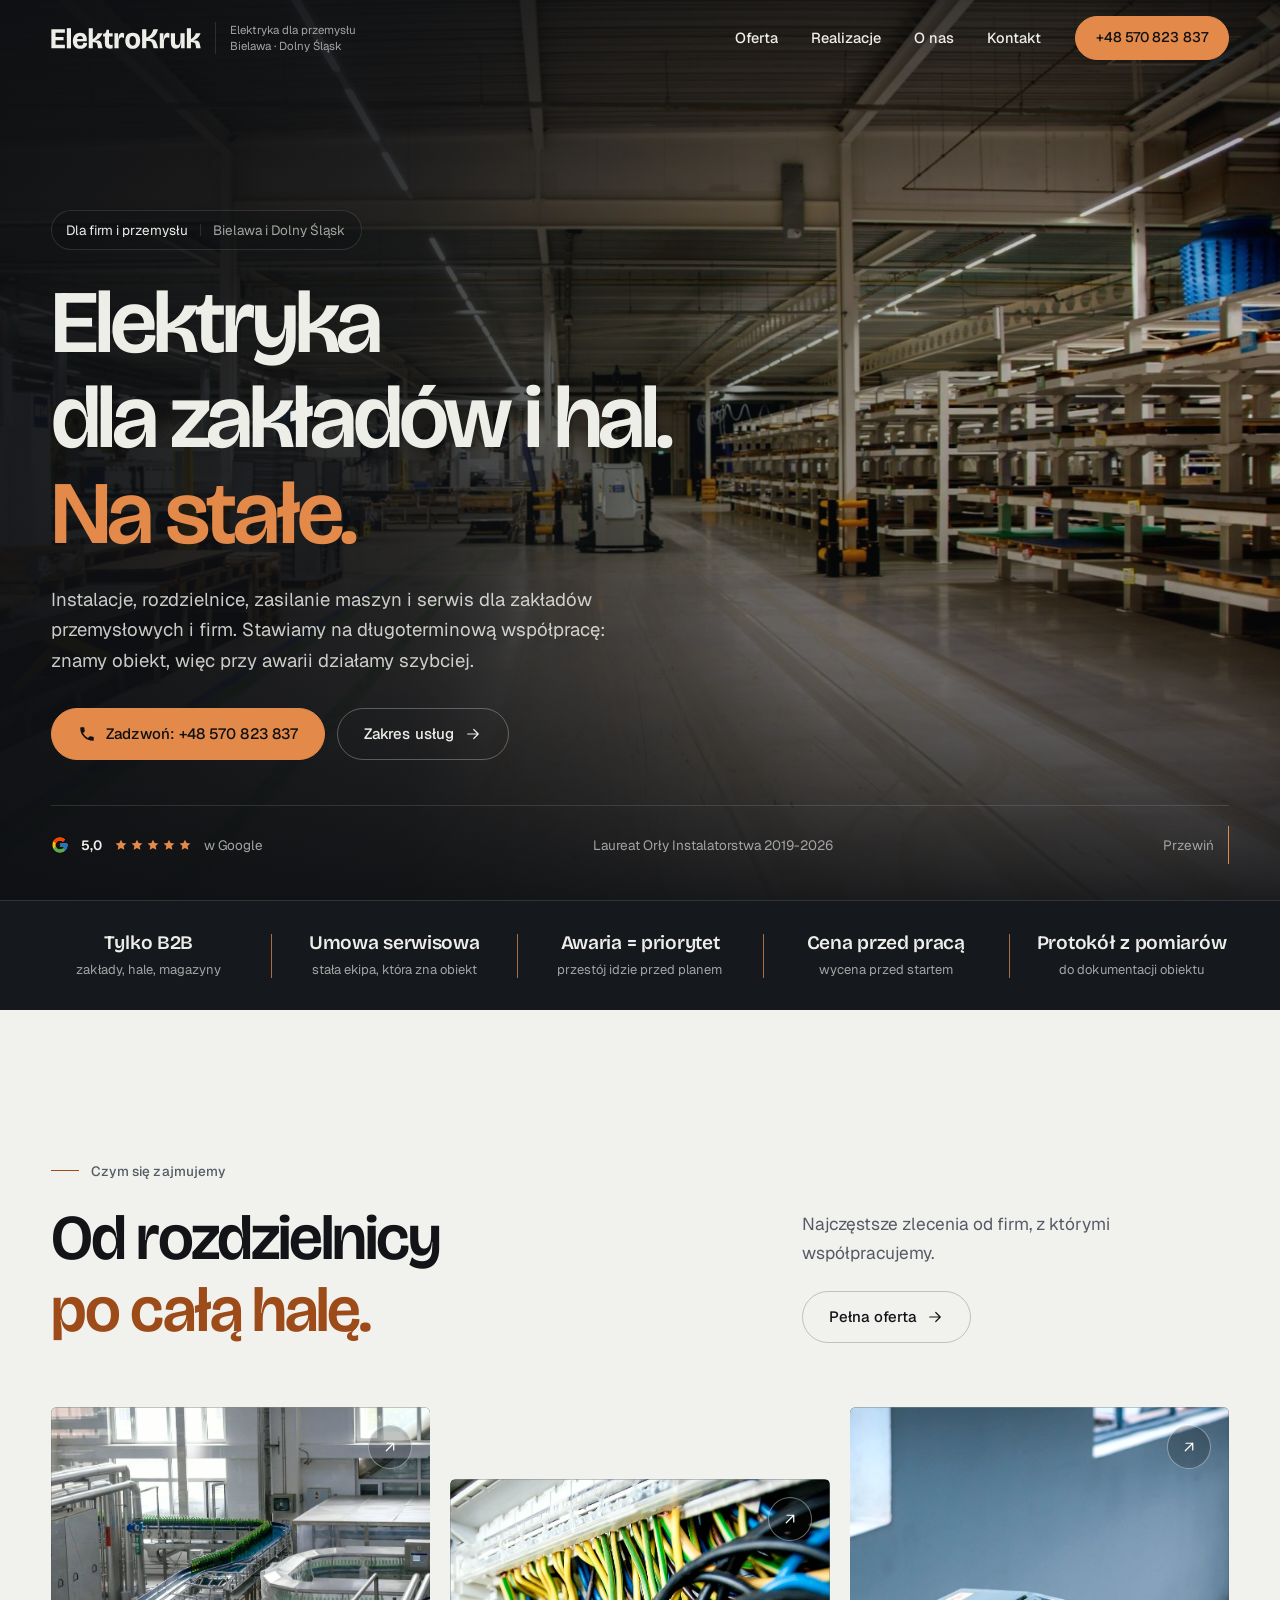
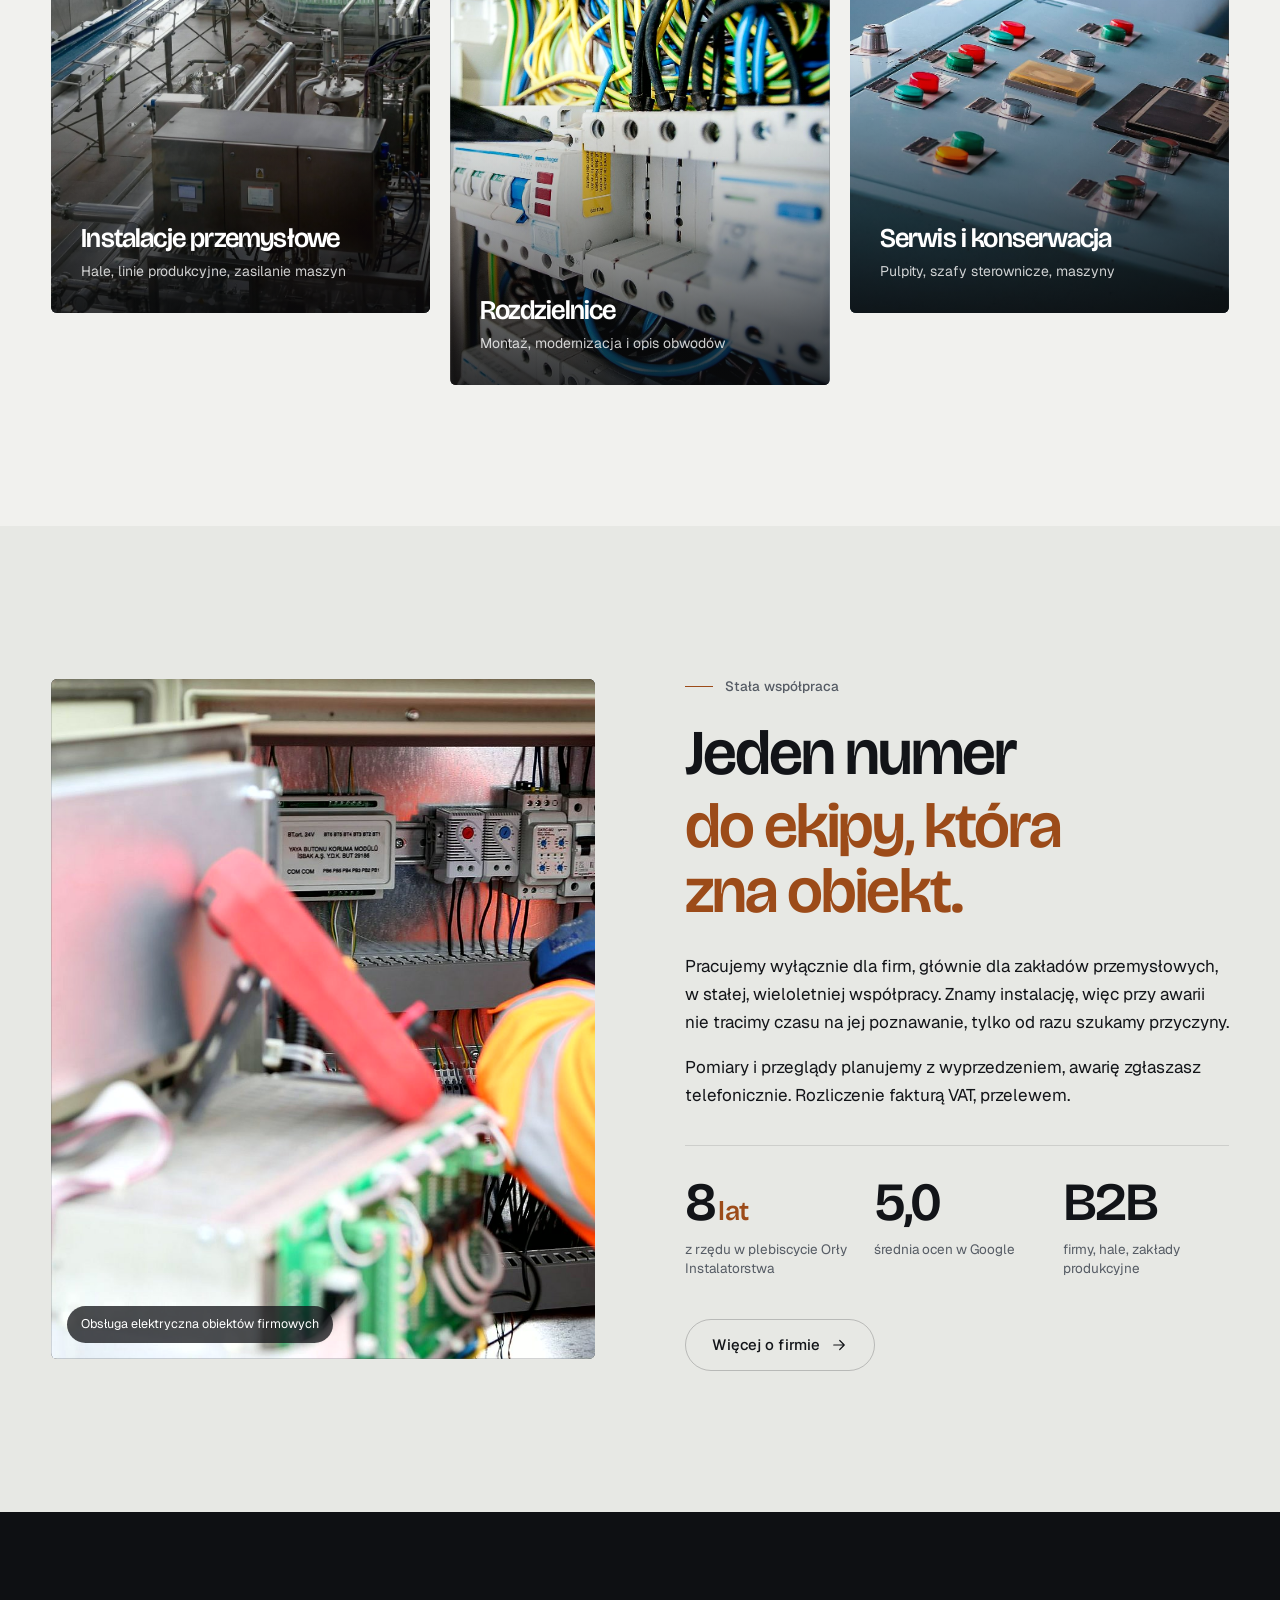
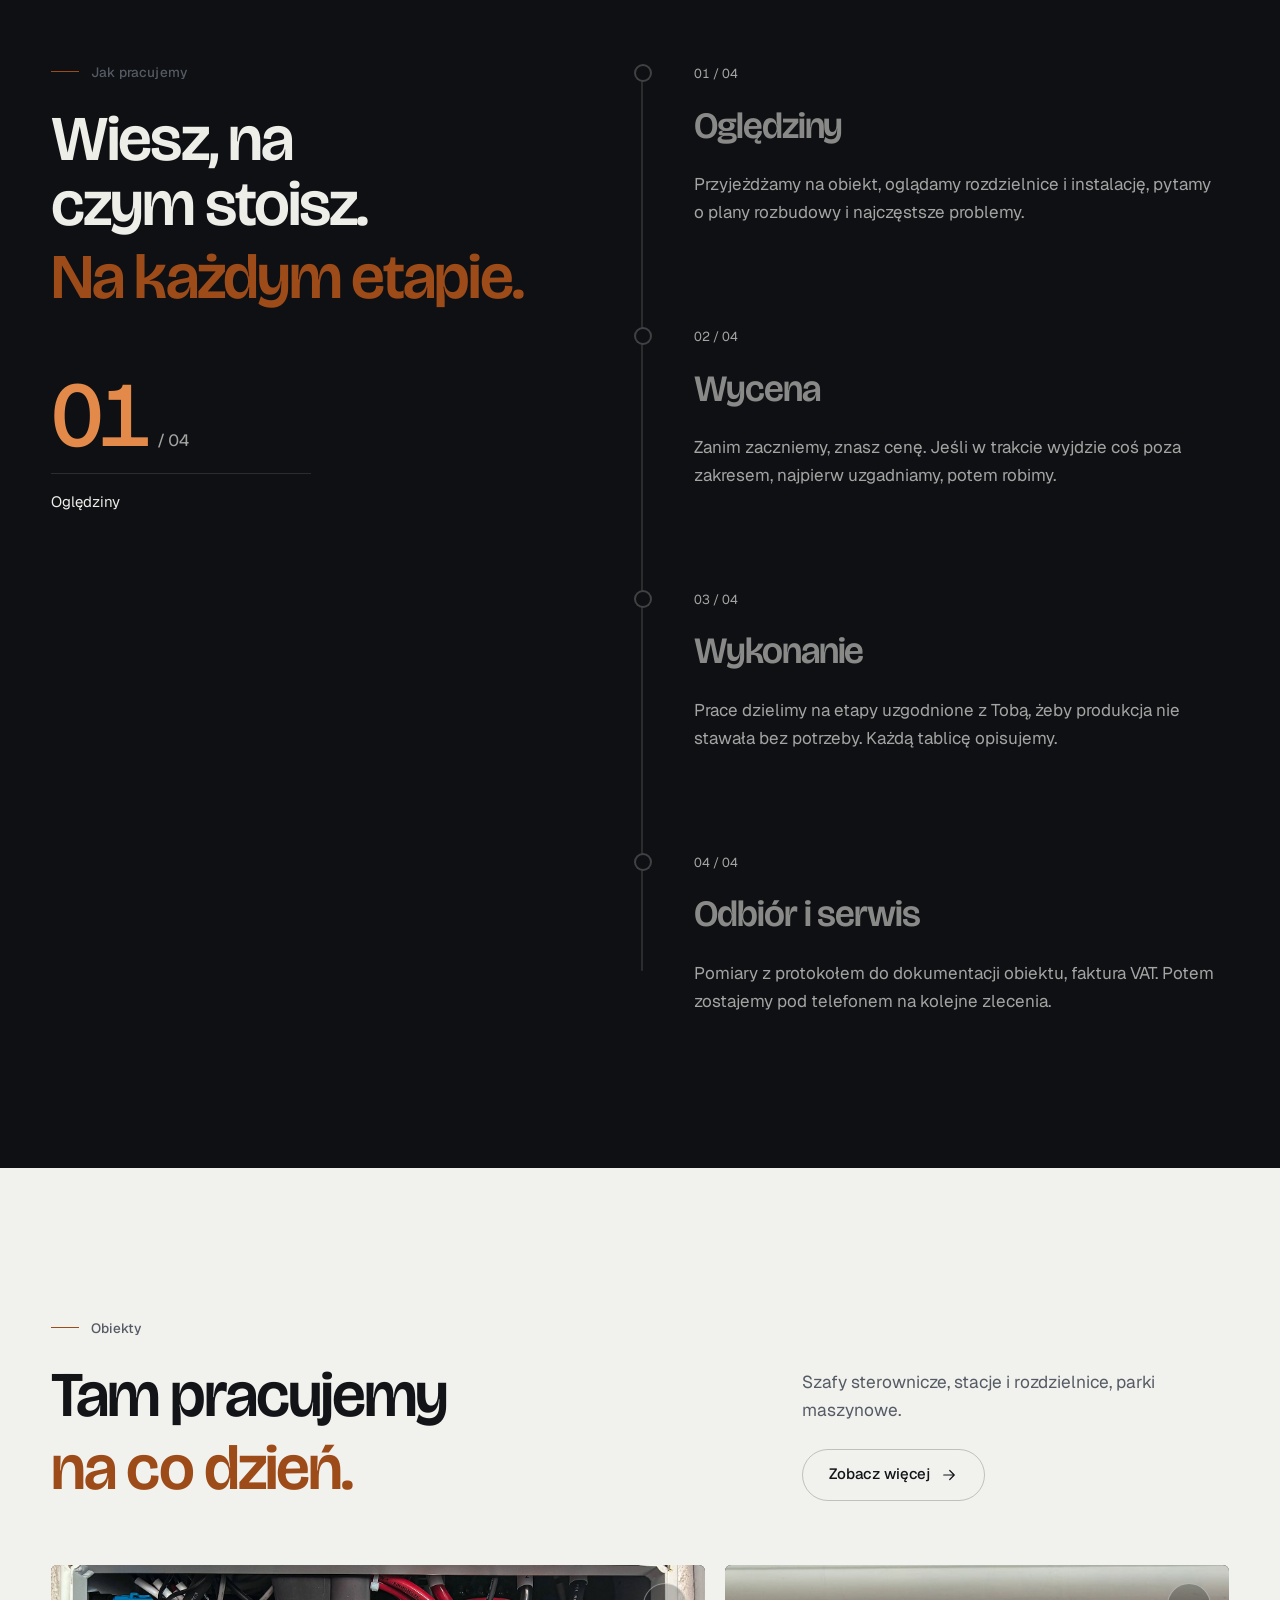
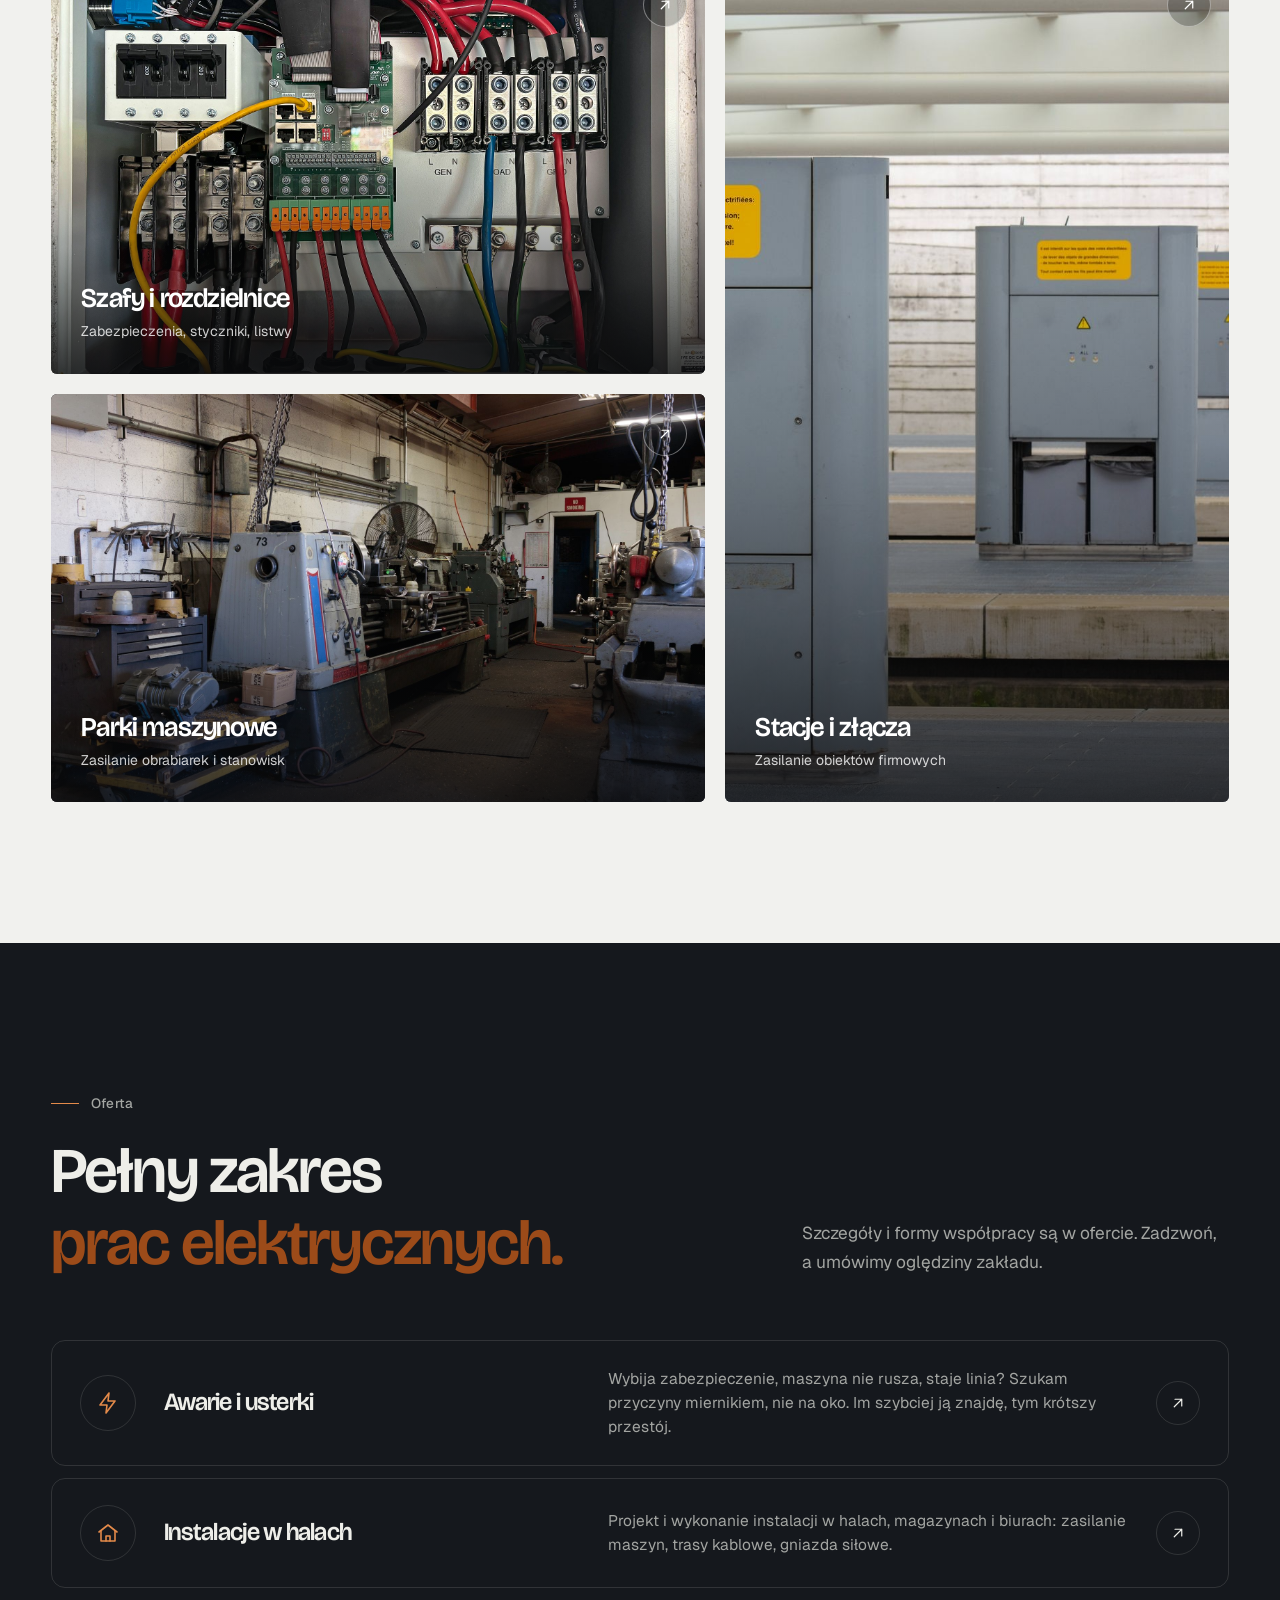
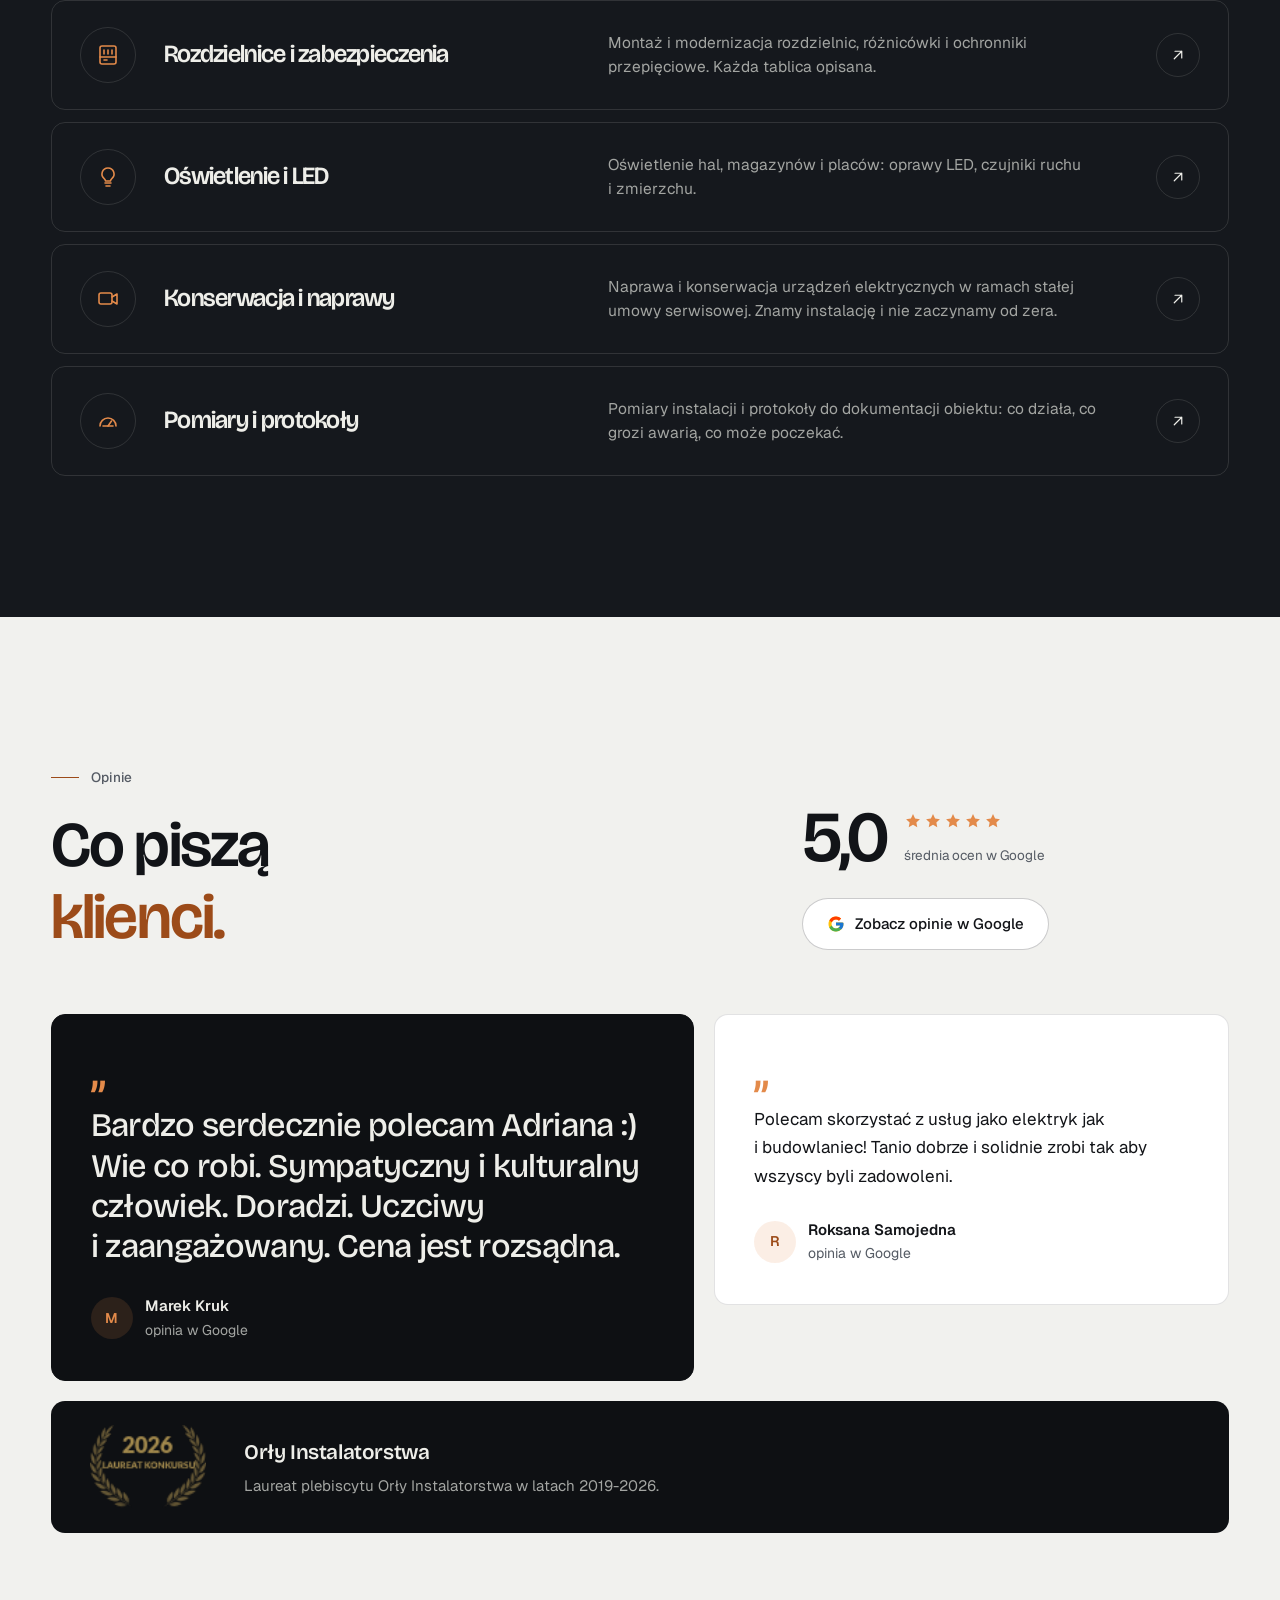
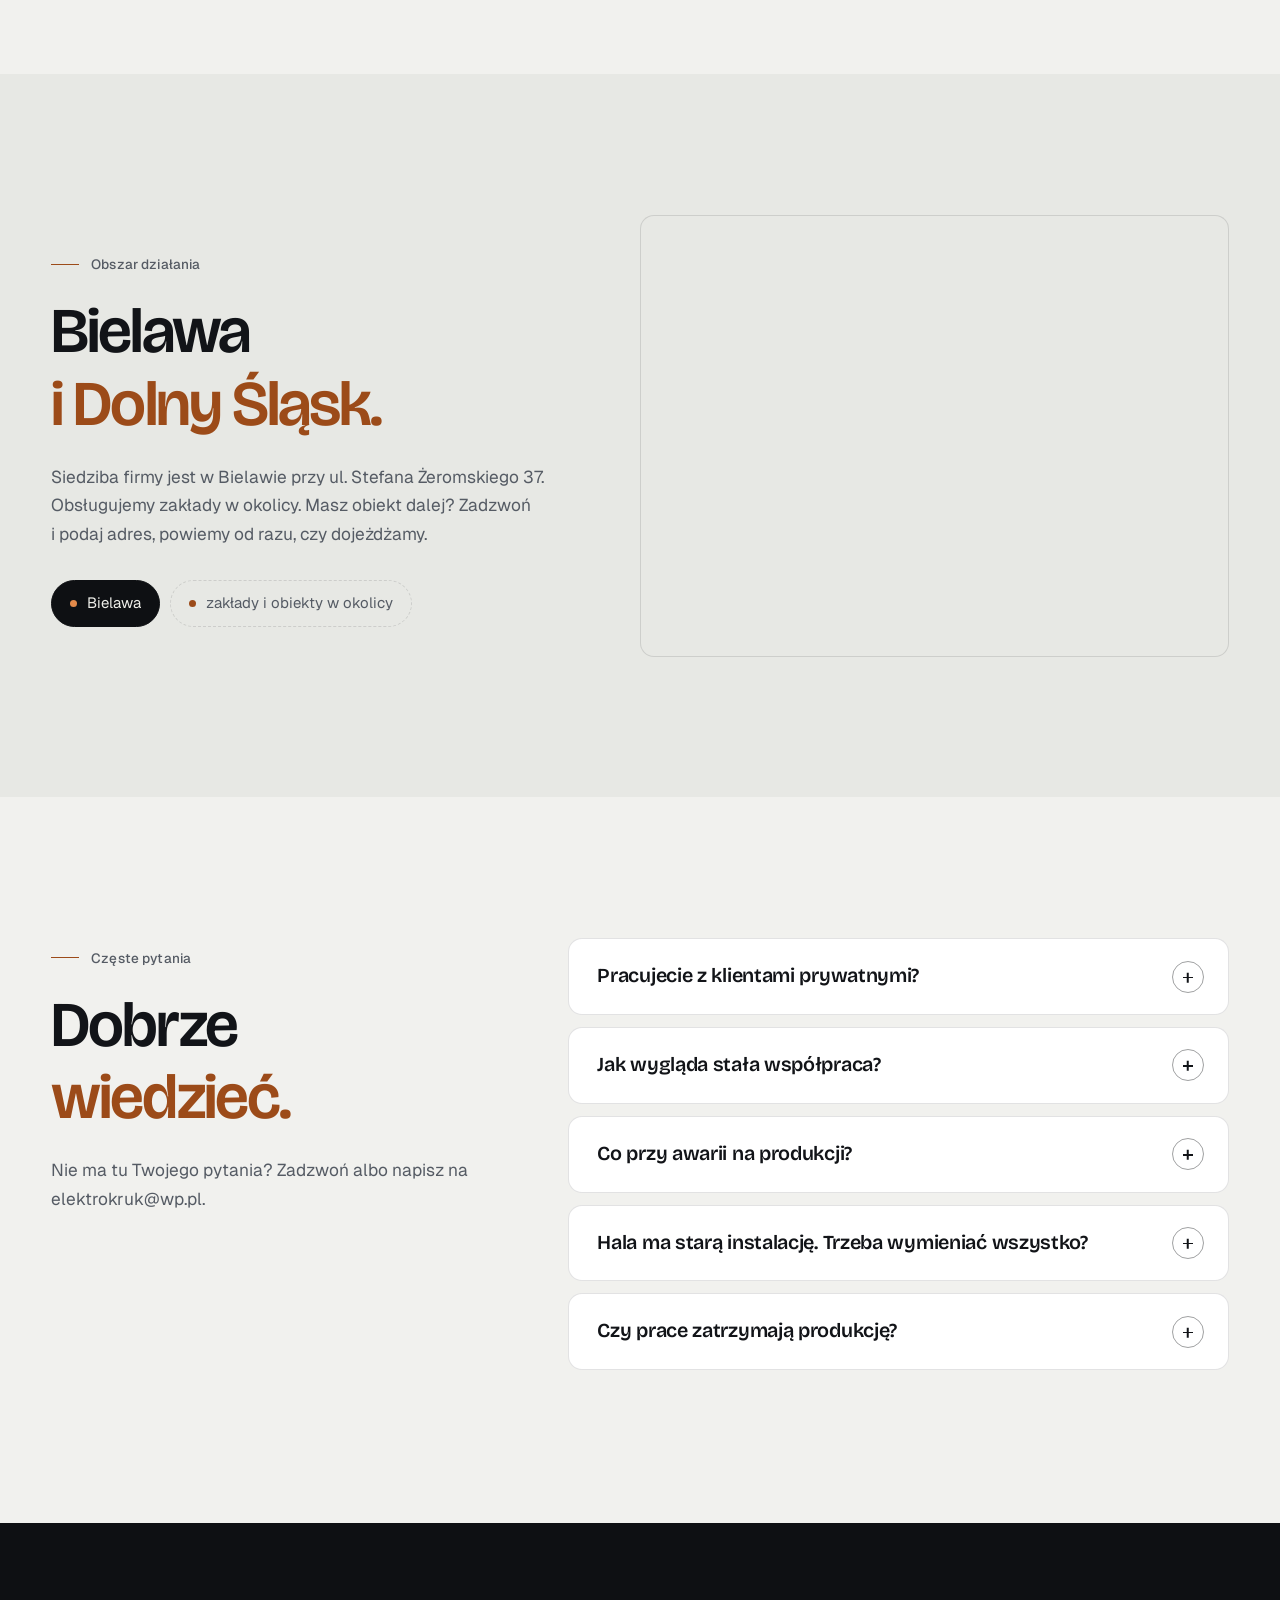
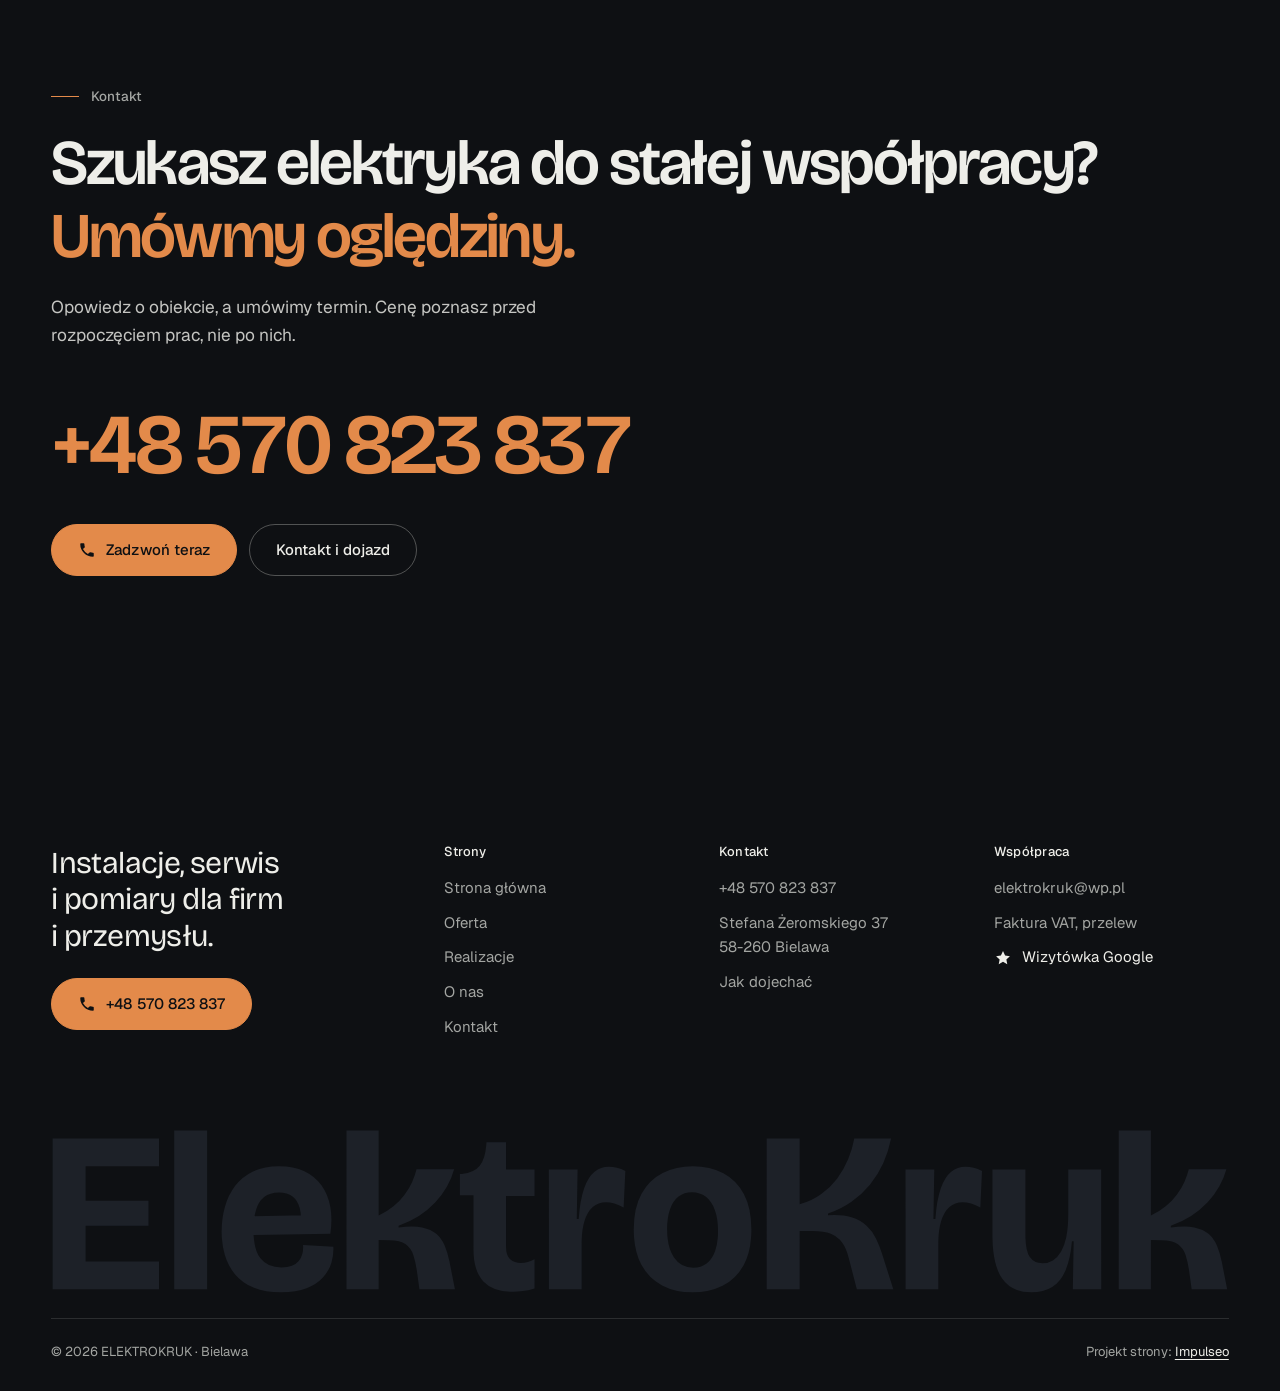
<file: index.html>
<!DOCTYPE html>
<html lang="pl">
<head>
<meta charset="UTF-8">
<meta name="viewport" content="width=device-width, initial-scale=1.0">
<title>ELEKTROKRUK - instalacje elektryczne dla firm i przemysłu | Bielawa</title>
<meta name="description" content="Elektryk dla firm i zakładów przemysłowych z Bielawy. Instalacje w halach, rozdzielnice, zasilanie maszyn, oświetlenie LED, pomiary z protokołem. Stała współpraca. Tel. +48 570 823 837.">
<link rel="canonical" href="https://impulseo-pl.github.io/elektrokruk/">
<meta name="robots" content="noindex, nofollow">
<meta name="theme-color" content="#0E1013">
<meta property="og:type" content="website">
<meta property="og:locale" content="pl_PL">
<meta property="og:site_name" content="ELEKTROKRUK">
<meta property="og:title" content="ELEKTROKRUK - instalacje elektryczne dla firm i przemysłu | Bielawa">
<meta property="og:description" content="Elektryk dla firm i zakładów przemysłowych z Bielawy. Instalacje w halach, rozdzielnice, zasilanie maszyn, oświetlenie LED, pomiary z protokołem. Stała współpraca. Tel. +48 570 823 837.">
<meta property="og:url" content="https://impulseo-pl.github.io/elektrokruk/">
<meta property="og:image" content="https://impulseo-pl.github.io/elektrokruk/img/og.jpg">
<meta property="og:image:width" content="1200">
<meta property="og:image:height" content="630">
<meta name="twitter:card" content="summary_large_image">
<script type="application/ld+json">{"@context": "https://schema.org", "@type": "Electrician", "name": "ELEKTROKRUK", "url": "https://impulseo-pl.github.io/elektrokruk/", "telephone": "+48570823837", "email": "elektrokruk@wp.pl", "image": "https://impulseo-pl.github.io/elektrokruk/img/og.jpg", "address": {"@type": "PostalAddress", "streetAddress": "Stefana Żeromskiego 37", "postalCode": "58-260", "addressLocality": "Bielawa", "addressCountry": "PL"}, "geo": {"@type": "GeoCoordinates", "latitude": 50.6931785, "longitude": 16.6247631}, "areaServed": "Dolny Śląsk", "aggregateRating": {"@type": "AggregateRating", "ratingValue": "5.0", "reviewCount": "2"}, "sameAs": ["https://maps.google.com/?cid=15804506699159019590"]}</script>
<script>(function(){var d=document.documentElement;d.classList.add('js');try{if(!window.matchMedia('(prefers-reduced-motion: reduce)').matches)d.classList.add('anim');}catch(e){}setTimeout(function(){if(!d.classList.contains('anim-ok'))d.classList.remove('anim');},3500);})();</script>
<script>(function(){try{var d=document.documentElement,q=/[?&]intro/.test(location.search);if(!q&&window.matchMedia&&matchMedia('(prefers-reduced-motion: reduce)').matches)return;if(!q&&sessionStorage.getItem('ekruk_intro'))return;sessionStorage.setItem('ekruk_intro','1');d.classList.add('intro-on');setTimeout(function(){d.classList.remove('intro-on','intro-gra','intro-out');d.classList.add('hero-go')},4600);}catch(e){}})();</script>
<link rel="preload" as="image" href="img/hero.jpg" fetchpriority="high">
<link rel="preconnect" href="https://fonts.googleapis.com">
<link rel="preconnect" href="https://fonts.gstatic.com" crossorigin>
<link href="https://fonts.googleapis.com/css2?family=Bricolage+Grotesque:opsz,wght@12..96,400..700&family=Geist:wght@400..600&display=swap" rel="stylesheet">
<link rel="stylesheet" href="assets/styles.css?v=20261001c">
<script src="assets/lenis.min.js?v=1.1.20" defer></script>
<script src="assets/main.js?v=20261001c" defer></script>
</head>
<body>
<a class="skip" href="#tresc">Przejdź do treści</a>
<header class="site-head">
<div class="intro" aria-hidden="true"><span class="intro-line"><i></i></span><span class="intro-meta">elektryka dla firm i przemysłu · Bielawa</span></div><div class="head-in">
  <a class="brand" href="index.html" aria-label="ELEKTROKRUK - strona główna">
    <span class="znak"><svg class="wm" viewBox="36 -702 5160 724" role="img" aria-label="ELEKTROKRUK"><path pathLength="1" style="--i:0" d="M43.0 0.0V-660.0H187.5V0.0ZM146.2 0.0V-121.3H509.2V0.0ZM146.2 -278.0V-387.7H463.0V-278.0ZM146.2 -538.7V-660.0H509.2V-538.7Z"/><path pathLength="1" style="--i:1" d="M575.7 0.0V-695.0H720.0V0.0Z"/><path pathLength="1" style="--i:2" d="M1044.0 13.8Q972.5 13.8 923.1 -7.1Q873.7 -28.0 842.7 -64.9Q811.7 -101.8 797.6 -150.0Q783.5 -198.2 783.5 -252.8Q783.5 -309.8 798.1 -361.4Q812.7 -413.0 843.0 -452.9Q873.3 -492.8 920.9 -515.9Q968.5 -539.0 1034.5 -539.0Q1099.2 -539.0 1146.1 -516.7Q1193.0 -494.3 1221.7 -454.1Q1250.5 -413.8 1260.0 -360.2Q1269.5 -306.5 1260.0 -243.2L873.3 -237.0V-318.5L1150.3 -323.7L1129.7 -276.5Q1134.7 -323.3 1125.7 -356.2Q1116.7 -389.0 1094.4 -406.5Q1072.2 -424.0 1034.5 -424.0Q994.5 -424.0 969.7 -403.6Q944.8 -383.2 933.9 -346.3Q923.0 -309.3 923.0 -259.7Q923.0 -175.5 953.6 -135.2Q984.2 -95.0 1045.5 -95.0Q1073.3 -95.0 1091.8 -102.6Q1110.3 -110.2 1121.6 -123.7Q1132.8 -137.3 1137.3 -155.3Q1141.7 -173.3 1140.5 -194.0L1273.0 -186.3Q1275.3 -151.0 1264.7 -115.7Q1254.0 -80.5 1227.4 -51.3Q1200.8 -22.2 1155.7 -4.2Q1110.5 13.8 1044.0 13.8Z"/><path pathLength="1" style="--i:3" d="M1330.7 0.0V-695.0H1471.7V-322.7Q1508.3 -339.5 1536.5 -363.0Q1564.7 -386.5 1585.2 -414.1Q1605.7 -441.7 1618.4 -470.2Q1631.2 -498.7 1637.7 -525.3H1802.5Q1792.2 -486.8 1771.2 -449.7Q1750.3 -412.5 1719.3 -379.7Q1688.3 -346.8 1647.9 -320.7Q1607.5 -294.7 1559.0 -278.3V-270.3Q1621.5 -279.2 1661.7 -270.8Q1701.8 -262.5 1725.4 -241.5Q1749.0 -220.5 1761.8 -189.7Q1774.7 -158.8 1782.0 -121.8L1806.0 0.0H1650.2L1638.2 -86.0Q1633.0 -121.3 1623.5 -150.4Q1614.0 -179.5 1590.2 -197.2Q1566.3 -214.8 1518.0 -215.0L1471.7 -215.2V0.0Z"/><path pathLength="1" style="--i:4" d="M2061.0 11.3Q1973.8 11.3 1930.5 -34.1Q1887.2 -79.5 1887.2 -173.5V-411.3H1827.5V-504.8H1836.3Q1891.3 -511.5 1914.6 -541.0Q1937.8 -570.5 1943.0 -630.0L1944.2 -643.5H2029.8V-525.0H2154.7V-408.0H2029.8V-186.0Q2029.8 -147.7 2048.2 -131.0Q2066.7 -114.3 2094.8 -114.3Q2109.7 -114.3 2125.6 -118.7Q2141.5 -123.0 2154.7 -131.0V-3.2Q2126.0 5.5 2102.9 8.4Q2079.8 11.3 2061.0 11.3Z"/><path pathLength="1" style="--i:5" d="M2217.7 0.0V-276.5L2217.3 -525.0H2343.5L2339.8 -307.5H2348.2Q2354.2 -392.3 2372.1 -442.6Q2390.0 -492.8 2417.7 -514.8Q2445.3 -536.8 2480.2 -536.8Q2497.3 -536.8 2515.9 -532.2Q2534.5 -527.7 2552.7 -517.7L2545.2 -358.5Q2524.7 -370.2 2505.0 -375.8Q2485.3 -381.3 2467.7 -381.3Q2433.7 -381.3 2409.9 -360.3Q2386.2 -339.3 2373.7 -298.7Q2361.2 -258.0 2361.2 -199.8V0.0Z"/><path pathLength="1" style="--i:6" d="M2846.7 13.8Q2772.0 13.8 2713.7 -16.6Q2655.3 -47.0 2622.4 -108.2Q2589.5 -169.5 2589.5 -261.8Q2589.5 -357.2 2623.6 -418.3Q2657.7 -479.5 2716.2 -509.2Q2774.7 -539.0 2848.2 -539.0Q2924.3 -539.0 2982.2 -508.4Q3040.0 -477.8 3072.5 -416.5Q3105.0 -355.2 3105.0 -262.0Q3105.0 -166.5 3071.1 -105.4Q3037.2 -44.3 2978.7 -15.3Q2920.2 13.8 2846.7 13.8ZM2849.8 -94.3Q2884.8 -94.3 2909.0 -113.0Q2933.2 -131.7 2946.0 -167.7Q2958.8 -203.8 2958.8 -254.2Q2958.8 -308.7 2945.1 -346.4Q2931.3 -384.2 2905.8 -404.6Q2880.2 -425.0 2844.2 -425.0Q2810.0 -425.0 2785.7 -406.0Q2761.5 -387.0 2748.6 -350.7Q2735.7 -314.3 2735.7 -263.5Q2735.7 -183.7 2765.9 -139.0Q2796.2 -94.3 2849.8 -94.3Z"/><path pathLength="1" style="--i:7" d="M3172.0 0.0V-660.0H3316.5V-371.8Q3369.0 -386.0 3409.9 -415.6Q3450.8 -445.2 3480.4 -484.5Q3510.0 -523.8 3528.8 -569.2Q3547.7 -614.5 3555.8 -660.0H3717.2Q3706.0 -603.0 3682.8 -551.8Q3659.7 -500.7 3624.5 -458.1Q3589.3 -415.5 3543.5 -383.2Q3497.7 -350.8 3440.8 -331.5V-323.7Q3502.3 -327.7 3543.2 -314.8Q3584.0 -302.0 3609.8 -277.8Q3635.7 -253.7 3650.9 -222.5Q3666.2 -191.3 3676.5 -158.5L3727.0 0.0H3567.0L3531.2 -138.3Q3521.0 -179.0 3502.4 -204.8Q3483.8 -230.7 3453.3 -242.7Q3422.8 -254.7 3374.2 -254.7H3316.5V0.0Z"/><path pathLength="1" style="--i:8" d="M3780.7 0.0V-276.5L3780.3 -525.0H3906.5L3902.8 -307.5H3911.2Q3917.2 -392.3 3935.1 -442.6Q3953.0 -492.8 3980.7 -514.8Q4008.3 -536.8 4043.2 -536.8Q4060.3 -536.8 4078.9 -532.2Q4097.5 -527.7 4115.7 -517.7L4108.2 -358.5Q4087.7 -370.2 4068.0 -375.8Q4048.3 -381.3 4030.7 -381.3Q3996.7 -381.3 3972.9 -360.3Q3949.2 -339.3 3936.7 -298.7Q3924.2 -258.0 3924.2 -199.8V0.0Z"/><path pathLength="1" style="--i:9" d="M4331.8 13.8Q4244.5 13.8 4202.9 -47.7Q4161.3 -109.2 4161.3 -236.8V-525.0H4305.8V-238.5Q4305.8 -170.0 4324.4 -141.7Q4343.0 -113.5 4380.5 -113.5Q4405.8 -113.5 4426.5 -126.2Q4447.2 -139.0 4462.3 -165.1Q4477.5 -191.2 4485.5 -232.1Q4493.5 -273.0 4493.5 -330.3V-525.0H4637.8V-244.5L4638.2 0.0H4513.5L4517.2 -209.7H4509.8Q4503.0 -131.5 4481.6 -82.3Q4460.2 -33.0 4423.1 -9.6Q4386.0 13.8 4331.8 13.8Z"/><path pathLength="1" style="--i:10" d="M4714.7 0.0V-695.0H4855.7V-322.7Q4892.3 -339.5 4920.5 -363.0Q4948.7 -386.5 4969.2 -414.1Q4989.7 -441.7 5002.4 -470.2Q5015.2 -498.7 5021.7 -525.3H5186.5Q5176.2 -486.8 5155.2 -449.7Q5134.3 -412.5 5103.3 -379.7Q5072.3 -346.8 5031.9 -320.7Q4991.5 -294.7 4943.0 -278.3V-270.3Q5005.5 -279.2 5045.7 -270.8Q5085.8 -262.5 5109.4 -241.5Q5133.0 -220.5 5145.8 -189.7Q5158.7 -158.8 5166.0 -121.8L5190.0 0.0H5034.2L5022.2 -86.0Q5017.0 -121.3 5007.5 -150.4Q4998.0 -179.5 4974.2 -197.2Q4950.3 -214.8 4902.0 -215.0L4855.7 -215.2V0.0Z"/></svg></span>
    <span class="brand-sub">Elektryka dla przemysłu<br>Bielawa · Dolny Śląsk</span>
  </a>
  <nav class="nav-links" aria-label="Menu główne">
    <a class="nl" href="oferta.html">Oferta</a><a class="nl" href="realizacje.html">Realizacje</a><a class="nl" href="o-nas.html">O&nbsp;nas</a><a class="nl" href="kontakt.html">Kontakt</a>
    <a class="btn btn-copper nav-cta" href="tel:+48570823837">+48 570 823 837</a>
  </nav>
  <button class="burger" type="button" aria-label="Otwórz menu" aria-expanded="false" aria-controls="mnav"><span></span><span></span></button>
</div>
</header>
<script>(function(){var d=document.documentElement;if(!d.classList.contains('intro-on'))return;
var wyszlo=false,koniec=false,t0=Date.now();
function heroGotowe(){var im=document.querySelector('.hero-media img');return !!(im&&im.complete&&im.naturalWidth>0);}
function sprzataj(){if(koniec)return;koniec=true;d.classList.add('hero-go');d.classList.remove('intro-on','intro-gra','intro-out');
['--i-w','--i-h','--i-px','--i-py','--i-zmniejsz','--i-baza-w','--i-baza-h'].forEach(function(k){d.style.removeProperty(k);});
try{document.dispatchEvent(new Event('wejscie:koniec'));}catch(e){}}
function wyjdz(){if(wyszlo||koniec)return;wyszlo=true;d.classList.add('intro-out');setTimeout(function(){d.classList.add('hero-go');},240);setTimeout(sprzataj,880);}
function moze(){if(wyszlo||koniec)return;var t=Date.now()-t0;if(t>=1240&&(heroGotowe()||t>=1700))wyjdz();else setTimeout(moze,60);}
try{var znak=document.querySelector('.brand .znak'),wm=znak&&znak.querySelector('.wm');if(!wm){sprzataj();return;}
znak.classList.add('mierze');var r=wm.getBoundingClientRect();znak.classList.remove('mierze');
if(!r.width||!r.height){sprzataj();return;}
var W=window.innerWidth,H=window.innerHeight,cel=W<680?Math.min(W*0.66,300):Math.min(W*0.34,520);cel=Math.max(r.width,cel);
var u=function(k,v){d.style.setProperty(k,v);};
u('--i-w',Math.round(cel)+'px');u('--i-h',Math.round(cel*r.height/r.width)+'px');u('--i-zmniejsz',(r.width/cel).toFixed(4));
u('--i-px',Math.round(r.left+r.width/2-W/2)+'px');u('--i-py',Math.round(r.top+r.height/2-H/2)+'px');
u('--i-baza-w',Math.round(r.width)+'px');u('--i-baza-h',Math.round(r.height)+'px');
requestAnimationFrame(function(){requestAnimationFrame(function(){d.classList.add('intro-gra');t0=Date.now();moze();});});
['wheel','touchstart','keydown','pointerdown'].forEach(function(ev){window.addEventListener(ev,function(){sprzataj();},{once:true,passive:true});});
setTimeout(sprzataj,3900);
}catch(e){sprzataj();}})();</script>
<div class="mnav" id="mnav">
  <div class="mnav-in">
    <a class="ml" href="index.html" aria-current="page">Strona główna</a><a class="ml" href="oferta.html">Oferta</a><a class="ml" href="realizacje.html">Realizacje</a><a class="ml" href="o-nas.html">O&nbsp;nas</a><a class="ml" href="kontakt.html">Kontakt</a>
    <div class="mnav-foot">
      <span>Stała obsługa elektryczna zakładów i&nbsp;obiektów firmowych</span>
      <a class="btn btn-copper" href="tel:+48570823837"><svg class="ico" width="16" height="16" viewBox="0 0 24 24" fill="none" aria-hidden="true"><path d="M6.6 10.8a15.5 15.5 0 0 0 6.6 6.6l2.2-2.2a1 1 0 0 1 1-.24 11.4 11.4 0 0 0 3.6.58 1 1 0 0 1 1 1V20a1 1 0 0 1-1 1A17 17 0 0 1 3 4a1 1 0 0 1 1-1h3.5a1 1 0 0 1 1 1c0 1.25.2 2.46.58 3.6a1 1 0 0 1-.25 1l-2.23 2.2Z" fill="currentColor"/></svg>+48 570 823 837</a>
    </div>
  </div>
</div>

<main id="tresc">

<section class="hero">
  <div class="hero-media"><img src="img/hero.jpg" alt="Hala produkcyjna z liniowym oświetleniem LED pod stropem" width="1830" height="1200" decoding="async" fetchpriority="high"></div>
  <div class="hero-in">
    <p class="hero-tag up" style="--d:0">Dla firm i&nbsp;przemysłu<span class="sep" aria-hidden="true"></span><span class="muted">Bielawa i&nbsp;Dolny Śląsk</span></p>
    <h1><span class="ln"><span class="ln-i" style="--k:0">Elektryka</span></span><span class="ln"><span class="ln-i" style="--k:1">dla zakładów i&nbsp;hal.</span></span><span class="ln"><span class="ln-i" style="--k:2"><em>Na stałe.</em></span></span></h1>
    <p class="hero-lead up" style="--d:380">Instalacje, rozdzielnice, zasilanie maszyn i&nbsp;serwis dla zakładów przemysłowych i&nbsp;firm. Stawiamy na długoterminową współpracę: znamy obiekt, więc przy awarii działamy szybciej.</p>
    <div class="hero-ctas up" style="--d:500">
      <a class="btn btn-copper" href="tel:+48570823837"><svg class="ico" width="16" height="16" viewBox="0 0 24 24" fill="none" aria-hidden="true"><path d="M6.6 10.8a15.5 15.5 0 0 0 6.6 6.6l2.2-2.2a1 1 0 0 1 1-.24 11.4 11.4 0 0 0 3.6.58 1 1 0 0 1 1 1V20a1 1 0 0 1-1 1A17 17 0 0 1 3 4a1 1 0 0 1 1-1h3.5a1 1 0 0 1 1 1c0 1.25.2 2.46.58 3.6a1 1 0 0 1-.25 1l-2.23 2.2Z" fill="currentColor"/></svg>Zadzwoń: +48 570 823 837</a>
      <a class="btn btn-ghost" href="oferta.html">Zakres usług<svg class="ico arr" width="18" height="18" viewBox="0 0 24 24" fill="none" stroke="currentColor" stroke-width="1.6" stroke-linecap="round" stroke-linejoin="round" aria-hidden="true"><path d="M5 12h14M13 6l6 6-6 6"/></svg></a>
    </div>
    <div class="hero-foot up" style="--d:640">
      <span class="rate"><svg class="g-logo" viewBox="0 0 48 48" aria-hidden="true"><path fill="#FFC107" d="M43.6 20.5H42V20H24v8h11.3C33.7 32.7 29.2 36 24 36c-6.6 0-12-5.4-12-12s5.4-12 12-12c3.1 0 5.8 1.2 7.9 3.1l5.7-5.7C34 6.1 29.3 4 24 4 12.9 4 4 12.9 4 24s8.9 20 20 20 20-8.9 20-20c0-1.3-.1-2.4-.4-3.5z"/><path fill="#FF3D00" d="m6.3 14.7 6.6 4.8C14.7 15.1 19 12 24 12c3.1 0 5.8 1.2 7.9 3.1l5.7-5.7C34 6.1 29.3 4 24 4 16.3 4 9.7 8.3 6.3 14.7z"/><path fill="#4CAF50" d="M24 44c5.2 0 9.9-2 13.4-5.2l-6.2-5.2A11.9 11.9 0 0 1 24 36c-5.2 0-9.6-3.3-11.3-7.9l-6.5 5C9.5 39.6 16.2 44 24 44z"/><path fill="#1976D2" d="M43.6 20.5H42V20H24v8h11.3a12 12 0 0 1-4.1 5.6l6.2 5.2C37 39.2 44 34 44 24c0-1.3-.1-2.4-.4-3.5z"/></svg><b>5,0</b><span class="stars" aria-label="Ocena 5 na 5"><svg viewBox="0 0 24 24" aria-hidden="true"><path fill="currentColor" d="M12 2.8l2.8 5.9 6.4.8-4.7 4.4 1.2 6.3L12 17.1l-5.7 3.1 1.2-6.3L2.8 9.5l6.4-.8z"/></svg><svg viewBox="0 0 24 24" aria-hidden="true"><path fill="currentColor" d="M12 2.8l2.8 5.9 6.4.8-4.7 4.4 1.2 6.3L12 17.1l-5.7 3.1 1.2-6.3L2.8 9.5l6.4-.8z"/></svg><svg viewBox="0 0 24 24" aria-hidden="true"><path fill="currentColor" d="M12 2.8l2.8 5.9 6.4.8-4.7 4.4 1.2 6.3L12 17.1l-5.7 3.1 1.2-6.3L2.8 9.5l6.4-.8z"/></svg><svg viewBox="0 0 24 24" aria-hidden="true"><path fill="currentColor" d="M12 2.8l2.8 5.9 6.4.8-4.7 4.4 1.2 6.3L12 17.1l-5.7 3.1 1.2-6.3L2.8 9.5l6.4-.8z"/></svg><svg viewBox="0 0 24 24" aria-hidden="true"><path fill="currentColor" d="M12 2.8l2.8 5.9 6.4.8-4.7 4.4 1.2 6.3L12 17.1l-5.7 3.1 1.2-6.3L2.8 9.5l6.4-.8z"/></svg></span><span>w&nbsp;Google</span></span>
      <span>Laureat Orły Instalatorstwa 2019-2026</span>
      <span class="cue" aria-hidden="true">Przewiń<span class="cue-line"><i></i></span></span>
    </div>
  </div>
</section>

<section class="strip" aria-label="Najważniejsze w skrócie">
  <div class="strip-in">
    <div class="strip-it"><div class="k">Tylko B2B</div><div class="v">zakłady, hale, magazyny</div></div>
    <div class="strip-it"><div class="k">Umowa serwisowa</div><div class="v">stała ekipa, która zna obiekt</div></div>
    <div class="strip-it"><div class="k">Awaria = priorytet</div><div class="v">przestój idzie przed planem</div></div>
    <div class="strip-it"><div class="k">Cena przed pracą</div><div class="v">wycena przed startem</div></div>
    <div class="strip-it"><div class="k">Protokół z&nbsp;pomiarów</div><div class="v">do dokumentacji obiektu</div></div>
  </div>
</section>

<section class="sec" id="uslugi">
  <div class="wrap">
    <div class="sec-head">
      <div>
        <p class="eyebrow rv">Czym się zajmujemy</p>
        <h2 class="h2 rv rv-h"><span class="ln"><span class="ln-i" style="--k:0">Od rozdzielnicy</span></span><span class="ln"><span class="ln-i" style="--k:1"><em>po całą halę.</em></span></span></h2>
      </div>
      <div class="side rv" style="--d:120">
        <p class="lead">Najczęstsze zlecenia od firm, z&nbsp;którymi współpracujemy.</p>
        <a class="btn btn-ghost" href="oferta.html">Pełna oferta<svg class="ico arr" width="18" height="18" viewBox="0 0 24 24" fill="none" stroke="currentColor" stroke-width="1.6" stroke-linecap="round" stroke-linejoin="round" aria-hidden="true"><path d="M5 12h14M13 6l6 6-6 6"/></svg></a>
      </div>
    </div>
    <div class="tiles-3">
      <a class="tile rv-img rv" style="--d:0" href="oferta.html#instalacje">
        <img src="img/g10.jpg" alt="Linia produkcyjna w zakładzie" width="1688" height="1258" decoding="async">
        <span class="go" aria-hidden="true"><svg class="ico" width="18" height="18" viewBox="0 0 24 24" fill="none" stroke="currentColor" stroke-width="1.6" stroke-linecap="round" stroke-linejoin="round" aria-hidden="true"><path d="M7 17 17 7M8 7h9v9"/></svg></span>
        <span class="tile-cap"><h3>Instalacje przemysłowe</h3><span>Hale, linie produkcyjne, zasilanie maszyn</span></span>
      </a><a class="tile rv-img rv" style="--d:120" href="oferta.html#rozdzielnice">
        <img src="img/g1.jpg" alt="Prace przy rozdzielnicy z zabezpieczeniami" width="1880" height="1251" decoding="async">
        <span class="go" aria-hidden="true"><svg class="ico" width="18" height="18" viewBox="0 0 24 24" fill="none" stroke="currentColor" stroke-width="1.6" stroke-linecap="round" stroke-linejoin="round" aria-hidden="true"><path d="M7 17 17 7M8 7h9v9"/></svg></span>
        <span class="tile-cap"><h3>Rozdzielnice</h3><span>Montaż, modernizacja i&nbsp;opis obwodów</span></span>
      </a><a class="tile rv-img rv" style="--d:240" href="oferta.html#konserwacja">
        <img src="img/g9.jpg" alt="Pulpit sterowniczy maszyny" width="1880" height="1253" decoding="async">
        <span class="go" aria-hidden="true"><svg class="ico" width="18" height="18" viewBox="0 0 24 24" fill="none" stroke="currentColor" stroke-width="1.6" stroke-linecap="round" stroke-linejoin="round" aria-hidden="true"><path d="M7 17 17 7M8 7h9v9"/></svg></span>
        <span class="tile-cap"><h3>Serwis i&nbsp;konserwacja</h3><span>Pulpity, szafy sterownicze, maszyny</span></span>
      </a>
    </div>
  </div>
</section>

<section class="sec paper-2">
  <div class="wrap about">
    <figure class="fig rv-img rv">
      <img src="img/about.jpg" alt="Elektryk przy pracy w rozdzielnicy" width="1880" height="1253" decoding="async" data-plx="36" style="height:112%;margin-top:-6%">
      <figcaption class="fig-tag">Obsługa elektryczna obiektów firmowych</figcaption>
    </figure>
    <div>
      <p class="eyebrow rv">Stała współpraca</p>
      <h2 class="h2 rv rv-h"><span class="ln"><span class="ln-i" style="--k:0">Jeden numer</span></span><span class="ln"><span class="ln-i" style="--k:1"><em>do ekipy, która zna obiekt.</em></span></span></h2>
      <p class="rv" style="--d:100;margin-top:28px">Pracujemy wyłącznie dla firm, głównie dla zakładów przemysłowych, w&nbsp;stałej, wieloletniej współpracy. Znamy instalację, więc przy awarii nie tracimy czasu na jej poznawanie, tylko od razu szukamy przyczyny.</p>
      <p class="rv" style="--d:160">Pomiary i&nbsp;przeglądy planujemy z&nbsp;wyprzedzeniem, awarię zgłaszasz telefonicznie. Rozliczenie fakturą VAT, przelewem.</p>
      <div class="stats rv" style="--d:200">
        <div class="stat"><b><span class="num" data-to="8">8</span><small>lat</small></b><span>z&nbsp;rzędu w&nbsp;plebiscycie Orły Instalatorstwa</span></div>
        <div class="stat"><b>5,0</b><span>średnia ocen w&nbsp;Google</span></div>
        <div class="stat"><b>B2B</b><span>firmy, hale, zakłady produkcyjne</span></div>
      </div>
      <a class="btn btn-ghost" rv" style="--d:240 href="o-nas.html">Więcej o&nbsp;firmie<svg class="ico arr" width="18" height="18" viewBox="0 0 24 24" fill="none" stroke="currentColor" stroke-width="1.6" stroke-linecap="round" stroke-linejoin="round" aria-hidden="true"><path d="M5 12h14M13 6l6 6-6 6"/></svg></a>
    </div>
  </div>
</section>

<section class="proces proces-os sec">
  <div class="wrap proc-grid">
    <div class="proc-side">
      <p class="eyebrow rv">Jak pracujemy</p>
      <h2 class="h2 rv rv-h"><span class="ln"><span class="ln-i" style="--k:0">Wiesz, na czym stoisz.</span></span><span class="ln"><span class="ln-i" style="--k:1"><em>Na każdym etapie.</em></span></span></h2>
      <div class="proc-count rv" style="--d:160" aria-hidden="true"><b>01</b><span>/ 04</span></div>
      <p class="proc-now rv" style="--d:200" aria-hidden="true">Oględziny</p>
    </div>
    <div class="proc-steps">
      <span class="wire" aria-hidden="true"><i></i></span>
      <ol class="proc-ol"><li class="step" data-nazwa="Oględziny">
          <span class="no">01 / 04</span>
          <h3>Oględziny</h3>
          <p>Przyjeżdżamy na obiekt, oglądamy rozdzielnice i&nbsp;instalację, pytamy o&nbsp;plany rozbudowy i&nbsp;najczęstsze problemy.</p>
        </li><li class="step" data-nazwa="Wycena">
          <span class="no">02 / 04</span>
          <h3>Wycena</h3>
          <p>Zanim zaczniemy, znasz cenę. Jeśli w&nbsp;trakcie wyjdzie coś poza zakresem, najpierw uzgadniamy, potem robimy.</p>
        </li><li class="step" data-nazwa="Wykonanie">
          <span class="no">03 / 04</span>
          <h3>Wykonanie</h3>
          <p>Prace dzielimy na etapy uzgodnione z&nbsp;Tobą, żeby produkcja nie stawała bez potrzeby. Każdą tablicę opisujemy.</p>
        </li><li class="step" data-nazwa="Odbiór i serwis">
          <span class="no">04 / 04</span>
          <h3>Odbiór i&nbsp;serwis</h3>
          <p>Pomiary z&nbsp;protokołem do dokumentacji obiektu, faktura VAT. Potem zostajemy pod telefonem na kolejne zlecenia.</p>
        </li></ol>
    </div>
  </div>
</section>

<section class="sec">
  <div class="wrap">
    <div class="sec-head">
      <div>
        <p class="eyebrow rv">Obiekty</p>
        <h2 class="h2 rv rv-h"><span class="ln"><span class="ln-i" style="--k:0">Tam pracujemy</span></span><span class="ln"><span class="ln-i" style="--k:1"><em>na co dzień.</em></span></span></h2>
      </div>
      <div class="side rv" style="--d:120">
        <p class="lead">Szafy sterownicze, stacje i&nbsp;rozdzielnice, parki maszynowe.</p>
        <a class="btn btn-ghost" href="realizacje.html">Zobacz więcej<svg class="ico arr" width="18" height="18" viewBox="0 0 24 24" fill="none" stroke="currentColor" stroke-width="1.6" stroke-linecap="round" stroke-linejoin="round" aria-hidden="true"><path d="M5 12h14M13 6l6 6-6 6"/></svg></a>
      </div>
    </div>
    <div class="gal-3">
      <a class="tile rv-img rv" style="--d:0" href="realizacje.html">
        <img src="img/g6.jpg" alt="Wnętrze rozdzielnicy z zabezpieczeniami" width="1880" height="1357" loading="lazy" decoding="async">
        <span class="go" aria-hidden="true"><svg class="ico" width="18" height="18" viewBox="0 0 24 24" fill="none" stroke="currentColor" stroke-width="1.6" stroke-linecap="round" stroke-linejoin="round" aria-hidden="true"><path d="M7 17 17 7M8 7h9v9"/></svg></span>
        <span class="tile-cap"><h3>Szafy i&nbsp;rozdzielnice</h3><span>Zabezpieczenia, styczniki, listwy</span></span>
      </a><a class="tile rv-img rv" style="--d:120" href="realizacje.html">
        <img src="img/g13.jpg" alt="Szafy złączowe przy obiekcie" width="1880" height="1253" loading="lazy" decoding="async">
        <span class="go" aria-hidden="true"><svg class="ico" width="18" height="18" viewBox="0 0 24 24" fill="none" stroke="currentColor" stroke-width="1.6" stroke-linecap="round" stroke-linejoin="round" aria-hidden="true"><path d="M7 17 17 7M8 7h9v9"/></svg></span>
        <span class="tile-cap"><h3>Stacje i&nbsp;złącza</h3><span>Zasilanie obiektów firmowych</span></span>
      </a><a class="tile rv-img rv" style="--d:240" href="realizacje.html">
        <img src="img/g14.jpg" alt="Warsztat z obrabiarkami" width="1880" height="1253" loading="lazy" decoding="async">
        <span class="go" aria-hidden="true"><svg class="ico" width="18" height="18" viewBox="0 0 24 24" fill="none" stroke="currentColor" stroke-width="1.6" stroke-linecap="round" stroke-linejoin="round" aria-hidden="true"><path d="M7 17 17 7M8 7h9v9"/></svg></span>
        <span class="tile-cap"><h3>Parki maszynowe</h3><span>Zasilanie obrabiarek i&nbsp;stanowisk</span></span>
      </a>
    </div>
  </div>
</section>

<section class="sec dark-2" id="oferta">
  <div class="wrap">
    <div class="sec-head">
      <div>
        <p class="eyebrow rv">Oferta</p>
        <h2 class="h2 rv rv-h"><span class="ln"><span class="ln-i" style="--k:0">Pełny zakres</span></span><span class="ln"><span class="ln-i" style="--k:1"><em>prac elektrycznych.</em></span></span></h2>
      </div>
      <div class="side rv" style="--d:120">
        <p class="lead">Szczegóły i&nbsp;formy współpracy są w&nbsp;ofercie. Zadzwoń, a&nbsp;umówimy oględziny zakładu.</p>
      </div>
    </div>
    <div class="svc-list">
      <a class="card rv" style="--d:0" href="oferta.html#awarie">
        <span class="ic"><svg class="ico" width="24" height="24" viewBox="0 0 24 24" fill="none" stroke="currentColor" stroke-width="1.6" stroke-linecap="round" stroke-linejoin="round" aria-hidden="true"><path d="M13 2 4 14h7l-1 8 9-12h-7l1-8z"/></svg></span>
        <h3>Awarie i&nbsp;usterki</h3>
        <p>Wybija zabezpieczenie, maszyna nie rusza, staje linia? Szukam przyczyny miernikiem, nie na oko. Im szybciej ją znajdę, tym krótszy przestój.</p>
        <span class="go" aria-hidden="true"><svg class="ico" width="18" height="18" viewBox="0 0 24 24" fill="none" stroke="currentColor" stroke-width="1.6" stroke-linecap="round" stroke-linejoin="round" aria-hidden="true"><path d="M7 17 17 7M8 7h9v9"/></svg></span>
      </a><a class="card rv" style="--d:60" href="oferta.html#instalacje">
        <span class="ic"><svg class="ico" width="24" height="24" viewBox="0 0 24 24" fill="none" stroke="currentColor" stroke-width="1.6" stroke-linecap="round" stroke-linejoin="round" aria-hidden="true"><path d="M3 11 12 4l9 7"/><path d="M5 10v10h14V10"/><path d="M10 20v-5h4v5"/></svg></span>
        <h3>Instalacje w&nbsp;halach</h3>
        <p>Projekt i&nbsp;wykonanie instalacji w&nbsp;halach, magazynach i&nbsp;biurach: zasilanie maszyn, trasy kablowe, gniazda siłowe.</p>
        <span class="go" aria-hidden="true"><svg class="ico" width="18" height="18" viewBox="0 0 24 24" fill="none" stroke="currentColor" stroke-width="1.6" stroke-linecap="round" stroke-linejoin="round" aria-hidden="true"><path d="M7 17 17 7M8 7h9v9"/></svg></span>
      </a><a class="card rv" style="--d:120" href="oferta.html#rozdzielnice">
        <span class="ic"><svg class="ico" width="24" height="24" viewBox="0 0 24 24" fill="none" stroke="currentColor" stroke-width="1.6" stroke-linecap="round" stroke-linejoin="round" aria-hidden="true"><rect x="4" y="3" width="16" height="18" rx="2"/><path d="M8 7v4M12 7v4M16 7v4M4 14h16M8 17h3"/></svg></span>
        <h3>Rozdzielnice i&nbsp;zabezpieczenia</h3>
        <p>Montaż i&nbsp;modernizacja rozdzielnic, różnicówki i&nbsp;ochronniki przepięciowe. Każda tablica opisana.</p>
        <span class="go" aria-hidden="true"><svg class="ico" width="18" height="18" viewBox="0 0 24 24" fill="none" stroke="currentColor" stroke-width="1.6" stroke-linecap="round" stroke-linejoin="round" aria-hidden="true"><path d="M7 17 17 7M8 7h9v9"/></svg></span>
      </a><a class="card rv" style="--d:180" href="oferta.html#oswietlenie">
        <span class="ic"><svg class="ico" width="24" height="24" viewBox="0 0 24 24" fill="none" stroke="currentColor" stroke-width="1.6" stroke-linecap="round" stroke-linejoin="round" aria-hidden="true"><path d="M9 18h6M10 21h4"/><path d="M12 3a6 6 0 0 0-3.6 10.8c.6.5 1 1.2 1.1 2V16h5v-.2c.1-.8.5-1.5 1.1-2A6 6 0 0 0 12 3z"/></svg></span>
        <h3>Oświetlenie i&nbsp;LED</h3>
        <p>Oświetlenie hal, magazynów i&nbsp;placów: oprawy LED, czujniki ruchu i&nbsp;zmierzchu.</p>
        <span class="go" aria-hidden="true"><svg class="ico" width="18" height="18" viewBox="0 0 24 24" fill="none" stroke="currentColor" stroke-width="1.6" stroke-linecap="round" stroke-linejoin="round" aria-hidden="true"><path d="M7 17 17 7M8 7h9v9"/></svg></span>
      </a><a class="card rv" style="--d:240" href="oferta.html#konserwacja">
        <span class="ic"><svg class="ico" width="24" height="24" viewBox="0 0 24 24" fill="none" stroke="currentColor" stroke-width="1.6" stroke-linecap="round" stroke-linejoin="round" aria-hidden="true"><rect x="3" y="6" width="13" height="11" rx="2"/><path d="m16 10 5-3v10l-5-3"/></svg></span>
        <h3>Konserwacja i&nbsp;naprawy</h3>
        <p>Naprawa i&nbsp;konserwacja urządzeń elektrycznych w&nbsp;ramach stałej umowy serwisowej. Znamy instalację i&nbsp;nie zaczynamy od zera.</p>
        <span class="go" aria-hidden="true"><svg class="ico" width="18" height="18" viewBox="0 0 24 24" fill="none" stroke="currentColor" stroke-width="1.6" stroke-linecap="round" stroke-linejoin="round" aria-hidden="true"><path d="M7 17 17 7M8 7h9v9"/></svg></span>
      </a><a class="card rv" style="--d:300" href="oferta.html#pomiary">
        <span class="ic"><svg class="ico" width="24" height="24" viewBox="0 0 24 24" fill="none" stroke="currentColor" stroke-width="1.6" stroke-linecap="round" stroke-linejoin="round" aria-hidden="true"><path d="M4 17a8 8 0 1 1 16 0"/><path d="M12 17l3.5-5"/><path d="M7 17h10"/></svg></span>
        <h3>Pomiary i&nbsp;protokoły</h3>
        <p>Pomiary instalacji i&nbsp;protokoły do dokumentacji obiektu: co działa, co grozi awarią, co może poczekać.</p>
        <span class="go" aria-hidden="true"><svg class="ico" width="18" height="18" viewBox="0 0 24 24" fill="none" stroke="currentColor" stroke-width="1.6" stroke-linecap="round" stroke-linejoin="round" aria-hidden="true"><path d="M7 17 17 7M8 7h9v9"/></svg></span>
      </a>
    </div>
  </div>
</section>

<section class="opinie sec" id="opinie">
  <div class="wrap">
    <div class="sec-head">
      <div>
        <p class="eyebrow rv">Opinie</p>
        <h2 class="h2 rv rv-h"><span class="ln"><span class="ln-i" style="--k:0">Co piszą</span></span><span class="ln"><span class="ln-i" style="--k:1"><em>klienci.</em></span></span></h2>
      </div>
      <div class="side rv" style="--d:120">
        <div class="op-meta"><span class="big">5,0</span><span><span class="stars" aria-label="Ocena 5 na 5"><svg viewBox="0 0 24 24" aria-hidden="true"><path fill="currentColor" d="M12 2.8l2.8 5.9 6.4.8-4.7 4.4 1.2 6.3L12 17.1l-5.7 3.1 1.2-6.3L2.8 9.5l6.4-.8z"/></svg><svg viewBox="0 0 24 24" aria-hidden="true"><path fill="currentColor" d="M12 2.8l2.8 5.9 6.4.8-4.7 4.4 1.2 6.3L12 17.1l-5.7 3.1 1.2-6.3L2.8 9.5l6.4-.8z"/></svg><svg viewBox="0 0 24 24" aria-hidden="true"><path fill="currentColor" d="M12 2.8l2.8 5.9 6.4.8-4.7 4.4 1.2 6.3L12 17.1l-5.7 3.1 1.2-6.3L2.8 9.5l6.4-.8z"/></svg><svg viewBox="0 0 24 24" aria-hidden="true"><path fill="currentColor" d="M12 2.8l2.8 5.9 6.4.8-4.7 4.4 1.2 6.3L12 17.1l-5.7 3.1 1.2-6.3L2.8 9.5l6.4-.8z"/></svg><svg viewBox="0 0 24 24" aria-hidden="true"><path fill="currentColor" d="M12 2.8l2.8 5.9 6.4.8-4.7 4.4 1.2 6.3L12 17.1l-5.7 3.1 1.2-6.3L2.8 9.5l6.4-.8z"/></svg></span><small>średnia ocen w&nbsp;Google</small></span></div>
        <a class="op-google" href="https://maps.google.com/?cid=15804506699159019590" target="_blank" rel="noopener"><svg class="g-logo" viewBox="0 0 48 48" aria-hidden="true"><path fill="#FFC107" d="M43.6 20.5H42V20H24v8h11.3C33.7 32.7 29.2 36 24 36c-6.6 0-12-5.4-12-12s5.4-12 12-12c3.1 0 5.8 1.2 7.9 3.1l5.7-5.7C34 6.1 29.3 4 24 4 12.9 4 4 12.9 4 24s8.9 20 20 20 20-8.9 20-20c0-1.3-.1-2.4-.4-3.5z"/><path fill="#FF3D00" d="m6.3 14.7 6.6 4.8C14.7 15.1 19 12 24 12c3.1 0 5.8 1.2 7.9 3.1l5.7-5.7C34 6.1 29.3 4 24 4 16.3 4 9.7 8.3 6.3 14.7z"/><path fill="#4CAF50" d="M24 44c5.2 0 9.9-2 13.4-5.2l-6.2-5.2A11.9 11.9 0 0 1 24 36c-5.2 0-9.6-3.3-11.3-7.9l-6.5 5C9.5 39.6 16.2 44 24 44z"/><path fill="#1976D2" d="M43.6 20.5H42V20H24v8h11.3a12 12 0 0 1-4.1 5.6l6.2 5.2C37 39.2 44 34 44 24c0-1.3-.1-2.4-.4-3.5z"/></svg>Zobacz opinie w&nbsp;Google</a>
      </div>
    </div>
    <div class="opinie-grid">
      <figure class="op-card feat rv" style="--d:0">
          <span class="q" aria-hidden="true">„</span>
          <blockquote><p>Bardzo serdecznie polecam Adriana :) Wie co robi. Sympatyczny i&nbsp;kulturalny człowiek. Doradzi. Uczciwy i&nbsp;zaangażowany. Cena jest rozsądna.</p></blockquote>
          <figcaption><span class="av" aria-hidden="true">M</span><span><b>Marek Kruk</b>opinia w&nbsp;Google</span></figcaption>
        </figure><figure class="op-card  rv" style="--d:110">
          <span class="q" aria-hidden="true">„</span>
          <blockquote><p>Polecam skorzystać z&nbsp;usług jako elektryk jak i&nbsp;budowlaniec! Tanio dobrze i&nbsp;solidnie zrobi tak aby wszyscy byli zadowoleni.</p></blockquote>
          <figcaption><span class="av" aria-hidden="true">R</span><span><b>Roksana Samojedna</b>opinia w&nbsp;Google</span></figcaption>
        </figure>
    </div>
    <div class="badges rv">
      <ul class="odz-list">
        <li class="odz odz-1"><img src="img/odznaka-orly.png" alt="Orły Instalatorstwa - laureat plebiscytu" width="83" height="60" loading="lazy" decoding="async"></li>
      </ul>
      <p><b>Orły Instalatorstwa</b>Laureat plebiscytu Orły Instalatorstwa w&nbsp;latach 2019-2026.</p>
    </div>
  </div>
</section>

<section class="sec paper-2" id="dojazd">
  <div class="wrap area">
    <div>
      <p class="eyebrow rv">Obszar działania</p>
      <h2 class="h2 rv rv-h"><span class="ln"><span class="ln-i" style="--k:0">Bielawa</span></span><span class="ln"><span class="ln-i" style="--k:1"><em>i&nbsp;Dolny Śląsk.</em></span></span></h2>
      <p class="lead rv" style="--d:120;margin-top:26px">Siedziba firmy jest w&nbsp;Bielawie przy ul. Stefana Żeromskiego 37. Obsługujemy zakłady w&nbsp;okolicy. Masz obiekt dalej? Zadzwoń i&nbsp;podaj adres, powiemy od razu, czy dojeżdżamy.</p>
      <ul class="cities rv" style="--d:180">
        <li class="base">Bielawa</li><li class="more">zakłady i&nbsp;obiekty w&nbsp;okolicy</li>
      </ul>
    </div>
    <div class="map rv" style="--d:120">
      <iframe title="Mapa dojazdu - ELEKTROKRUK, Bielawa" src="https://maps.google.com/maps?q=50.6931785,16.6247631&z=11&output=embed" loading="lazy" referrerpolicy="no-referrer-when-downgrade"></iframe>
    </div>
  </div>
</section>

<section class="sec" id="pytania">
  <div class="wrap faq-wrap">
    <div class="faq-side">
      <p class="eyebrow rv">Częste pytania</p>
      <h2 class="h2 rv rv-h"><span class="ln"><span class="ln-i" style="--k:0">Dobrze</span></span><span class="ln"><span class="ln-i" style="--k:1"><em>wiedzieć.</em></span></span></h2>
      <p class="lead rv" style="--d:120;margin-top:26px">Nie ma tu Twojego pytania? Zadzwoń albo napisz na elektrokruk@wp.pl.</p>
    </div>
    <div>
      <details class="faq-item rv" style="--d:0">
          <summary>Pracujecie z&nbsp;klientami prywatnymi?<i></i><i></i></summary>
          <div class="faq-a"><p>Skupiamy się na firmach i&nbsp;przemyśle: halach, magazynach, zakładach produkcyjnych i&nbsp;obiektach usługowych, najchętniej w&nbsp;stałej współpracy.</p></div>
        </details><details class="faq-item rv" style="--d:70">
          <summary>Jak wygląda stała współpraca?<i></i><i></i></summary>
          <div class="faq-a"><p>Masz jeden numer do elektryka, który zna Twój obiekt. Pomiary i&nbsp;przeglądy planujemy z&nbsp;wyprzedzeniem, awarię zgłaszasz telefonicznie, rozliczenie fakturą VAT.</p></div>
        </details><details class="faq-item rv" style="--d:140">
          <summary>Co przy awarii na produkcji?<i></i><i></i></summary>
          <div class="faq-a"><p>Przestój kosztuje, więc pilne zgłoszenia od stałych klientów idą przed prace planowane.</p></div>
        </details><details class="faq-item rv" style="--d:210">
          <summary>Hala ma starą instalację. Trzeba wymieniać wszystko?<i></i><i></i></summary>
          <div class="faq-a"><p>Nie zawsze. Najpierw mierzymy i&nbsp;oglądamy rozdzielnice, potem mówimy wprost, co wymienić od razu, a&nbsp;co można zaplanować, z&nbsp;cenami, żeby rozłożyć koszt w&nbsp;czasie.</p></div>
        </details><details class="faq-item rv" style="--d:280">
          <summary>Czy prace zatrzymają produkcję?<i></i><i></i></summary>
          <div class="faq-a"><p>Prace dzielimy na etapy uzgodnione z&nbsp;Tobą. Wyłączenia planujemy na przerwy i&nbsp;okresy mniejszego obciążenia.</p></div>
        </details>
    </div>
  </div>
</section>

<section class="stopklatka">
  <div class="stk-bg" style="background-image:url(img/g12.jpg)" aria-hidden="true"></div>
  <div class="stk-in">
    <p class="eyebrow rv">Kontakt</p>
    <h2 class="h2 rv rv-h"><span class="ln"><span class="ln-i" style="--k:0">Szukasz elektryka do stałej współpracy?</span></span><span class="ln"><span class="ln-i" style="--k:1"><em>Umówmy oględziny.</em></span></span></h2>
    <p class="lead rv" style="--d:120;margin-top:24px">Opowiedz o&nbsp;obiekcie, a&nbsp;umówimy termin. Cenę poznasz przed rozpoczęciem prac, nie po nich.</p>
    <a class="cta-phone rv" style="--d:180" href="tel:+48570823837">+48 570 823 837</a>
    <div class="cta-row rv" style="--d:240">
      <a class="btn btn-copper" href="tel:+48570823837"><svg class="ico" width="16" height="16" viewBox="0 0 24 24" fill="none" aria-hidden="true"><path d="M6.6 10.8a15.5 15.5 0 0 0 6.6 6.6l2.2-2.2a1 1 0 0 1 1-.24 11.4 11.4 0 0 0 3.6.58 1 1 0 0 1 1 1V20a1 1 0 0 1-1 1A17 17 0 0 1 3 4a1 1 0 0 1 1-1h3.5a1 1 0 0 1 1 1c0 1.25.2 2.46.58 3.6a1 1 0 0 1-.25 1l-2.23 2.2Z" fill="currentColor"/></svg>Zadzwoń teraz</a>
      <a class="btn btn-ghost" href="kontakt.html">Kontakt i&nbsp;dojazd</a>
    </div>
  </div>
</section>
</main>

<footer class="site-foot">
  <div class="wrap">
    <div class="foot-top">
      <div>
        <p class="foot-claim">Instalacje, serwis i&nbsp;pomiary dla firm i&nbsp;przemysłu.</p>
        <a class="btn btn-copper" href="tel:+48570823837"><svg class="ico" width="16" height="16" viewBox="0 0 24 24" fill="none" aria-hidden="true"><path d="M6.6 10.8a15.5 15.5 0 0 0 6.6 6.6l2.2-2.2a1 1 0 0 1 1-.24 11.4 11.4 0 0 0 3.6.58 1 1 0 0 1 1 1V20a1 1 0 0 1-1 1A17 17 0 0 1 3 4a1 1 0 0 1 1-1h3.5a1 1 0 0 1 1 1c0 1.25.2 2.46.58 3.6a1 1 0 0 1-.25 1l-2.23 2.2Z" fill="currentColor"/></svg>+48 570 823 837</a>
      </div>
      <div>
        <h4>Strony</h4>
        <ul><li><a href="index.html">Strona główna</a></li><li><a href="oferta.html">Oferta</a></li><li><a href="realizacje.html">Realizacje</a></li><li><a href="o-nas.html">O&nbsp;nas</a></li><li><a href="kontakt.html">Kontakt</a></li></ul>
      </div>
      <div>
        <h4>Kontakt</h4>
        <ul>
          <li><a href="tel:+48570823837">+48 570 823 837</a></li>
          <li>Stefana Żeromskiego 37<br>58-260 Bielawa</li>
          <li><a href="https://maps.google.com/?cid=15804506699159019590" target="_blank" rel="noopener">Jak dojechać</a></li>
        </ul>
      </div>
      <div>
        <h4>Współpraca</h4>
        <ul>
          <li><a href="mailto:elektrokruk@wp.pl">elektrokruk@wp.pl</a></li>
          <li>Faktura VAT, przelew</li>
          <li><a class="soc" href="https://maps.google.com/?cid=15804506699159019590" target="_blank" rel="noopener" aria-label="Wizytówka ELEKTROKRUK w Google"><svg viewBox="0 0 24 24" aria-hidden="true"><path fill="currentColor" d="M12 2.8l2.8 5.9 6.4.8-4.7 4.4 1.2 6.3L12 17.1l-5.7 3.1 1.2-6.3L2.8 9.5l6.4-.8z"/></svg>Wizytówka Google</a></li>
        </ul>
      </div>
    </div>
    <div class="foot-mark" aria-hidden="true"><svg class="wm-foot" viewBox="36 -702 5160 724" aria-hidden="true" focusable="false"><path style="--i:0" d="M43.0 0.0V-660.0H187.5V0.0ZM146.2 0.0V-121.3H509.2V0.0ZM146.2 -278.0V-387.7H463.0V-278.0ZM146.2 -538.7V-660.0H509.2V-538.7Z"/><path style="--i:1" d="M575.7 0.0V-695.0H720.0V0.0Z"/><path style="--i:2" d="M1044.0 13.8Q972.5 13.8 923.1 -7.1Q873.7 -28.0 842.7 -64.9Q811.7 -101.8 797.6 -150.0Q783.5 -198.2 783.5 -252.8Q783.5 -309.8 798.1 -361.4Q812.7 -413.0 843.0 -452.9Q873.3 -492.8 920.9 -515.9Q968.5 -539.0 1034.5 -539.0Q1099.2 -539.0 1146.1 -516.7Q1193.0 -494.3 1221.7 -454.1Q1250.5 -413.8 1260.0 -360.2Q1269.5 -306.5 1260.0 -243.2L873.3 -237.0V-318.5L1150.3 -323.7L1129.7 -276.5Q1134.7 -323.3 1125.7 -356.2Q1116.7 -389.0 1094.4 -406.5Q1072.2 -424.0 1034.5 -424.0Q994.5 -424.0 969.7 -403.6Q944.8 -383.2 933.9 -346.3Q923.0 -309.3 923.0 -259.7Q923.0 -175.5 953.6 -135.2Q984.2 -95.0 1045.5 -95.0Q1073.3 -95.0 1091.8 -102.6Q1110.3 -110.2 1121.6 -123.7Q1132.8 -137.3 1137.3 -155.3Q1141.7 -173.3 1140.5 -194.0L1273.0 -186.3Q1275.3 -151.0 1264.7 -115.7Q1254.0 -80.5 1227.4 -51.3Q1200.8 -22.2 1155.7 -4.2Q1110.5 13.8 1044.0 13.8Z"/><path style="--i:3" d="M1330.7 0.0V-695.0H1471.7V-322.7Q1508.3 -339.5 1536.5 -363.0Q1564.7 -386.5 1585.2 -414.1Q1605.7 -441.7 1618.4 -470.2Q1631.2 -498.7 1637.7 -525.3H1802.5Q1792.2 -486.8 1771.2 -449.7Q1750.3 -412.5 1719.3 -379.7Q1688.3 -346.8 1647.9 -320.7Q1607.5 -294.7 1559.0 -278.3V-270.3Q1621.5 -279.2 1661.7 -270.8Q1701.8 -262.5 1725.4 -241.5Q1749.0 -220.5 1761.8 -189.7Q1774.7 -158.8 1782.0 -121.8L1806.0 0.0H1650.2L1638.2 -86.0Q1633.0 -121.3 1623.5 -150.4Q1614.0 -179.5 1590.2 -197.2Q1566.3 -214.8 1518.0 -215.0L1471.7 -215.2V0.0Z"/><path style="--i:4" d="M2061.0 11.3Q1973.8 11.3 1930.5 -34.1Q1887.2 -79.5 1887.2 -173.5V-411.3H1827.5V-504.8H1836.3Q1891.3 -511.5 1914.6 -541.0Q1937.8 -570.5 1943.0 -630.0L1944.2 -643.5H2029.8V-525.0H2154.7V-408.0H2029.8V-186.0Q2029.8 -147.7 2048.2 -131.0Q2066.7 -114.3 2094.8 -114.3Q2109.7 -114.3 2125.6 -118.7Q2141.5 -123.0 2154.7 -131.0V-3.2Q2126.0 5.5 2102.9 8.4Q2079.8 11.3 2061.0 11.3Z"/><path style="--i:5" d="M2217.7 0.0V-276.5L2217.3 -525.0H2343.5L2339.8 -307.5H2348.2Q2354.2 -392.3 2372.1 -442.6Q2390.0 -492.8 2417.7 -514.8Q2445.3 -536.8 2480.2 -536.8Q2497.3 -536.8 2515.9 -532.2Q2534.5 -527.7 2552.7 -517.7L2545.2 -358.5Q2524.7 -370.2 2505.0 -375.8Q2485.3 -381.3 2467.7 -381.3Q2433.7 -381.3 2409.9 -360.3Q2386.2 -339.3 2373.7 -298.7Q2361.2 -258.0 2361.2 -199.8V0.0Z"/><path style="--i:6" d="M2846.7 13.8Q2772.0 13.8 2713.7 -16.6Q2655.3 -47.0 2622.4 -108.2Q2589.5 -169.5 2589.5 -261.8Q2589.5 -357.2 2623.6 -418.3Q2657.7 -479.5 2716.2 -509.2Q2774.7 -539.0 2848.2 -539.0Q2924.3 -539.0 2982.2 -508.4Q3040.0 -477.8 3072.5 -416.5Q3105.0 -355.2 3105.0 -262.0Q3105.0 -166.5 3071.1 -105.4Q3037.2 -44.3 2978.7 -15.3Q2920.2 13.8 2846.7 13.8ZM2849.8 -94.3Q2884.8 -94.3 2909.0 -113.0Q2933.2 -131.7 2946.0 -167.7Q2958.8 -203.8 2958.8 -254.2Q2958.8 -308.7 2945.1 -346.4Q2931.3 -384.2 2905.8 -404.6Q2880.2 -425.0 2844.2 -425.0Q2810.0 -425.0 2785.7 -406.0Q2761.5 -387.0 2748.6 -350.7Q2735.7 -314.3 2735.7 -263.5Q2735.7 -183.7 2765.9 -139.0Q2796.2 -94.3 2849.8 -94.3Z"/><path style="--i:7" d="M3172.0 0.0V-660.0H3316.5V-371.8Q3369.0 -386.0 3409.9 -415.6Q3450.8 -445.2 3480.4 -484.5Q3510.0 -523.8 3528.8 -569.2Q3547.7 -614.5 3555.8 -660.0H3717.2Q3706.0 -603.0 3682.8 -551.8Q3659.7 -500.7 3624.5 -458.1Q3589.3 -415.5 3543.5 -383.2Q3497.7 -350.8 3440.8 -331.5V-323.7Q3502.3 -327.7 3543.2 -314.8Q3584.0 -302.0 3609.8 -277.8Q3635.7 -253.7 3650.9 -222.5Q3666.2 -191.3 3676.5 -158.5L3727.0 0.0H3567.0L3531.2 -138.3Q3521.0 -179.0 3502.4 -204.8Q3483.8 -230.7 3453.3 -242.7Q3422.8 -254.7 3374.2 -254.7H3316.5V0.0Z"/><path style="--i:8" d="M3780.7 0.0V-276.5L3780.3 -525.0H3906.5L3902.8 -307.5H3911.2Q3917.2 -392.3 3935.1 -442.6Q3953.0 -492.8 3980.7 -514.8Q4008.3 -536.8 4043.2 -536.8Q4060.3 -536.8 4078.9 -532.2Q4097.5 -527.7 4115.7 -517.7L4108.2 -358.5Q4087.7 -370.2 4068.0 -375.8Q4048.3 -381.3 4030.7 -381.3Q3996.7 -381.3 3972.9 -360.3Q3949.2 -339.3 3936.7 -298.7Q3924.2 -258.0 3924.2 -199.8V0.0Z"/><path style="--i:9" d="M4331.8 13.8Q4244.5 13.8 4202.9 -47.7Q4161.3 -109.2 4161.3 -236.8V-525.0H4305.8V-238.5Q4305.8 -170.0 4324.4 -141.7Q4343.0 -113.5 4380.5 -113.5Q4405.8 -113.5 4426.5 -126.2Q4447.2 -139.0 4462.3 -165.1Q4477.5 -191.2 4485.5 -232.1Q4493.5 -273.0 4493.5 -330.3V-525.0H4637.8V-244.5L4638.2 0.0H4513.5L4517.2 -209.7H4509.8Q4503.0 -131.5 4481.6 -82.3Q4460.2 -33.0 4423.1 -9.6Q4386.0 13.8 4331.8 13.8Z"/><path style="--i:10" d="M4714.7 0.0V-695.0H4855.7V-322.7Q4892.3 -339.5 4920.5 -363.0Q4948.7 -386.5 4969.2 -414.1Q4989.7 -441.7 5002.4 -470.2Q5015.2 -498.7 5021.7 -525.3H5186.5Q5176.2 -486.8 5155.2 -449.7Q5134.3 -412.5 5103.3 -379.7Q5072.3 -346.8 5031.9 -320.7Q4991.5 -294.7 4943.0 -278.3V-270.3Q5005.5 -279.2 5045.7 -270.8Q5085.8 -262.5 5109.4 -241.5Q5133.0 -220.5 5145.8 -189.7Q5158.7 -158.8 5166.0 -121.8L5190.0 0.0H5034.2L5022.2 -86.0Q5017.0 -121.3 5007.5 -150.4Q4998.0 -179.5 4974.2 -197.2Q4950.3 -214.8 4902.0 -215.0L4855.7 -215.2V0.0Z"/></svg></div>
    <div class="foot-bottom">
      <span>© 2026 ELEKTROKRUK · Bielawa</span>
      <span>Projekt strony: <a class="foot-credit" href="https://impulseo.pl" target="_blank" rel="noopener">Impulseo</a></span>
    </div>
  </div>
</footer>
<div class="sticky-call">
  <a class="btn btn-copper" href="tel:+48570823837"><svg class="ico" width="16" height="16" viewBox="0 0 24 24" fill="none" aria-hidden="true"><path d="M6.6 10.8a15.5 15.5 0 0 0 6.6 6.6l2.2-2.2a1 1 0 0 1 1-.24 11.4 11.4 0 0 0 3.6.58 1 1 0 0 1 1 1V20a1 1 0 0 1-1 1A17 17 0 0 1 3 4a1 1 0 0 1 1-1h3.5a1 1 0 0 1 1 1c0 1.25.2 2.46.58 3.6a1 1 0 0 1-.25 1l-2.23 2.2Z" fill="currentColor"/></svg>Zadzwoń</a>
  <a class="btn btn-ghost" href="kontakt.html">Kontakt i&nbsp;dojazd</a>
</div>
</body>
</html>
</file>
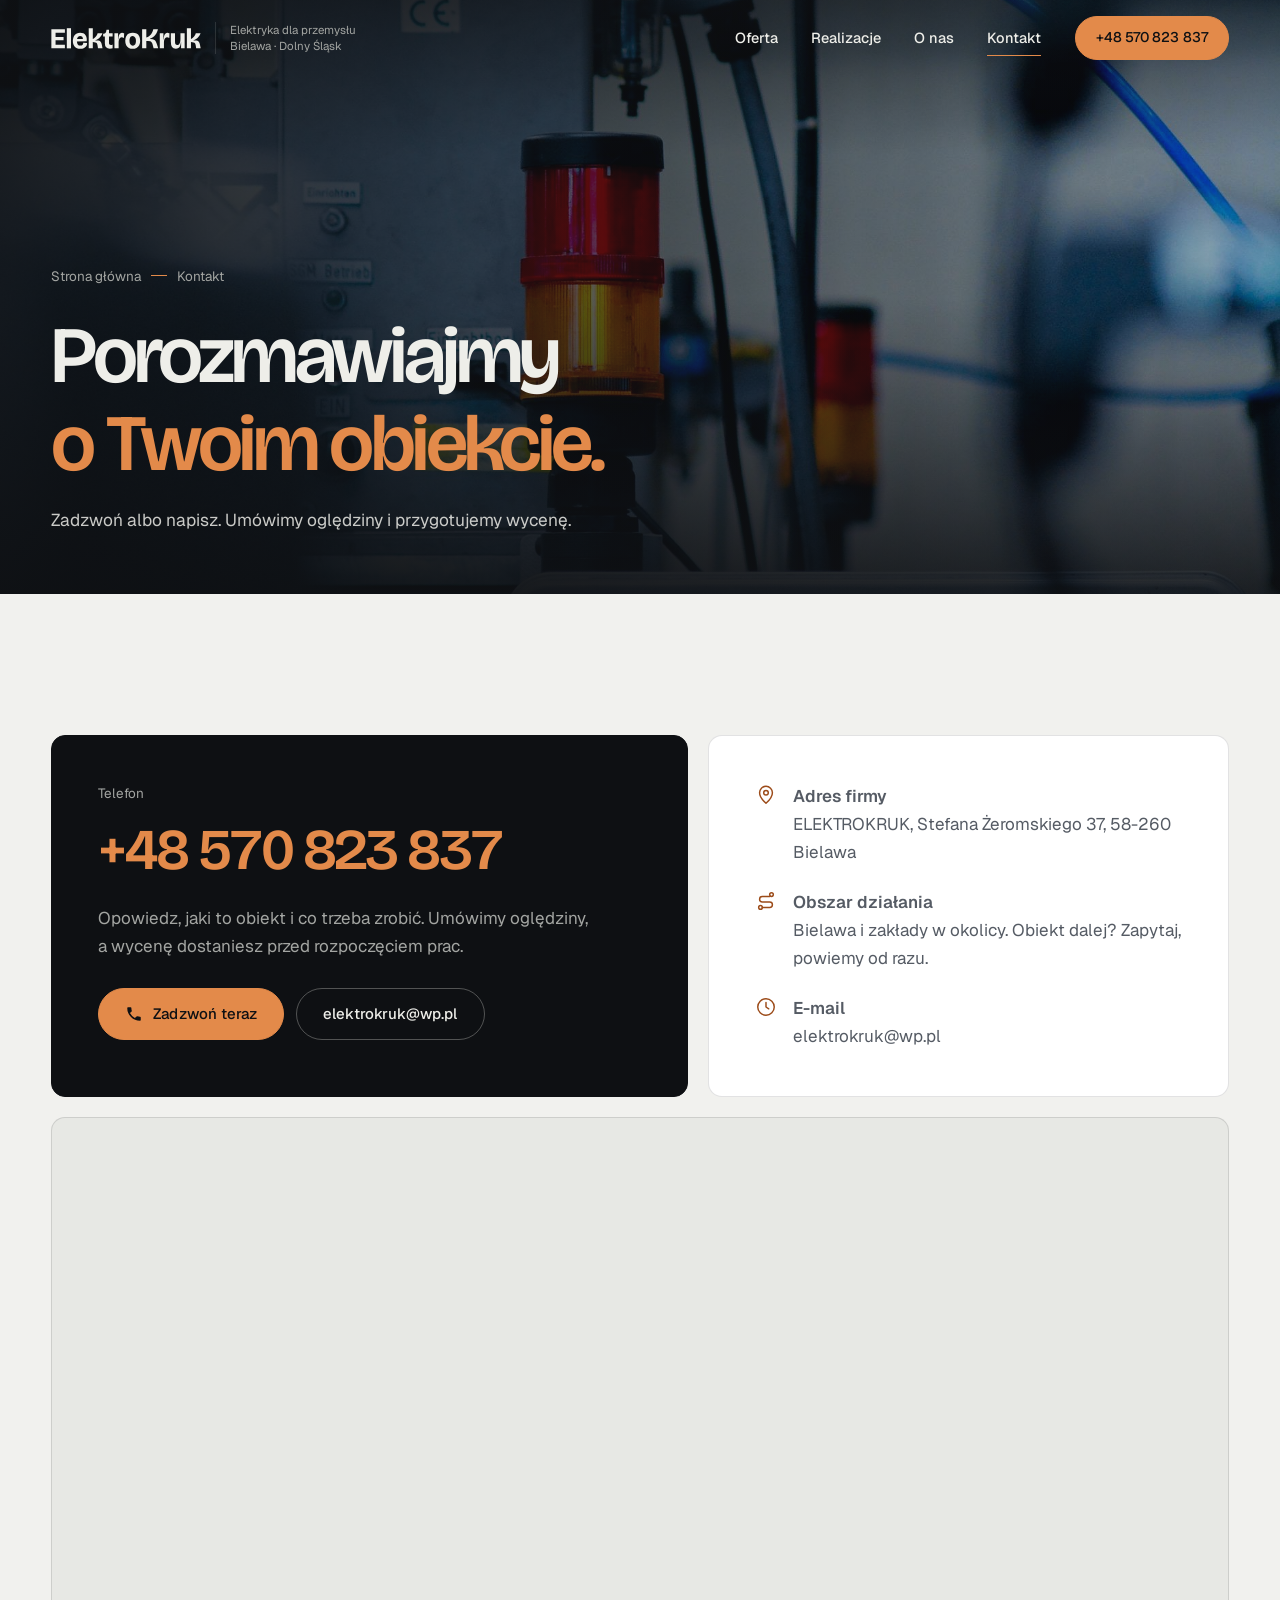
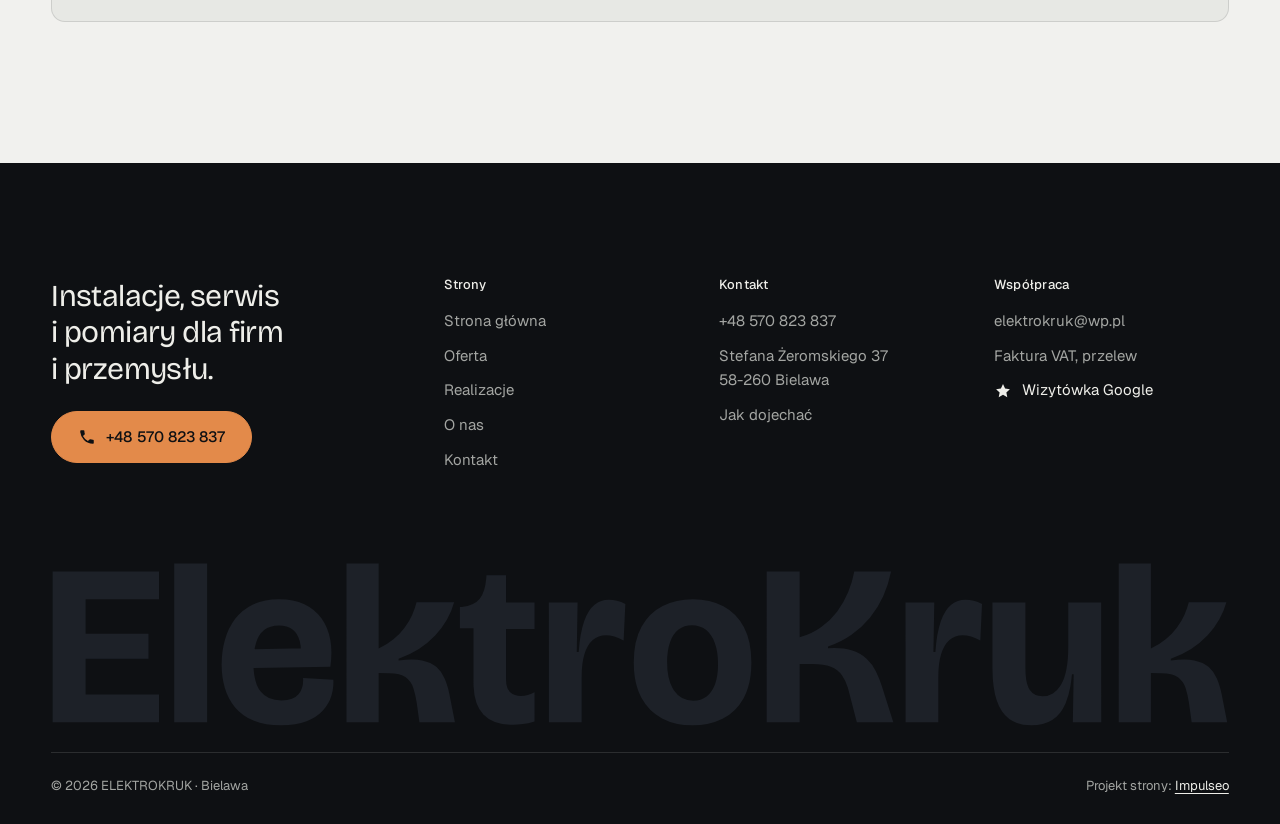
<file: kontakt.html>
<!DOCTYPE html>
<html lang="pl">
<head>
<meta charset="UTF-8">
<meta name="viewport" content="width=device-width, initial-scale=1.0">
<title>Kontakt - ELEKTROKRUK Bielawa</title>
<meta name="description" content="ELEKTROKRUK, Stefana Żeromskiego 37, 58-260 Bielawa. Tel. +48 570 823 837, elektrokruk@wp.pl. Zapytaj o stałą współpracę.">
<link rel="canonical" href="https://impulseo-pl.github.io/elektrokruk/kontakt.html">
<meta name="robots" content="noindex, nofollow">
<meta name="theme-color" content="#0E1013">
<meta property="og:type" content="website">
<meta property="og:locale" content="pl_PL">
<meta property="og:site_name" content="ELEKTROKRUK">
<meta property="og:title" content="Kontakt - ELEKTROKRUK Bielawa">
<meta property="og:description" content="ELEKTROKRUK, Stefana Żeromskiego 37, 58-260 Bielawa. Tel. +48 570 823 837, elektrokruk@wp.pl. Zapytaj o stałą współpracę.">
<meta property="og:url" content="https://impulseo-pl.github.io/elektrokruk/kontakt.html">
<meta property="og:image" content="https://impulseo-pl.github.io/elektrokruk/img/og.jpg">
<meta property="og:image:width" content="1200">
<meta property="og:image:height" content="630">
<meta name="twitter:card" content="summary_large_image">
<script>(function(){var d=document.documentElement;d.classList.add('js');try{if(!window.matchMedia('(prefers-reduced-motion: reduce)').matches)d.classList.add('anim');}catch(e){}setTimeout(function(){if(!d.classList.contains('anim-ok'))d.classList.remove('anim');},3500);})();</script>

<link rel="preload" as="image" href="img/head-kontakt.jpg" fetchpriority="high">
<link rel="preconnect" href="https://fonts.googleapis.com">
<link rel="preconnect" href="https://fonts.gstatic.com" crossorigin>
<link href="https://fonts.googleapis.com/css2?family=Bricolage+Grotesque:opsz,wght@12..96,400..700&family=Geist:wght@400..600&display=swap" rel="stylesheet">
<link rel="stylesheet" href="assets/styles.css?v=20261001c">
<script src="assets/lenis.min.js?v=1.1.20" defer></script>
<script src="assets/main.js?v=20261001c" defer></script>
</head>
<body>
<a class="skip" href="#tresc">Przejdź do treści</a>
<header class="site-head">
<div class="head-in">
  <a class="brand" href="index.html" aria-label="ELEKTROKRUK - strona główna">
    <span class="znak"><svg class="wm" viewBox="36 -702 5160 724" role="img" aria-label="ELEKTROKRUK"><path pathLength="1" style="--i:0" d="M43.0 0.0V-660.0H187.5V0.0ZM146.2 0.0V-121.3H509.2V0.0ZM146.2 -278.0V-387.7H463.0V-278.0ZM146.2 -538.7V-660.0H509.2V-538.7Z"/><path pathLength="1" style="--i:1" d="M575.7 0.0V-695.0H720.0V0.0Z"/><path pathLength="1" style="--i:2" d="M1044.0 13.8Q972.5 13.8 923.1 -7.1Q873.7 -28.0 842.7 -64.9Q811.7 -101.8 797.6 -150.0Q783.5 -198.2 783.5 -252.8Q783.5 -309.8 798.1 -361.4Q812.7 -413.0 843.0 -452.9Q873.3 -492.8 920.9 -515.9Q968.5 -539.0 1034.5 -539.0Q1099.2 -539.0 1146.1 -516.7Q1193.0 -494.3 1221.7 -454.1Q1250.5 -413.8 1260.0 -360.2Q1269.5 -306.5 1260.0 -243.2L873.3 -237.0V-318.5L1150.3 -323.7L1129.7 -276.5Q1134.7 -323.3 1125.7 -356.2Q1116.7 -389.0 1094.4 -406.5Q1072.2 -424.0 1034.5 -424.0Q994.5 -424.0 969.7 -403.6Q944.8 -383.2 933.9 -346.3Q923.0 -309.3 923.0 -259.7Q923.0 -175.5 953.6 -135.2Q984.2 -95.0 1045.5 -95.0Q1073.3 -95.0 1091.8 -102.6Q1110.3 -110.2 1121.6 -123.7Q1132.8 -137.3 1137.3 -155.3Q1141.7 -173.3 1140.5 -194.0L1273.0 -186.3Q1275.3 -151.0 1264.7 -115.7Q1254.0 -80.5 1227.4 -51.3Q1200.8 -22.2 1155.7 -4.2Q1110.5 13.8 1044.0 13.8Z"/><path pathLength="1" style="--i:3" d="M1330.7 0.0V-695.0H1471.7V-322.7Q1508.3 -339.5 1536.5 -363.0Q1564.7 -386.5 1585.2 -414.1Q1605.7 -441.7 1618.4 -470.2Q1631.2 -498.7 1637.7 -525.3H1802.5Q1792.2 -486.8 1771.2 -449.7Q1750.3 -412.5 1719.3 -379.7Q1688.3 -346.8 1647.9 -320.7Q1607.5 -294.7 1559.0 -278.3V-270.3Q1621.5 -279.2 1661.7 -270.8Q1701.8 -262.5 1725.4 -241.5Q1749.0 -220.5 1761.8 -189.7Q1774.7 -158.8 1782.0 -121.8L1806.0 0.0H1650.2L1638.2 -86.0Q1633.0 -121.3 1623.5 -150.4Q1614.0 -179.5 1590.2 -197.2Q1566.3 -214.8 1518.0 -215.0L1471.7 -215.2V0.0Z"/><path pathLength="1" style="--i:4" d="M2061.0 11.3Q1973.8 11.3 1930.5 -34.1Q1887.2 -79.5 1887.2 -173.5V-411.3H1827.5V-504.8H1836.3Q1891.3 -511.5 1914.6 -541.0Q1937.8 -570.5 1943.0 -630.0L1944.2 -643.5H2029.8V-525.0H2154.7V-408.0H2029.8V-186.0Q2029.8 -147.7 2048.2 -131.0Q2066.7 -114.3 2094.8 -114.3Q2109.7 -114.3 2125.6 -118.7Q2141.5 -123.0 2154.7 -131.0V-3.2Q2126.0 5.5 2102.9 8.4Q2079.8 11.3 2061.0 11.3Z"/><path pathLength="1" style="--i:5" d="M2217.7 0.0V-276.5L2217.3 -525.0H2343.5L2339.8 -307.5H2348.2Q2354.2 -392.3 2372.1 -442.6Q2390.0 -492.8 2417.7 -514.8Q2445.3 -536.8 2480.2 -536.8Q2497.3 -536.8 2515.9 -532.2Q2534.5 -527.7 2552.7 -517.7L2545.2 -358.5Q2524.7 -370.2 2505.0 -375.8Q2485.3 -381.3 2467.7 -381.3Q2433.7 -381.3 2409.9 -360.3Q2386.2 -339.3 2373.7 -298.7Q2361.2 -258.0 2361.2 -199.8V0.0Z"/><path pathLength="1" style="--i:6" d="M2846.7 13.8Q2772.0 13.8 2713.7 -16.6Q2655.3 -47.0 2622.4 -108.2Q2589.5 -169.5 2589.5 -261.8Q2589.5 -357.2 2623.6 -418.3Q2657.7 -479.5 2716.2 -509.2Q2774.7 -539.0 2848.2 -539.0Q2924.3 -539.0 2982.2 -508.4Q3040.0 -477.8 3072.5 -416.5Q3105.0 -355.2 3105.0 -262.0Q3105.0 -166.5 3071.1 -105.4Q3037.2 -44.3 2978.7 -15.3Q2920.2 13.8 2846.7 13.8ZM2849.8 -94.3Q2884.8 -94.3 2909.0 -113.0Q2933.2 -131.7 2946.0 -167.7Q2958.8 -203.8 2958.8 -254.2Q2958.8 -308.7 2945.1 -346.4Q2931.3 -384.2 2905.8 -404.6Q2880.2 -425.0 2844.2 -425.0Q2810.0 -425.0 2785.7 -406.0Q2761.5 -387.0 2748.6 -350.7Q2735.7 -314.3 2735.7 -263.5Q2735.7 -183.7 2765.9 -139.0Q2796.2 -94.3 2849.8 -94.3Z"/><path pathLength="1" style="--i:7" d="M3172.0 0.0V-660.0H3316.5V-371.8Q3369.0 -386.0 3409.9 -415.6Q3450.8 -445.2 3480.4 -484.5Q3510.0 -523.8 3528.8 -569.2Q3547.7 -614.5 3555.8 -660.0H3717.2Q3706.0 -603.0 3682.8 -551.8Q3659.7 -500.7 3624.5 -458.1Q3589.3 -415.5 3543.5 -383.2Q3497.7 -350.8 3440.8 -331.5V-323.7Q3502.3 -327.7 3543.2 -314.8Q3584.0 -302.0 3609.8 -277.8Q3635.7 -253.7 3650.9 -222.5Q3666.2 -191.3 3676.5 -158.5L3727.0 0.0H3567.0L3531.2 -138.3Q3521.0 -179.0 3502.4 -204.8Q3483.8 -230.7 3453.3 -242.7Q3422.8 -254.7 3374.2 -254.7H3316.5V0.0Z"/><path pathLength="1" style="--i:8" d="M3780.7 0.0V-276.5L3780.3 -525.0H3906.5L3902.8 -307.5H3911.2Q3917.2 -392.3 3935.1 -442.6Q3953.0 -492.8 3980.7 -514.8Q4008.3 -536.8 4043.2 -536.8Q4060.3 -536.8 4078.9 -532.2Q4097.5 -527.7 4115.7 -517.7L4108.2 -358.5Q4087.7 -370.2 4068.0 -375.8Q4048.3 -381.3 4030.7 -381.3Q3996.7 -381.3 3972.9 -360.3Q3949.2 -339.3 3936.7 -298.7Q3924.2 -258.0 3924.2 -199.8V0.0Z"/><path pathLength="1" style="--i:9" d="M4331.8 13.8Q4244.5 13.8 4202.9 -47.7Q4161.3 -109.2 4161.3 -236.8V-525.0H4305.8V-238.5Q4305.8 -170.0 4324.4 -141.7Q4343.0 -113.5 4380.5 -113.5Q4405.8 -113.5 4426.5 -126.2Q4447.2 -139.0 4462.3 -165.1Q4477.5 -191.2 4485.5 -232.1Q4493.5 -273.0 4493.5 -330.3V-525.0H4637.8V-244.5L4638.2 0.0H4513.5L4517.2 -209.7H4509.8Q4503.0 -131.5 4481.6 -82.3Q4460.2 -33.0 4423.1 -9.6Q4386.0 13.8 4331.8 13.8Z"/><path pathLength="1" style="--i:10" d="M4714.7 0.0V-695.0H4855.7V-322.7Q4892.3 -339.5 4920.5 -363.0Q4948.7 -386.5 4969.2 -414.1Q4989.7 -441.7 5002.4 -470.2Q5015.2 -498.7 5021.7 -525.3H5186.5Q5176.2 -486.8 5155.2 -449.7Q5134.3 -412.5 5103.3 -379.7Q5072.3 -346.8 5031.9 -320.7Q4991.5 -294.7 4943.0 -278.3V-270.3Q5005.5 -279.2 5045.7 -270.8Q5085.8 -262.5 5109.4 -241.5Q5133.0 -220.5 5145.8 -189.7Q5158.7 -158.8 5166.0 -121.8L5190.0 0.0H5034.2L5022.2 -86.0Q5017.0 -121.3 5007.5 -150.4Q4998.0 -179.5 4974.2 -197.2Q4950.3 -214.8 4902.0 -215.0L4855.7 -215.2V0.0Z"/></svg></span>
    <span class="brand-sub">Elektryka dla przemysłu<br>Bielawa · Dolny Śląsk</span>
  </a>
  <nav class="nav-links" aria-label="Menu główne">
    <a class="nl" href="oferta.html">Oferta</a><a class="nl" href="realizacje.html">Realizacje</a><a class="nl" href="o-nas.html">O&nbsp;nas</a><a class="nl" href="kontakt.html" aria-current="page">Kontakt</a>
    <a class="btn btn-copper nav-cta" href="tel:+48570823837">+48 570 823 837</a>
  </nav>
  <button class="burger" type="button" aria-label="Otwórz menu" aria-expanded="false" aria-controls="mnav"><span></span><span></span></button>
</div>
</header>

<div class="mnav" id="mnav">
  <div class="mnav-in">
    <a class="ml" href="index.html">Strona główna</a><a class="ml" href="oferta.html">Oferta</a><a class="ml" href="realizacje.html">Realizacje</a><a class="ml" href="o-nas.html">O&nbsp;nas</a><a class="ml" href="kontakt.html" aria-current="page">Kontakt</a>
    <div class="mnav-foot">
      <span>Stała obsługa elektryczna zakładów i&nbsp;obiektów firmowych</span>
      <a class="btn btn-copper" href="tel:+48570823837"><svg class="ico" width="16" height="16" viewBox="0 0 24 24" fill="none" aria-hidden="true"><path d="M6.6 10.8a15.5 15.5 0 0 0 6.6 6.6l2.2-2.2a1 1 0 0 1 1-.24 11.4 11.4 0 0 0 3.6.58 1 1 0 0 1 1 1V20a1 1 0 0 1-1 1A17 17 0 0 1 3 4a1 1 0 0 1 1-1h3.5a1 1 0 0 1 1 1c0 1.25.2 2.46.58 3.6a1 1 0 0 1-.25 1l-2.23 2.2Z" fill="currentColor"/></svg>+48 570 823 837</a>
    </div>
  </div>
</div>

<main id="tresc">
<section class="pagehead">
  <div class="pagehead-media"><img src="img/head-kontakt.jpg" alt="Kolumna sygnalizacyjna i automatyka maszyny" width="1880" height="1253" decoding="async" fetchpriority="high"></div>
  <div class="ph-in">
    <p class="crumb up" style="--d:0"><a href="index.html">Strona główna</a><span class="sl" aria-hidden="true"></span>Kontakt</p>
    <h1><span class="ln"><span class="ln-i" style="--k:0">Porozmawiajmy</span></span><span class="ln"><span class="ln-i" style="--k:1"><em>o&nbsp;Twoim obiekcie.</em></span></span></h1>
    <p class="ph-lead up" style="--d:300">Zadzwoń albo napisz. Umówimy oględziny i&nbsp;przygotujemy wycenę.</p>
  </div>
</section>

<section class="sec">
  <div class="wrap">
    <div class="k-grid">
      <div class="k-card dark rv">
        <span class="lbl">Telefon</span>
        <a class="k-phone" href="tel:+48570823837">+48 570 823 837</a>
        <p>Opowiedz, jaki to obiekt i&nbsp;co trzeba zrobić. Umówimy oględziny, a&nbsp;wycenę dostaniesz przed rozpoczęciem prac.</p>
        <div class="cta-row" style="margin-top:28px">
          <a class="btn btn-copper" href="tel:+48570823837"><svg class="ico" width="16" height="16" viewBox="0 0 24 24" fill="none" aria-hidden="true"><path d="M6.6 10.8a15.5 15.5 0 0 0 6.6 6.6l2.2-2.2a1 1 0 0 1 1-.24 11.4 11.4 0 0 0 3.6.58 1 1 0 0 1 1 1V20a1 1 0 0 1-1 1A17 17 0 0 1 3 4a1 1 0 0 1 1-1h3.5a1 1 0 0 1 1 1c0 1.25.2 2.46.58 3.6a1 1 0 0 1-.25 1l-2.23 2.2Z" fill="currentColor"/></svg>Zadzwoń teraz</a>
          <a class="btn btn-ghost" href="mailto:elektrokruk@wp.pl">elektrokruk@wp.pl</a>
        </div>
      </div>
      <div class="k-card rv" style="--d:120">
        <ul class="k-list">
          <li><svg class="ico" width="24" height="24" viewBox="0 0 24 24" fill="none" stroke="currentColor" stroke-width="1.6" stroke-linecap="round" stroke-linejoin="round" aria-hidden="true"><path d="M12 21s-7-6.2-7-11.5A7 7 0 0 1 19 9.5C19 14.8 12 21 12 21z"/><circle cx="12" cy="9.5" r="2.5"/></svg><span><b>Adres firmy</b>ELEKTROKRUK, Stefana Żeromskiego 37, 58-260 Bielawa</span></li>
          <li><svg class="ico" width="24" height="24" viewBox="0 0 24 24" fill="none" stroke="currentColor" stroke-width="1.6" stroke-linecap="round" stroke-linejoin="round" aria-hidden="true"><circle cx="6" cy="19" r="2"/><circle cx="18" cy="5" r="2"/><path d="M8 19h8a3 3 0 0 0 0-6H8a3 3 0 0 1 0-6h8"/></svg><span><b>Obszar działania</b>Bielawa i&nbsp;zakłady w&nbsp;okolicy. Obiekt dalej? Zapytaj, powiemy od razu.</span></li>
          <li><svg class="ico" width="24" height="24" viewBox="0 0 24 24" fill="none" stroke="currentColor" stroke-width="1.6" stroke-linecap="round" stroke-linejoin="round" aria-hidden="true"><circle cx="12" cy="12" r="9"/><path d="M12 7v5l3 2"/></svg><span><b>E-mail</b><a href="mailto:elektrokruk@wp.pl">elektrokruk@wp.pl</a></span></li>
        </ul>
      </div>
    </div>
    <div class="map map-lg rv">
      <iframe title="Mapa dojazdu - ELEKTROKRUK, Bielawa" src="https://maps.google.com/maps?q=50.6931785,16.6247631&z=14&output=embed" loading="lazy" referrerpolicy="no-referrer-when-downgrade"></iframe>
    </div>
  </div>
</section>
</main>

<footer class="site-foot">
  <div class="wrap">
    <div class="foot-top">
      <div>
        <p class="foot-claim">Instalacje, serwis i&nbsp;pomiary dla firm i&nbsp;przemysłu.</p>
        <a class="btn btn-copper" href="tel:+48570823837"><svg class="ico" width="16" height="16" viewBox="0 0 24 24" fill="none" aria-hidden="true"><path d="M6.6 10.8a15.5 15.5 0 0 0 6.6 6.6l2.2-2.2a1 1 0 0 1 1-.24 11.4 11.4 0 0 0 3.6.58 1 1 0 0 1 1 1V20a1 1 0 0 1-1 1A17 17 0 0 1 3 4a1 1 0 0 1 1-1h3.5a1 1 0 0 1 1 1c0 1.25.2 2.46.58 3.6a1 1 0 0 1-.25 1l-2.23 2.2Z" fill="currentColor"/></svg>+48 570 823 837</a>
      </div>
      <div>
        <h4>Strony</h4>
        <ul><li><a href="index.html">Strona główna</a></li><li><a href="oferta.html">Oferta</a></li><li><a href="realizacje.html">Realizacje</a></li><li><a href="o-nas.html">O&nbsp;nas</a></li><li><a href="kontakt.html">Kontakt</a></li></ul>
      </div>
      <div>
        <h4>Kontakt</h4>
        <ul>
          <li><a href="tel:+48570823837">+48 570 823 837</a></li>
          <li>Stefana Żeromskiego 37<br>58-260 Bielawa</li>
          <li><a href="https://maps.google.com/?cid=15804506699159019590" target="_blank" rel="noopener">Jak dojechać</a></li>
        </ul>
      </div>
      <div>
        <h4>Współpraca</h4>
        <ul>
          <li><a href="mailto:elektrokruk@wp.pl">elektrokruk@wp.pl</a></li>
          <li>Faktura VAT, przelew</li>
          <li><a class="soc" href="https://maps.google.com/?cid=15804506699159019590" target="_blank" rel="noopener" aria-label="Wizytówka ELEKTROKRUK w Google"><svg viewBox="0 0 24 24" aria-hidden="true"><path fill="currentColor" d="M12 2.8l2.8 5.9 6.4.8-4.7 4.4 1.2 6.3L12 17.1l-5.7 3.1 1.2-6.3L2.8 9.5l6.4-.8z"/></svg>Wizytówka Google</a></li>
        </ul>
      </div>
    </div>
    <div class="foot-mark" aria-hidden="true"><svg class="wm-foot" viewBox="36 -702 5160 724" aria-hidden="true" focusable="false"><path style="--i:0" d="M43.0 0.0V-660.0H187.5V0.0ZM146.2 0.0V-121.3H509.2V0.0ZM146.2 -278.0V-387.7H463.0V-278.0ZM146.2 -538.7V-660.0H509.2V-538.7Z"/><path style="--i:1" d="M575.7 0.0V-695.0H720.0V0.0Z"/><path style="--i:2" d="M1044.0 13.8Q972.5 13.8 923.1 -7.1Q873.7 -28.0 842.7 -64.9Q811.7 -101.8 797.6 -150.0Q783.5 -198.2 783.5 -252.8Q783.5 -309.8 798.1 -361.4Q812.7 -413.0 843.0 -452.9Q873.3 -492.8 920.9 -515.9Q968.5 -539.0 1034.5 -539.0Q1099.2 -539.0 1146.1 -516.7Q1193.0 -494.3 1221.7 -454.1Q1250.5 -413.8 1260.0 -360.2Q1269.5 -306.5 1260.0 -243.2L873.3 -237.0V-318.5L1150.3 -323.7L1129.7 -276.5Q1134.7 -323.3 1125.7 -356.2Q1116.7 -389.0 1094.4 -406.5Q1072.2 -424.0 1034.5 -424.0Q994.5 -424.0 969.7 -403.6Q944.8 -383.2 933.9 -346.3Q923.0 -309.3 923.0 -259.7Q923.0 -175.5 953.6 -135.2Q984.2 -95.0 1045.5 -95.0Q1073.3 -95.0 1091.8 -102.6Q1110.3 -110.2 1121.6 -123.7Q1132.8 -137.3 1137.3 -155.3Q1141.7 -173.3 1140.5 -194.0L1273.0 -186.3Q1275.3 -151.0 1264.7 -115.7Q1254.0 -80.5 1227.4 -51.3Q1200.8 -22.2 1155.7 -4.2Q1110.5 13.8 1044.0 13.8Z"/><path style="--i:3" d="M1330.7 0.0V-695.0H1471.7V-322.7Q1508.3 -339.5 1536.5 -363.0Q1564.7 -386.5 1585.2 -414.1Q1605.7 -441.7 1618.4 -470.2Q1631.2 -498.7 1637.7 -525.3H1802.5Q1792.2 -486.8 1771.2 -449.7Q1750.3 -412.5 1719.3 -379.7Q1688.3 -346.8 1647.9 -320.7Q1607.5 -294.7 1559.0 -278.3V-270.3Q1621.5 -279.2 1661.7 -270.8Q1701.8 -262.5 1725.4 -241.5Q1749.0 -220.5 1761.8 -189.7Q1774.7 -158.8 1782.0 -121.8L1806.0 0.0H1650.2L1638.2 -86.0Q1633.0 -121.3 1623.5 -150.4Q1614.0 -179.5 1590.2 -197.2Q1566.3 -214.8 1518.0 -215.0L1471.7 -215.2V0.0Z"/><path style="--i:4" d="M2061.0 11.3Q1973.8 11.3 1930.5 -34.1Q1887.2 -79.5 1887.2 -173.5V-411.3H1827.5V-504.8H1836.3Q1891.3 -511.5 1914.6 -541.0Q1937.8 -570.5 1943.0 -630.0L1944.2 -643.5H2029.8V-525.0H2154.7V-408.0H2029.8V-186.0Q2029.8 -147.7 2048.2 -131.0Q2066.7 -114.3 2094.8 -114.3Q2109.7 -114.3 2125.6 -118.7Q2141.5 -123.0 2154.7 -131.0V-3.2Q2126.0 5.5 2102.9 8.4Q2079.8 11.3 2061.0 11.3Z"/><path style="--i:5" d="M2217.7 0.0V-276.5L2217.3 -525.0H2343.5L2339.8 -307.5H2348.2Q2354.2 -392.3 2372.1 -442.6Q2390.0 -492.8 2417.7 -514.8Q2445.3 -536.8 2480.2 -536.8Q2497.3 -536.8 2515.9 -532.2Q2534.5 -527.7 2552.7 -517.7L2545.2 -358.5Q2524.7 -370.2 2505.0 -375.8Q2485.3 -381.3 2467.7 -381.3Q2433.7 -381.3 2409.9 -360.3Q2386.2 -339.3 2373.7 -298.7Q2361.2 -258.0 2361.2 -199.8V0.0Z"/><path style="--i:6" d="M2846.7 13.8Q2772.0 13.8 2713.7 -16.6Q2655.3 -47.0 2622.4 -108.2Q2589.5 -169.5 2589.5 -261.8Q2589.5 -357.2 2623.6 -418.3Q2657.7 -479.5 2716.2 -509.2Q2774.7 -539.0 2848.2 -539.0Q2924.3 -539.0 2982.2 -508.4Q3040.0 -477.8 3072.5 -416.5Q3105.0 -355.2 3105.0 -262.0Q3105.0 -166.5 3071.1 -105.4Q3037.2 -44.3 2978.7 -15.3Q2920.2 13.8 2846.7 13.8ZM2849.8 -94.3Q2884.8 -94.3 2909.0 -113.0Q2933.2 -131.7 2946.0 -167.7Q2958.8 -203.8 2958.8 -254.2Q2958.8 -308.7 2945.1 -346.4Q2931.3 -384.2 2905.8 -404.6Q2880.2 -425.0 2844.2 -425.0Q2810.0 -425.0 2785.7 -406.0Q2761.5 -387.0 2748.6 -350.7Q2735.7 -314.3 2735.7 -263.5Q2735.7 -183.7 2765.9 -139.0Q2796.2 -94.3 2849.8 -94.3Z"/><path style="--i:7" d="M3172.0 0.0V-660.0H3316.5V-371.8Q3369.0 -386.0 3409.9 -415.6Q3450.8 -445.2 3480.4 -484.5Q3510.0 -523.8 3528.8 -569.2Q3547.7 -614.5 3555.8 -660.0H3717.2Q3706.0 -603.0 3682.8 -551.8Q3659.7 -500.7 3624.5 -458.1Q3589.3 -415.5 3543.5 -383.2Q3497.7 -350.8 3440.8 -331.5V-323.7Q3502.3 -327.7 3543.2 -314.8Q3584.0 -302.0 3609.8 -277.8Q3635.7 -253.7 3650.9 -222.5Q3666.2 -191.3 3676.5 -158.5L3727.0 0.0H3567.0L3531.2 -138.3Q3521.0 -179.0 3502.4 -204.8Q3483.8 -230.7 3453.3 -242.7Q3422.8 -254.7 3374.2 -254.7H3316.5V0.0Z"/><path style="--i:8" d="M3780.7 0.0V-276.5L3780.3 -525.0H3906.5L3902.8 -307.5H3911.2Q3917.2 -392.3 3935.1 -442.6Q3953.0 -492.8 3980.7 -514.8Q4008.3 -536.8 4043.2 -536.8Q4060.3 -536.8 4078.9 -532.2Q4097.5 -527.7 4115.7 -517.7L4108.2 -358.5Q4087.7 -370.2 4068.0 -375.8Q4048.3 -381.3 4030.7 -381.3Q3996.7 -381.3 3972.9 -360.3Q3949.2 -339.3 3936.7 -298.7Q3924.2 -258.0 3924.2 -199.8V0.0Z"/><path style="--i:9" d="M4331.8 13.8Q4244.5 13.8 4202.9 -47.7Q4161.3 -109.2 4161.3 -236.8V-525.0H4305.8V-238.5Q4305.8 -170.0 4324.4 -141.7Q4343.0 -113.5 4380.5 -113.5Q4405.8 -113.5 4426.5 -126.2Q4447.2 -139.0 4462.3 -165.1Q4477.5 -191.2 4485.5 -232.1Q4493.5 -273.0 4493.5 -330.3V-525.0H4637.8V-244.5L4638.2 0.0H4513.5L4517.2 -209.7H4509.8Q4503.0 -131.5 4481.6 -82.3Q4460.2 -33.0 4423.1 -9.6Q4386.0 13.8 4331.8 13.8Z"/><path style="--i:10" d="M4714.7 0.0V-695.0H4855.7V-322.7Q4892.3 -339.5 4920.5 -363.0Q4948.7 -386.5 4969.2 -414.1Q4989.7 -441.7 5002.4 -470.2Q5015.2 -498.7 5021.7 -525.3H5186.5Q5176.2 -486.8 5155.2 -449.7Q5134.3 -412.5 5103.3 -379.7Q5072.3 -346.8 5031.9 -320.7Q4991.5 -294.7 4943.0 -278.3V-270.3Q5005.5 -279.2 5045.7 -270.8Q5085.8 -262.5 5109.4 -241.5Q5133.0 -220.5 5145.8 -189.7Q5158.7 -158.8 5166.0 -121.8L5190.0 0.0H5034.2L5022.2 -86.0Q5017.0 -121.3 5007.5 -150.4Q4998.0 -179.5 4974.2 -197.2Q4950.3 -214.8 4902.0 -215.0L4855.7 -215.2V0.0Z"/></svg></div>
    <div class="foot-bottom">
      <span>© 2026 ELEKTROKRUK · Bielawa</span>
      <span>Projekt strony: <a class="foot-credit" href="https://impulseo.pl" target="_blank" rel="noopener">Impulseo</a></span>
    </div>
  </div>
</footer>
<div class="sticky-call">
  <a class="btn btn-copper" href="tel:+48570823837"><svg class="ico" width="16" height="16" viewBox="0 0 24 24" fill="none" aria-hidden="true"><path d="M6.6 10.8a15.5 15.5 0 0 0 6.6 6.6l2.2-2.2a1 1 0 0 1 1-.24 11.4 11.4 0 0 0 3.6.58 1 1 0 0 1 1 1V20a1 1 0 0 1-1 1A17 17 0 0 1 3 4a1 1 0 0 1 1-1h3.5a1 1 0 0 1 1 1c0 1.25.2 2.46.58 3.6a1 1 0 0 1-.25 1l-2.23 2.2Z" fill="currentColor"/></svg>Zadzwoń</a>
  <a class="btn btn-ghost" href="kontakt.html">Kontakt i&nbsp;dojazd</a>
</div>
</body>
</html>
</file>
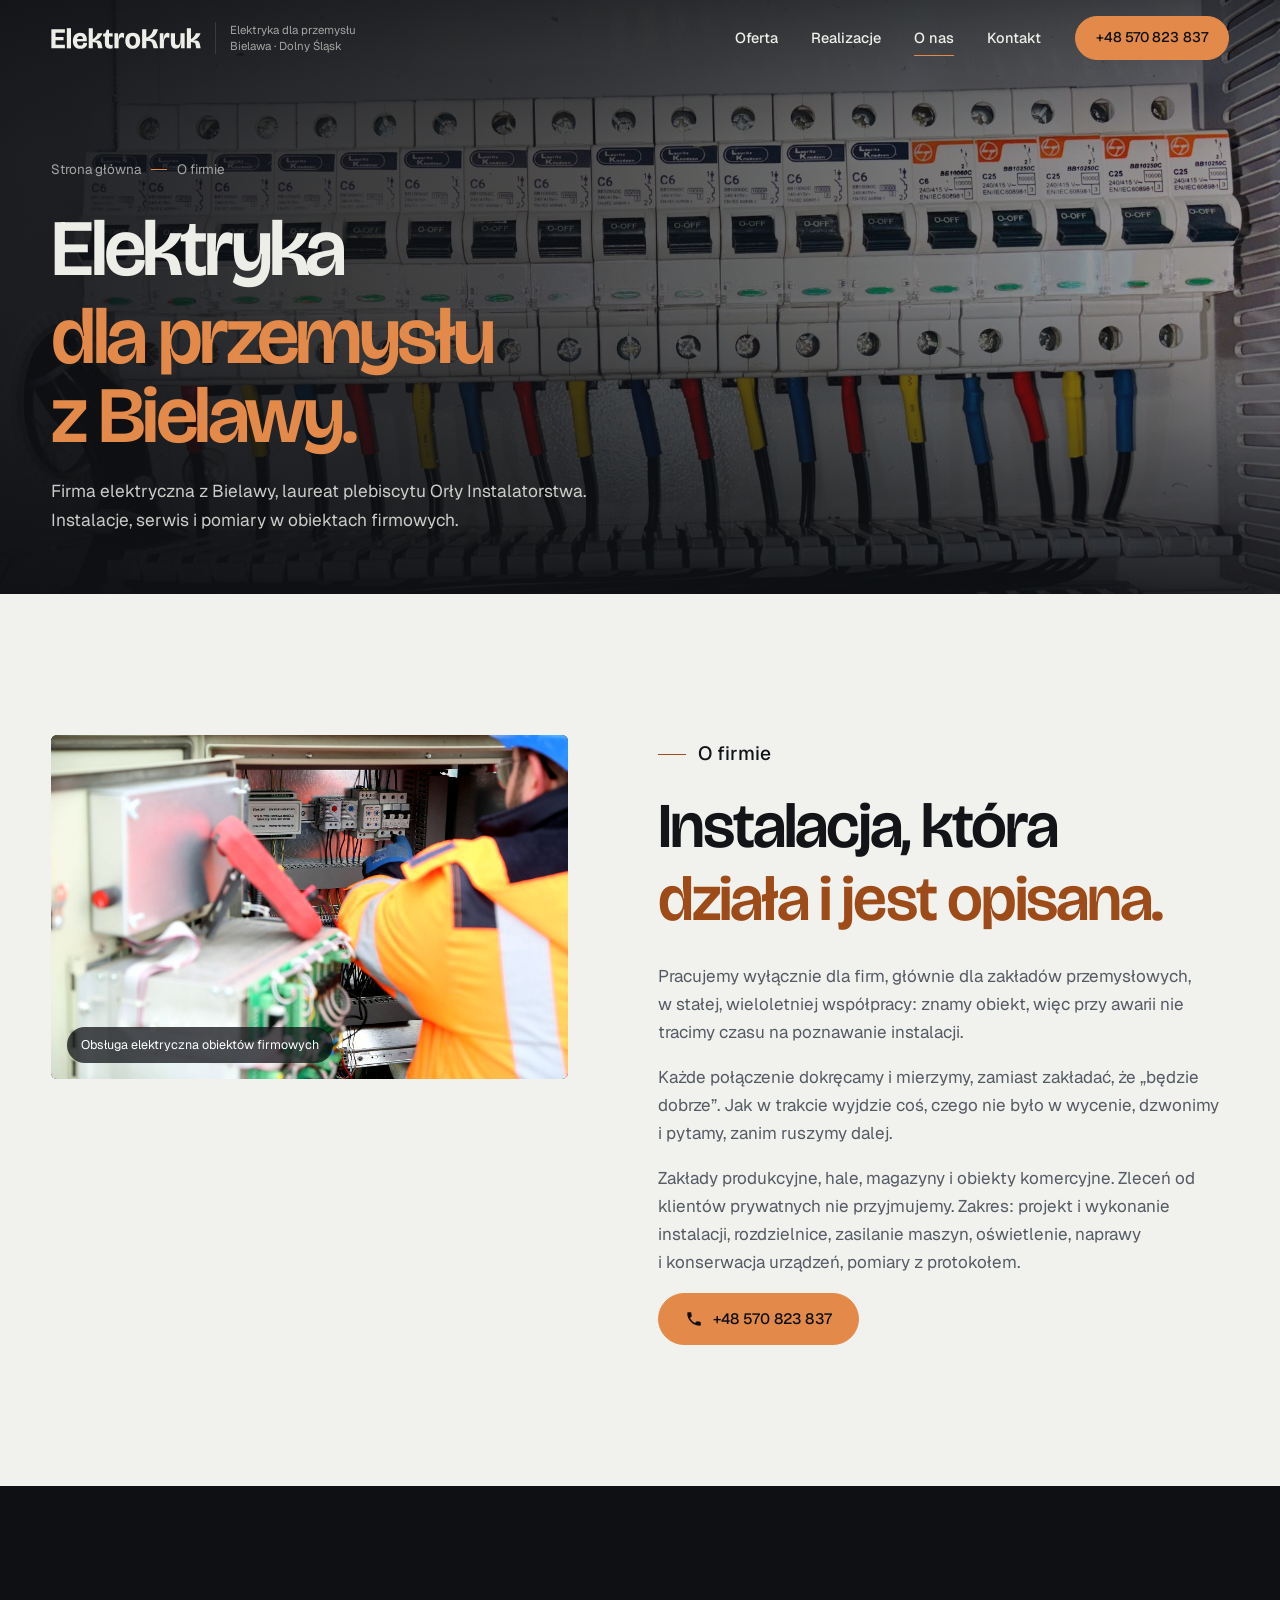
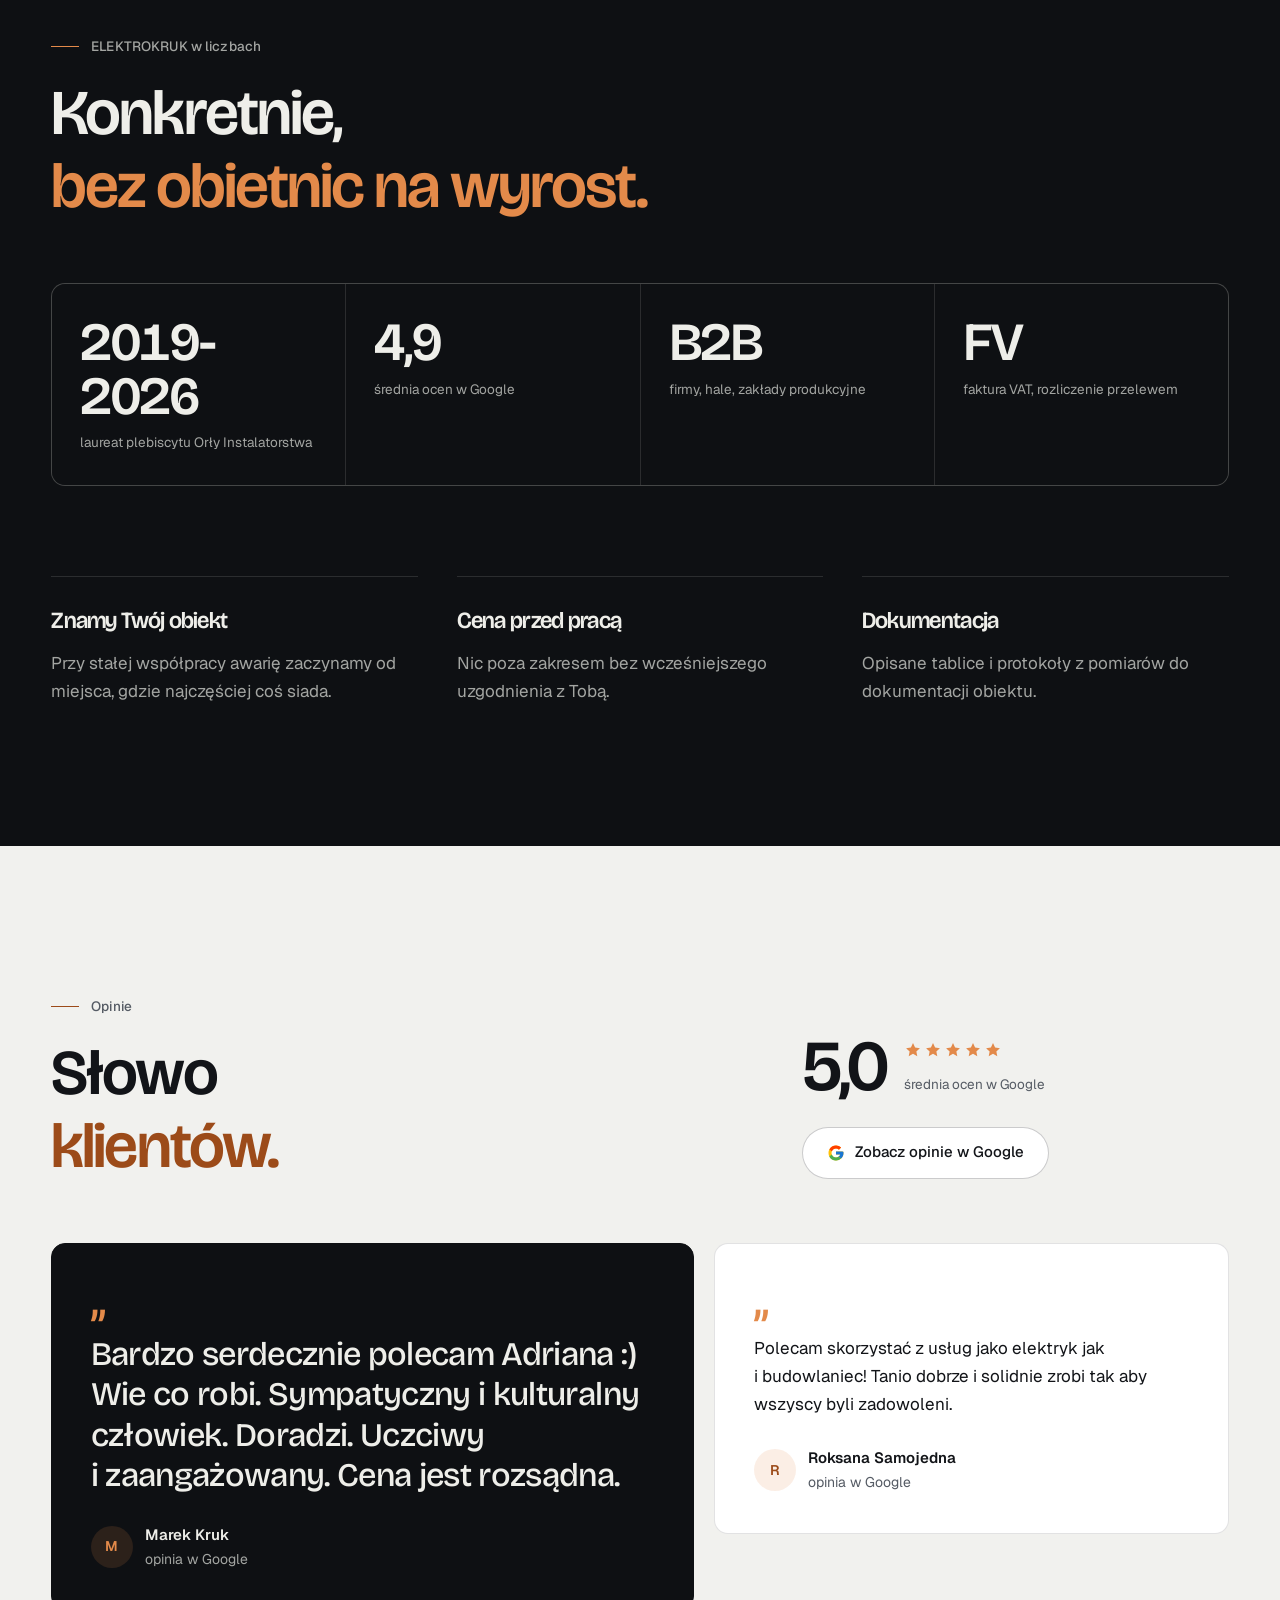
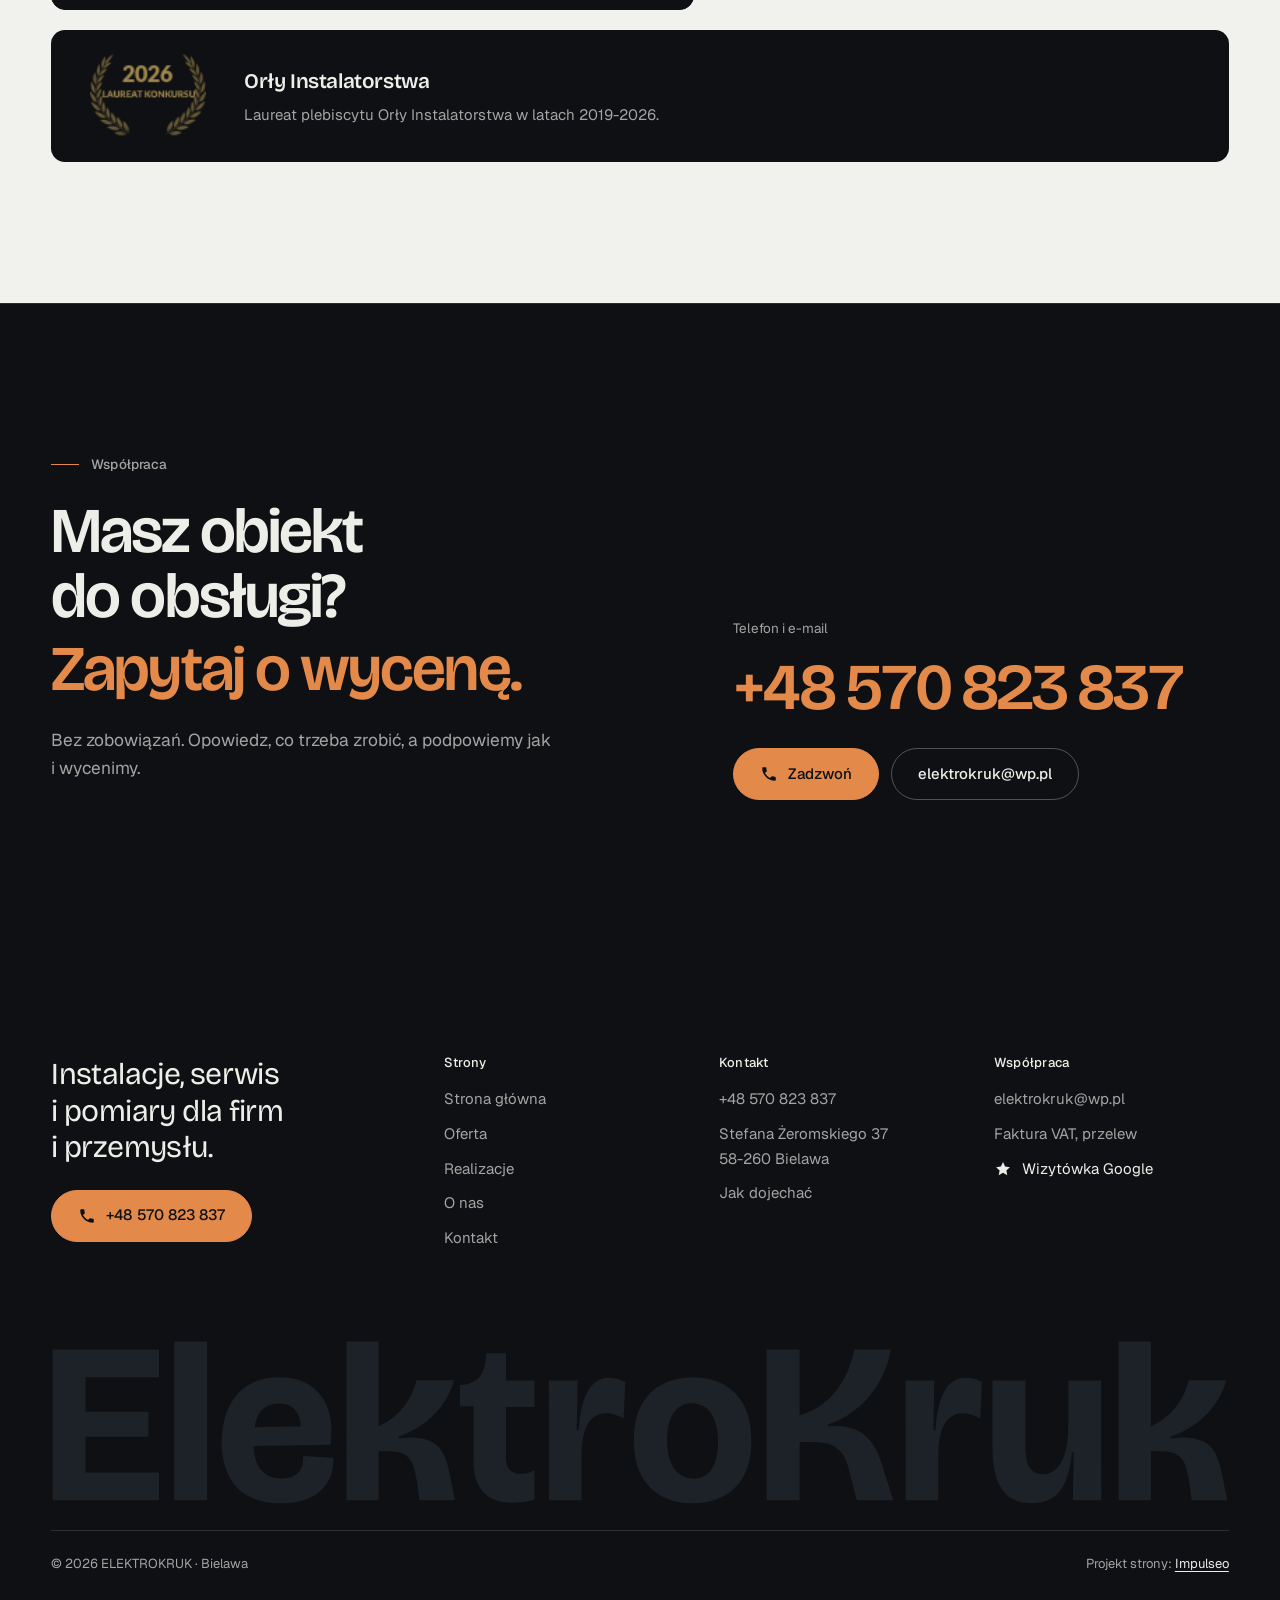
<file: o-nas.html>
<!DOCTYPE html>
<html lang="pl">
<head>
<meta charset="UTF-8">
<meta name="viewport" content="width=device-width, initial-scale=1.0">
<title>O firmie - ELEKTROKRUK Bielawa</title>
<meta name="description" content="Firma elektryczna z Bielawy, laureat plebiscytu Orły Instalatorstwa. Obsługa elektryczna firm i zakładów przemysłowych w stałej współpracy.">
<link rel="canonical" href="https://impulseo-pl.github.io/elektrokruk/o-nas.html">
<meta name="robots" content="noindex, nofollow">
<meta name="theme-color" content="#0E1013">
<meta property="og:type" content="website">
<meta property="og:locale" content="pl_PL">
<meta property="og:site_name" content="ELEKTROKRUK">
<meta property="og:title" content="O firmie - ELEKTROKRUK Bielawa">
<meta property="og:description" content="Firma elektryczna z Bielawy, laureat plebiscytu Orły Instalatorstwa. Obsługa elektryczna firm i zakładów przemysłowych w stałej współpracy.">
<meta property="og:url" content="https://impulseo-pl.github.io/elektrokruk/o-nas.html">
<meta property="og:image" content="https://impulseo-pl.github.io/elektrokruk/img/og.jpg">
<meta property="og:image:width" content="1200">
<meta property="og:image:height" content="630">
<meta name="twitter:card" content="summary_large_image">
<script>(function(){var d=document.documentElement;d.classList.add('js');try{if(!window.matchMedia('(prefers-reduced-motion: reduce)').matches)d.classList.add('anim');}catch(e){}setTimeout(function(){if(!d.classList.contains('anim-ok'))d.classList.remove('anim');},3500);})();</script>

<link rel="preload" as="image" href="img/head-o-nas.jpg" fetchpriority="high">
<link rel="preconnect" href="https://fonts.googleapis.com">
<link rel="preconnect" href="https://fonts.gstatic.com" crossorigin>
<link href="https://fonts.googleapis.com/css2?family=Bricolage+Grotesque:opsz,wght@12..96,400..700&family=Geist:wght@400..600&display=swap" rel="stylesheet">
<link rel="stylesheet" href="assets/styles.css?v=20261001c">
<script src="assets/lenis.min.js?v=1.1.20" defer></script>
<script src="assets/main.js?v=20261001c" defer></script>
</head>
<body>
<a class="skip" href="#tresc">Przejdź do treści</a>
<header class="site-head">
<div class="head-in">
  <a class="brand" href="index.html" aria-label="ELEKTROKRUK - strona główna">
    <span class="znak"><svg class="wm" viewBox="36 -702 5160 724" role="img" aria-label="ELEKTROKRUK"><path pathLength="1" style="--i:0" d="M43.0 0.0V-660.0H187.5V0.0ZM146.2 0.0V-121.3H509.2V0.0ZM146.2 -278.0V-387.7H463.0V-278.0ZM146.2 -538.7V-660.0H509.2V-538.7Z"/><path pathLength="1" style="--i:1" d="M575.7 0.0V-695.0H720.0V0.0Z"/><path pathLength="1" style="--i:2" d="M1044.0 13.8Q972.5 13.8 923.1 -7.1Q873.7 -28.0 842.7 -64.9Q811.7 -101.8 797.6 -150.0Q783.5 -198.2 783.5 -252.8Q783.5 -309.8 798.1 -361.4Q812.7 -413.0 843.0 -452.9Q873.3 -492.8 920.9 -515.9Q968.5 -539.0 1034.5 -539.0Q1099.2 -539.0 1146.1 -516.7Q1193.0 -494.3 1221.7 -454.1Q1250.5 -413.8 1260.0 -360.2Q1269.5 -306.5 1260.0 -243.2L873.3 -237.0V-318.5L1150.3 -323.7L1129.7 -276.5Q1134.7 -323.3 1125.7 -356.2Q1116.7 -389.0 1094.4 -406.5Q1072.2 -424.0 1034.5 -424.0Q994.5 -424.0 969.7 -403.6Q944.8 -383.2 933.9 -346.3Q923.0 -309.3 923.0 -259.7Q923.0 -175.5 953.6 -135.2Q984.2 -95.0 1045.5 -95.0Q1073.3 -95.0 1091.8 -102.6Q1110.3 -110.2 1121.6 -123.7Q1132.8 -137.3 1137.3 -155.3Q1141.7 -173.3 1140.5 -194.0L1273.0 -186.3Q1275.3 -151.0 1264.7 -115.7Q1254.0 -80.5 1227.4 -51.3Q1200.8 -22.2 1155.7 -4.2Q1110.5 13.8 1044.0 13.8Z"/><path pathLength="1" style="--i:3" d="M1330.7 0.0V-695.0H1471.7V-322.7Q1508.3 -339.5 1536.5 -363.0Q1564.7 -386.5 1585.2 -414.1Q1605.7 -441.7 1618.4 -470.2Q1631.2 -498.7 1637.7 -525.3H1802.5Q1792.2 -486.8 1771.2 -449.7Q1750.3 -412.5 1719.3 -379.7Q1688.3 -346.8 1647.9 -320.7Q1607.5 -294.7 1559.0 -278.3V-270.3Q1621.5 -279.2 1661.7 -270.8Q1701.8 -262.5 1725.4 -241.5Q1749.0 -220.5 1761.8 -189.7Q1774.7 -158.8 1782.0 -121.8L1806.0 0.0H1650.2L1638.2 -86.0Q1633.0 -121.3 1623.5 -150.4Q1614.0 -179.5 1590.2 -197.2Q1566.3 -214.8 1518.0 -215.0L1471.7 -215.2V0.0Z"/><path pathLength="1" style="--i:4" d="M2061.0 11.3Q1973.8 11.3 1930.5 -34.1Q1887.2 -79.5 1887.2 -173.5V-411.3H1827.5V-504.8H1836.3Q1891.3 -511.5 1914.6 -541.0Q1937.8 -570.5 1943.0 -630.0L1944.2 -643.5H2029.8V-525.0H2154.7V-408.0H2029.8V-186.0Q2029.8 -147.7 2048.2 -131.0Q2066.7 -114.3 2094.8 -114.3Q2109.7 -114.3 2125.6 -118.7Q2141.5 -123.0 2154.7 -131.0V-3.2Q2126.0 5.5 2102.9 8.4Q2079.8 11.3 2061.0 11.3Z"/><path pathLength="1" style="--i:5" d="M2217.7 0.0V-276.5L2217.3 -525.0H2343.5L2339.8 -307.5H2348.2Q2354.2 -392.3 2372.1 -442.6Q2390.0 -492.8 2417.7 -514.8Q2445.3 -536.8 2480.2 -536.8Q2497.3 -536.8 2515.9 -532.2Q2534.5 -527.7 2552.7 -517.7L2545.2 -358.5Q2524.7 -370.2 2505.0 -375.8Q2485.3 -381.3 2467.7 -381.3Q2433.7 -381.3 2409.9 -360.3Q2386.2 -339.3 2373.7 -298.7Q2361.2 -258.0 2361.2 -199.8V0.0Z"/><path pathLength="1" style="--i:6" d="M2846.7 13.8Q2772.0 13.8 2713.7 -16.6Q2655.3 -47.0 2622.4 -108.2Q2589.5 -169.5 2589.5 -261.8Q2589.5 -357.2 2623.6 -418.3Q2657.7 -479.5 2716.2 -509.2Q2774.7 -539.0 2848.2 -539.0Q2924.3 -539.0 2982.2 -508.4Q3040.0 -477.8 3072.5 -416.5Q3105.0 -355.2 3105.0 -262.0Q3105.0 -166.5 3071.1 -105.4Q3037.2 -44.3 2978.7 -15.3Q2920.2 13.8 2846.7 13.8ZM2849.8 -94.3Q2884.8 -94.3 2909.0 -113.0Q2933.2 -131.7 2946.0 -167.7Q2958.8 -203.8 2958.8 -254.2Q2958.8 -308.7 2945.1 -346.4Q2931.3 -384.2 2905.8 -404.6Q2880.2 -425.0 2844.2 -425.0Q2810.0 -425.0 2785.7 -406.0Q2761.5 -387.0 2748.6 -350.7Q2735.7 -314.3 2735.7 -263.5Q2735.7 -183.7 2765.9 -139.0Q2796.2 -94.3 2849.8 -94.3Z"/><path pathLength="1" style="--i:7" d="M3172.0 0.0V-660.0H3316.5V-371.8Q3369.0 -386.0 3409.9 -415.6Q3450.8 -445.2 3480.4 -484.5Q3510.0 -523.8 3528.8 -569.2Q3547.7 -614.5 3555.8 -660.0H3717.2Q3706.0 -603.0 3682.8 -551.8Q3659.7 -500.7 3624.5 -458.1Q3589.3 -415.5 3543.5 -383.2Q3497.7 -350.8 3440.8 -331.5V-323.7Q3502.3 -327.7 3543.2 -314.8Q3584.0 -302.0 3609.8 -277.8Q3635.7 -253.7 3650.9 -222.5Q3666.2 -191.3 3676.5 -158.5L3727.0 0.0H3567.0L3531.2 -138.3Q3521.0 -179.0 3502.4 -204.8Q3483.8 -230.7 3453.3 -242.7Q3422.8 -254.7 3374.2 -254.7H3316.5V0.0Z"/><path pathLength="1" style="--i:8" d="M3780.7 0.0V-276.5L3780.3 -525.0H3906.5L3902.8 -307.5H3911.2Q3917.2 -392.3 3935.1 -442.6Q3953.0 -492.8 3980.7 -514.8Q4008.3 -536.8 4043.2 -536.8Q4060.3 -536.8 4078.9 -532.2Q4097.5 -527.7 4115.7 -517.7L4108.2 -358.5Q4087.7 -370.2 4068.0 -375.8Q4048.3 -381.3 4030.7 -381.3Q3996.7 -381.3 3972.9 -360.3Q3949.2 -339.3 3936.7 -298.7Q3924.2 -258.0 3924.2 -199.8V0.0Z"/><path pathLength="1" style="--i:9" d="M4331.8 13.8Q4244.5 13.8 4202.9 -47.7Q4161.3 -109.2 4161.3 -236.8V-525.0H4305.8V-238.5Q4305.8 -170.0 4324.4 -141.7Q4343.0 -113.5 4380.5 -113.5Q4405.8 -113.5 4426.5 -126.2Q4447.2 -139.0 4462.3 -165.1Q4477.5 -191.2 4485.5 -232.1Q4493.5 -273.0 4493.5 -330.3V-525.0H4637.8V-244.5L4638.2 0.0H4513.5L4517.2 -209.7H4509.8Q4503.0 -131.5 4481.6 -82.3Q4460.2 -33.0 4423.1 -9.6Q4386.0 13.8 4331.8 13.8Z"/><path pathLength="1" style="--i:10" d="M4714.7 0.0V-695.0H4855.7V-322.7Q4892.3 -339.5 4920.5 -363.0Q4948.7 -386.5 4969.2 -414.1Q4989.7 -441.7 5002.4 -470.2Q5015.2 -498.7 5021.7 -525.3H5186.5Q5176.2 -486.8 5155.2 -449.7Q5134.3 -412.5 5103.3 -379.7Q5072.3 -346.8 5031.9 -320.7Q4991.5 -294.7 4943.0 -278.3V-270.3Q5005.5 -279.2 5045.7 -270.8Q5085.8 -262.5 5109.4 -241.5Q5133.0 -220.5 5145.8 -189.7Q5158.7 -158.8 5166.0 -121.8L5190.0 0.0H5034.2L5022.2 -86.0Q5017.0 -121.3 5007.5 -150.4Q4998.0 -179.5 4974.2 -197.2Q4950.3 -214.8 4902.0 -215.0L4855.7 -215.2V0.0Z"/></svg></span>
    <span class="brand-sub">Elektryka dla przemysłu<br>Bielawa · Dolny Śląsk</span>
  </a>
  <nav class="nav-links" aria-label="Menu główne">
    <a class="nl" href="oferta.html">Oferta</a><a class="nl" href="realizacje.html">Realizacje</a><a class="nl" href="o-nas.html" aria-current="page">O&nbsp;nas</a><a class="nl" href="kontakt.html">Kontakt</a>
    <a class="btn btn-copper nav-cta" href="tel:+48570823837">+48 570 823 837</a>
  </nav>
  <button class="burger" type="button" aria-label="Otwórz menu" aria-expanded="false" aria-controls="mnav"><span></span><span></span></button>
</div>
</header>

<div class="mnav" id="mnav">
  <div class="mnav-in">
    <a class="ml" href="index.html">Strona główna</a><a class="ml" href="oferta.html">Oferta</a><a class="ml" href="realizacje.html">Realizacje</a><a class="ml" href="o-nas.html" aria-current="page">O&nbsp;nas</a><a class="ml" href="kontakt.html">Kontakt</a>
    <div class="mnav-foot">
      <span>Stała obsługa elektryczna zakładów i&nbsp;obiektów firmowych</span>
      <a class="btn btn-copper" href="tel:+48570823837"><svg class="ico" width="16" height="16" viewBox="0 0 24 24" fill="none" aria-hidden="true"><path d="M6.6 10.8a15.5 15.5 0 0 0 6.6 6.6l2.2-2.2a1 1 0 0 1 1-.24 11.4 11.4 0 0 0 3.6.58 1 1 0 0 1 1 1V20a1 1 0 0 1-1 1A17 17 0 0 1 3 4a1 1 0 0 1 1-1h3.5a1 1 0 0 1 1 1c0 1.25.2 2.46.58 3.6a1 1 0 0 1-.25 1l-2.23 2.2Z" fill="currentColor"/></svg>+48 570 823 837</a>
    </div>
  </div>
</div>

<main id="tresc">
<section class="pagehead">
  <div class="pagehead-media"><img src="img/head-o-nas.jpg" alt="Rząd zabezpieczeń w rozdzielnicy z opisanymi przewodami" width="1880" height="1253" decoding="async" fetchpriority="high"></div>
  <div class="ph-in">
    <p class="crumb up" style="--d:0"><a href="index.html">Strona główna</a><span class="sl" aria-hidden="true"></span>O&nbsp;firmie</p>
    <h1><span class="ln"><span class="ln-i" style="--k:0">Elektryka</span></span><span class="ln"><span class="ln-i" style="--k:1"><em>dla przemysłu z&nbsp;Bielawy.</em></span></span></h1>
    <p class="ph-lead up" style="--d:300">Firma elektryczna z&nbsp;Bielawy, laureat plebiscytu Orły Instalatorstwa. Instalacje, serwis i&nbsp;pomiary w&nbsp;obiektach firmowych.</p>
  </div>
</section>

<section class="sec">
  <div class="wrap story">
    <figure class="fig rv-img rv">
      <img src="img/about.jpg" alt="Elektryk przy pracy w rozdzielnicy" width="1880" height="1253" decoding="async">
      <figcaption class="fig-tag">Obsługa elektryczna obiektów firmowych</figcaption>
    </figure>
    <div class="story-txt">
      <p class="eyebrow rv">O&nbsp;firmie</p>
      <h2 class="h2 rv rv-h"><span class="ln"><span class="ln-i" style="--k:0">Instalacja, która</span></span><span class="ln"><span class="ln-i" style="--k:1"><em>działa i&nbsp;jest opisana.</em></span></span></h2>
      <p class="rv" style="--d:100;margin-top:30px">Pracujemy wyłącznie dla firm, głównie dla zakładów przemysłowych, w&nbsp;stałej, wieloletniej współpracy: znamy obiekt, więc przy awarii nie tracimy czasu na poznawanie instalacji.</p>
      <p class="rv" style="--d:140">Każde połączenie dokręcamy i&nbsp;mierzymy, zamiast zakładać, że „będzie dobrze”. Jak w&nbsp;trakcie wyjdzie coś, czego nie było w&nbsp;wycenie, dzwonimy i&nbsp;pytamy, zanim ruszymy dalej.</p>
      <p class="rv" style="--d:180">Zakłady produkcyjne, hale, magazyny i&nbsp;obiekty komercyjne. Zleceń od klientów prywatnych nie przyjmujemy. Zakres: projekt i&nbsp;wykonanie instalacji, rozdzielnice, zasilanie maszyn, oświetlenie, naprawy i&nbsp;konserwacja urządzeń, pomiary z&nbsp;protokołem.</p>
      <a class="btn btn-copper" rv" style="--d:220 href="tel:+48570823837"><svg class="ico" width="16" height="16" viewBox="0 0 24 24" fill="none" aria-hidden="true"><path d="M6.6 10.8a15.5 15.5 0 0 0 6.6 6.6l2.2-2.2a1 1 0 0 1 1-.24 11.4 11.4 0 0 0 3.6.58 1 1 0 0 1 1 1V20a1 1 0 0 1-1 1A17 17 0 0 1 3 4a1 1 0 0 1 1-1h3.5a1 1 0 0 1 1 1c0 1.25.2 2.46.58 3.6a1 1 0 0 1-.25 1l-2.23 2.2Z" fill="currentColor"/></svg>+48 570 823 837</a>
    </div>
  </div>
</section>

<section class="sec dark">
  <div class="wrap">
    <div class="sec-head">
      <div>
        <p class="eyebrow rv">ELEKTROKRUK w&nbsp;liczbach</p>
        <h2 class="h2 rv rv-h"><span class="ln"><span class="ln-i" style="--k:0">Konkretnie,</span></span><span class="ln"><span class="ln-i" style="--k:1"><em>bez obietnic na wyrost.</em></span></span></h2>
      </div>
    </div>
    <div class="numbers rv">
      <div class="stat"><b>2019-2026</b><span>laureat plebiscytu Orły Instalatorstwa</span></div>
      <div class="stat"><b><span class="num" data-to="5,0">5,0</span></b><span>średnia ocen w&nbsp;Google</span></div>
      <div class="stat"><b>B2B</b><span>firmy, hale, zakłady produkcyjne</span></div>
      <div class="stat"><b>FV</b><span>faktura VAT, rozliczenie przelewem</span></div>
    </div>
    <div class="vals">
      <div class="val rv"><h3>Znamy Twój obiekt</h3><p>Przy stałej współpracy awarię zaczynamy od miejsca, gdzie najczęściej coś siada.</p></div>
      <div class="val rv" style="--d:100"><h3>Cena przed pracą</h3><p>Nic poza zakresem bez wcześniejszego uzgodnienia z&nbsp;Tobą.</p></div>
      <div class="val rv" style="--d:200"><h3>Dokumentacja</h3><p>Opisane tablice i&nbsp;protokoły z&nbsp;pomiarów do dokumentacji obiektu.</p></div>
    </div>
  </div>
</section>
<section class="opinie sec" id="opinie">
  <div class="wrap">
    <div class="sec-head">
      <div>
        <p class="eyebrow rv">Opinie</p>
        <h2 class="h2 rv rv-h"><span class="ln"><span class="ln-i" style="--k:0">Słowo</span></span><span class="ln"><span class="ln-i" style="--k:1"><em>klientów.</em></span></span></h2>
      </div>
      <div class="side rv" style="--d:120">
        <div class="op-meta"><span class="big">5,0</span><span><span class="stars" aria-label="Ocena 5 na 5"><svg viewBox="0 0 24 24" aria-hidden="true"><path fill="currentColor" d="M12 2.8l2.8 5.9 6.4.8-4.7 4.4 1.2 6.3L12 17.1l-5.7 3.1 1.2-6.3L2.8 9.5l6.4-.8z"/></svg><svg viewBox="0 0 24 24" aria-hidden="true"><path fill="currentColor" d="M12 2.8l2.8 5.9 6.4.8-4.7 4.4 1.2 6.3L12 17.1l-5.7 3.1 1.2-6.3L2.8 9.5l6.4-.8z"/></svg><svg viewBox="0 0 24 24" aria-hidden="true"><path fill="currentColor" d="M12 2.8l2.8 5.9 6.4.8-4.7 4.4 1.2 6.3L12 17.1l-5.7 3.1 1.2-6.3L2.8 9.5l6.4-.8z"/></svg><svg viewBox="0 0 24 24" aria-hidden="true"><path fill="currentColor" d="M12 2.8l2.8 5.9 6.4.8-4.7 4.4 1.2 6.3L12 17.1l-5.7 3.1 1.2-6.3L2.8 9.5l6.4-.8z"/></svg><svg viewBox="0 0 24 24" aria-hidden="true"><path fill="currentColor" d="M12 2.8l2.8 5.9 6.4.8-4.7 4.4 1.2 6.3L12 17.1l-5.7 3.1 1.2-6.3L2.8 9.5l6.4-.8z"/></svg></span><small>średnia ocen w&nbsp;Google</small></span></div>
        <a class="op-google" href="https://maps.google.com/?cid=15804506699159019590" target="_blank" rel="noopener"><svg class="g-logo" viewBox="0 0 48 48" aria-hidden="true"><path fill="#FFC107" d="M43.6 20.5H42V20H24v8h11.3C33.7 32.7 29.2 36 24 36c-6.6 0-12-5.4-12-12s5.4-12 12-12c3.1 0 5.8 1.2 7.9 3.1l5.7-5.7C34 6.1 29.3 4 24 4 12.9 4 4 12.9 4 24s8.9 20 20 20 20-8.9 20-20c0-1.3-.1-2.4-.4-3.5z"/><path fill="#FF3D00" d="m6.3 14.7 6.6 4.8C14.7 15.1 19 12 24 12c3.1 0 5.8 1.2 7.9 3.1l5.7-5.7C34 6.1 29.3 4 24 4 16.3 4 9.7 8.3 6.3 14.7z"/><path fill="#4CAF50" d="M24 44c5.2 0 9.9-2 13.4-5.2l-6.2-5.2A11.9 11.9 0 0 1 24 36c-5.2 0-9.6-3.3-11.3-7.9l-6.5 5C9.5 39.6 16.2 44 24 44z"/><path fill="#1976D2" d="M43.6 20.5H42V20H24v8h11.3a12 12 0 0 1-4.1 5.6l6.2 5.2C37 39.2 44 34 44 24c0-1.3-.1-2.4-.4-3.5z"/></svg>Zobacz opinie w&nbsp;Google</a>
      </div>
    </div>
    <div class="opinie-grid">
      <figure class="op-card feat rv" style="--d:0">
          <span class="q" aria-hidden="true">„</span>
          <blockquote><p>Bardzo serdecznie polecam Adriana :) Wie co robi. Sympatyczny i&nbsp;kulturalny człowiek. Doradzi. Uczciwy i&nbsp;zaangażowany. Cena jest rozsądna.</p></blockquote>
          <figcaption><span class="av" aria-hidden="true">M</span><span><b>Marek Kruk</b>opinia w&nbsp;Google</span></figcaption>
        </figure><figure class="op-card  rv" style="--d:110">
          <span class="q" aria-hidden="true">„</span>
          <blockquote><p>Polecam skorzystać z&nbsp;usług jako elektryk jak i&nbsp;budowlaniec! Tanio dobrze i&nbsp;solidnie zrobi tak aby wszyscy byli zadowoleni.</p></blockquote>
          <figcaption><span class="av" aria-hidden="true">R</span><span><b>Roksana Samojedna</b>opinia w&nbsp;Google</span></figcaption>
        </figure>
    </div>
    <div class="badges rv">
      <ul class="odz-list">
        <li class="odz odz-1"><img src="img/odznaka-orly.png" alt="Orły Instalatorstwa - laureat plebiscytu" width="83" height="60" loading="lazy" decoding="async"></li>
      </ul>
      <p><b>Orły Instalatorstwa</b>Laureat plebiscytu Orły Instalatorstwa w&nbsp;latach 2019-2026.</p>
    </div>
  </div>
</section>
<section class="cta-band dark">
  <div class="wrap cta-grid">
    <div>
      <p class="eyebrow rv">Współpraca</p>
      <h2 class="h2 rv rv-h"><span class="ln"><span class="ln-i" style="--k:0">Masz obiekt do obsługi?</span></span><span class="ln"><span class="ln-i" style="--k:1"><em>Zapytaj o&nbsp;wycenę.</em></span></span></h2>
      <p class="lead rv" style="--d:120">Bez zobowiązań. Opowiedz, co trzeba zrobić, a&nbsp;podpowiemy jak i&nbsp;wycenimy.</p>
    </div>
    <div class="cta-side rv" style="--d:180">
      <span class="lbl">Telefon i&nbsp;e-mail</span>
      <a class="cta-phone" href="tel:+48570823837">+48 570 823 837</a>
      <div class="cta-row">
        <a class="btn btn-copper" href="tel:+48570823837"><svg class="ico" width="16" height="16" viewBox="0 0 24 24" fill="none" aria-hidden="true"><path d="M6.6 10.8a15.5 15.5 0 0 0 6.6 6.6l2.2-2.2a1 1 0 0 1 1-.24 11.4 11.4 0 0 0 3.6.58 1 1 0 0 1 1 1V20a1 1 0 0 1-1 1A17 17 0 0 1 3 4a1 1 0 0 1 1-1h3.5a1 1 0 0 1 1 1c0 1.25.2 2.46.58 3.6a1 1 0 0 1-.25 1l-2.23 2.2Z" fill="currentColor"/></svg>Zadzwoń</a>
        <a class="btn btn-ghost" href="mailto:elektrokruk@wp.pl">elektrokruk@wp.pl</a>
      </div>
    </div>
  </div>
</section>
</main>

<footer class="site-foot">
  <div class="wrap">
    <div class="foot-top">
      <div>
        <p class="foot-claim">Instalacje, serwis i&nbsp;pomiary dla firm i&nbsp;przemysłu.</p>
        <a class="btn btn-copper" href="tel:+48570823837"><svg class="ico" width="16" height="16" viewBox="0 0 24 24" fill="none" aria-hidden="true"><path d="M6.6 10.8a15.5 15.5 0 0 0 6.6 6.6l2.2-2.2a1 1 0 0 1 1-.24 11.4 11.4 0 0 0 3.6.58 1 1 0 0 1 1 1V20a1 1 0 0 1-1 1A17 17 0 0 1 3 4a1 1 0 0 1 1-1h3.5a1 1 0 0 1 1 1c0 1.25.2 2.46.58 3.6a1 1 0 0 1-.25 1l-2.23 2.2Z" fill="currentColor"/></svg>+48 570 823 837</a>
      </div>
      <div>
        <h4>Strony</h4>
        <ul><li><a href="index.html">Strona główna</a></li><li><a href="oferta.html">Oferta</a></li><li><a href="realizacje.html">Realizacje</a></li><li><a href="o-nas.html">O&nbsp;nas</a></li><li><a href="kontakt.html">Kontakt</a></li></ul>
      </div>
      <div>
        <h4>Kontakt</h4>
        <ul>
          <li><a href="tel:+48570823837">+48 570 823 837</a></li>
          <li>Stefana Żeromskiego 37<br>58-260 Bielawa</li>
          <li><a href="https://maps.google.com/?cid=15804506699159019590" target="_blank" rel="noopener">Jak dojechać</a></li>
        </ul>
      </div>
      <div>
        <h4>Współpraca</h4>
        <ul>
          <li><a href="mailto:elektrokruk@wp.pl">elektrokruk@wp.pl</a></li>
          <li>Faktura VAT, przelew</li>
          <li><a class="soc" href="https://maps.google.com/?cid=15804506699159019590" target="_blank" rel="noopener" aria-label="Wizytówka ELEKTROKRUK w Google"><svg viewBox="0 0 24 24" aria-hidden="true"><path fill="currentColor" d="M12 2.8l2.8 5.9 6.4.8-4.7 4.4 1.2 6.3L12 17.1l-5.7 3.1 1.2-6.3L2.8 9.5l6.4-.8z"/></svg>Wizytówka Google</a></li>
        </ul>
      </div>
    </div>
    <div class="foot-mark" aria-hidden="true"><svg class="wm-foot" viewBox="36 -702 5160 724" aria-hidden="true" focusable="false"><path style="--i:0" d="M43.0 0.0V-660.0H187.5V0.0ZM146.2 0.0V-121.3H509.2V0.0ZM146.2 -278.0V-387.7H463.0V-278.0ZM146.2 -538.7V-660.0H509.2V-538.7Z"/><path style="--i:1" d="M575.7 0.0V-695.0H720.0V0.0Z"/><path style="--i:2" d="M1044.0 13.8Q972.5 13.8 923.1 -7.1Q873.7 -28.0 842.7 -64.9Q811.7 -101.8 797.6 -150.0Q783.5 -198.2 783.5 -252.8Q783.5 -309.8 798.1 -361.4Q812.7 -413.0 843.0 -452.9Q873.3 -492.8 920.9 -515.9Q968.5 -539.0 1034.5 -539.0Q1099.2 -539.0 1146.1 -516.7Q1193.0 -494.3 1221.7 -454.1Q1250.5 -413.8 1260.0 -360.2Q1269.5 -306.5 1260.0 -243.2L873.3 -237.0V-318.5L1150.3 -323.7L1129.7 -276.5Q1134.7 -323.3 1125.7 -356.2Q1116.7 -389.0 1094.4 -406.5Q1072.2 -424.0 1034.5 -424.0Q994.5 -424.0 969.7 -403.6Q944.8 -383.2 933.9 -346.3Q923.0 -309.3 923.0 -259.7Q923.0 -175.5 953.6 -135.2Q984.2 -95.0 1045.5 -95.0Q1073.3 -95.0 1091.8 -102.6Q1110.3 -110.2 1121.6 -123.7Q1132.8 -137.3 1137.3 -155.3Q1141.7 -173.3 1140.5 -194.0L1273.0 -186.3Q1275.3 -151.0 1264.7 -115.7Q1254.0 -80.5 1227.4 -51.3Q1200.8 -22.2 1155.7 -4.2Q1110.5 13.8 1044.0 13.8Z"/><path style="--i:3" d="M1330.7 0.0V-695.0H1471.7V-322.7Q1508.3 -339.5 1536.5 -363.0Q1564.7 -386.5 1585.2 -414.1Q1605.7 -441.7 1618.4 -470.2Q1631.2 -498.7 1637.7 -525.3H1802.5Q1792.2 -486.8 1771.2 -449.7Q1750.3 -412.5 1719.3 -379.7Q1688.3 -346.8 1647.9 -320.7Q1607.5 -294.7 1559.0 -278.3V-270.3Q1621.5 -279.2 1661.7 -270.8Q1701.8 -262.5 1725.4 -241.5Q1749.0 -220.5 1761.8 -189.7Q1774.7 -158.8 1782.0 -121.8L1806.0 0.0H1650.2L1638.2 -86.0Q1633.0 -121.3 1623.5 -150.4Q1614.0 -179.5 1590.2 -197.2Q1566.3 -214.8 1518.0 -215.0L1471.7 -215.2V0.0Z"/><path style="--i:4" d="M2061.0 11.3Q1973.8 11.3 1930.5 -34.1Q1887.2 -79.5 1887.2 -173.5V-411.3H1827.5V-504.8H1836.3Q1891.3 -511.5 1914.6 -541.0Q1937.8 -570.5 1943.0 -630.0L1944.2 -643.5H2029.8V-525.0H2154.7V-408.0H2029.8V-186.0Q2029.8 -147.7 2048.2 -131.0Q2066.7 -114.3 2094.8 -114.3Q2109.7 -114.3 2125.6 -118.7Q2141.5 -123.0 2154.7 -131.0V-3.2Q2126.0 5.5 2102.9 8.4Q2079.8 11.3 2061.0 11.3Z"/><path style="--i:5" d="M2217.7 0.0V-276.5L2217.3 -525.0H2343.5L2339.8 -307.5H2348.2Q2354.2 -392.3 2372.1 -442.6Q2390.0 -492.8 2417.7 -514.8Q2445.3 -536.8 2480.2 -536.8Q2497.3 -536.8 2515.9 -532.2Q2534.5 -527.7 2552.7 -517.7L2545.2 -358.5Q2524.7 -370.2 2505.0 -375.8Q2485.3 -381.3 2467.7 -381.3Q2433.7 -381.3 2409.9 -360.3Q2386.2 -339.3 2373.7 -298.7Q2361.2 -258.0 2361.2 -199.8V0.0Z"/><path style="--i:6" d="M2846.7 13.8Q2772.0 13.8 2713.7 -16.6Q2655.3 -47.0 2622.4 -108.2Q2589.5 -169.5 2589.5 -261.8Q2589.5 -357.2 2623.6 -418.3Q2657.7 -479.5 2716.2 -509.2Q2774.7 -539.0 2848.2 -539.0Q2924.3 -539.0 2982.2 -508.4Q3040.0 -477.8 3072.5 -416.5Q3105.0 -355.2 3105.0 -262.0Q3105.0 -166.5 3071.1 -105.4Q3037.2 -44.3 2978.7 -15.3Q2920.2 13.8 2846.7 13.8ZM2849.8 -94.3Q2884.8 -94.3 2909.0 -113.0Q2933.2 -131.7 2946.0 -167.7Q2958.8 -203.8 2958.8 -254.2Q2958.8 -308.7 2945.1 -346.4Q2931.3 -384.2 2905.8 -404.6Q2880.2 -425.0 2844.2 -425.0Q2810.0 -425.0 2785.7 -406.0Q2761.5 -387.0 2748.6 -350.7Q2735.7 -314.3 2735.7 -263.5Q2735.7 -183.7 2765.9 -139.0Q2796.2 -94.3 2849.8 -94.3Z"/><path style="--i:7" d="M3172.0 0.0V-660.0H3316.5V-371.8Q3369.0 -386.0 3409.9 -415.6Q3450.8 -445.2 3480.4 -484.5Q3510.0 -523.8 3528.8 -569.2Q3547.7 -614.5 3555.8 -660.0H3717.2Q3706.0 -603.0 3682.8 -551.8Q3659.7 -500.7 3624.5 -458.1Q3589.3 -415.5 3543.5 -383.2Q3497.7 -350.8 3440.8 -331.5V-323.7Q3502.3 -327.7 3543.2 -314.8Q3584.0 -302.0 3609.8 -277.8Q3635.7 -253.7 3650.9 -222.5Q3666.2 -191.3 3676.5 -158.5L3727.0 0.0H3567.0L3531.2 -138.3Q3521.0 -179.0 3502.4 -204.8Q3483.8 -230.7 3453.3 -242.7Q3422.8 -254.7 3374.2 -254.7H3316.5V0.0Z"/><path style="--i:8" d="M3780.7 0.0V-276.5L3780.3 -525.0H3906.5L3902.8 -307.5H3911.2Q3917.2 -392.3 3935.1 -442.6Q3953.0 -492.8 3980.7 -514.8Q4008.3 -536.8 4043.2 -536.8Q4060.3 -536.8 4078.9 -532.2Q4097.5 -527.7 4115.7 -517.7L4108.2 -358.5Q4087.7 -370.2 4068.0 -375.8Q4048.3 -381.3 4030.7 -381.3Q3996.7 -381.3 3972.9 -360.3Q3949.2 -339.3 3936.7 -298.7Q3924.2 -258.0 3924.2 -199.8V0.0Z"/><path style="--i:9" d="M4331.8 13.8Q4244.5 13.8 4202.9 -47.7Q4161.3 -109.2 4161.3 -236.8V-525.0H4305.8V-238.5Q4305.8 -170.0 4324.4 -141.7Q4343.0 -113.5 4380.5 -113.5Q4405.8 -113.5 4426.5 -126.2Q4447.2 -139.0 4462.3 -165.1Q4477.5 -191.2 4485.5 -232.1Q4493.5 -273.0 4493.5 -330.3V-525.0H4637.8V-244.5L4638.2 0.0H4513.5L4517.2 -209.7H4509.8Q4503.0 -131.5 4481.6 -82.3Q4460.2 -33.0 4423.1 -9.6Q4386.0 13.8 4331.8 13.8Z"/><path style="--i:10" d="M4714.7 0.0V-695.0H4855.7V-322.7Q4892.3 -339.5 4920.5 -363.0Q4948.7 -386.5 4969.2 -414.1Q4989.7 -441.7 5002.4 -470.2Q5015.2 -498.7 5021.7 -525.3H5186.5Q5176.2 -486.8 5155.2 -449.7Q5134.3 -412.5 5103.3 -379.7Q5072.3 -346.8 5031.9 -320.7Q4991.5 -294.7 4943.0 -278.3V-270.3Q5005.5 -279.2 5045.7 -270.8Q5085.8 -262.5 5109.4 -241.5Q5133.0 -220.5 5145.8 -189.7Q5158.7 -158.8 5166.0 -121.8L5190.0 0.0H5034.2L5022.2 -86.0Q5017.0 -121.3 5007.5 -150.4Q4998.0 -179.5 4974.2 -197.2Q4950.3 -214.8 4902.0 -215.0L4855.7 -215.2V0.0Z"/></svg></div>
    <div class="foot-bottom">
      <span>© 2026 ELEKTROKRUK · Bielawa</span>
      <span>Projekt strony: <a class="foot-credit" href="https://impulseo.pl" target="_blank" rel="noopener">Impulseo</a></span>
    </div>
  </div>
</footer>
<div class="sticky-call">
  <a class="btn btn-copper" href="tel:+48570823837"><svg class="ico" width="16" height="16" viewBox="0 0 24 24" fill="none" aria-hidden="true"><path d="M6.6 10.8a15.5 15.5 0 0 0 6.6 6.6l2.2-2.2a1 1 0 0 1 1-.24 11.4 11.4 0 0 0 3.6.58 1 1 0 0 1 1 1V20a1 1 0 0 1-1 1A17 17 0 0 1 3 4a1 1 0 0 1 1-1h3.5a1 1 0 0 1 1 1c0 1.25.2 2.46.58 3.6a1 1 0 0 1-.25 1l-2.23 2.2Z" fill="currentColor"/></svg>Zadzwoń</a>
  <a class="btn btn-ghost" href="kontakt.html">Kontakt i&nbsp;dojazd</a>
</div>
</body>
</html>
</file>
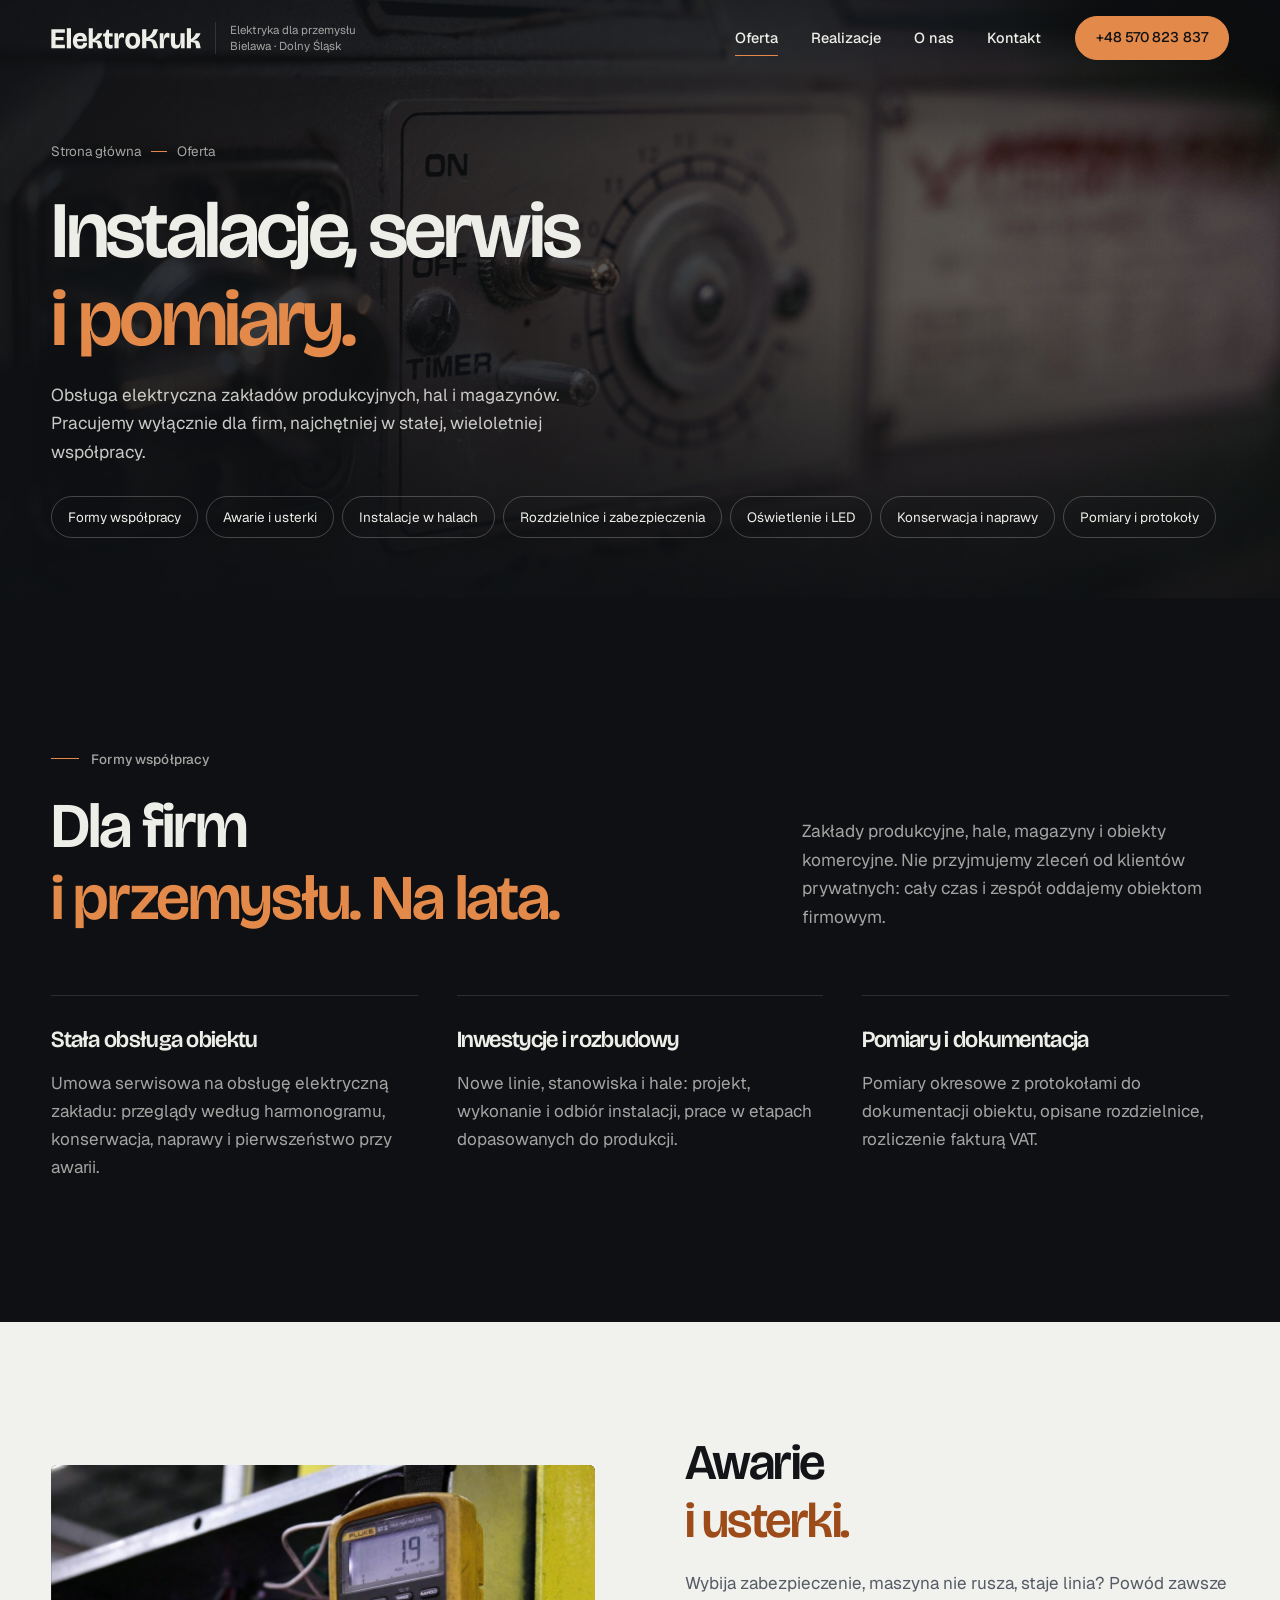
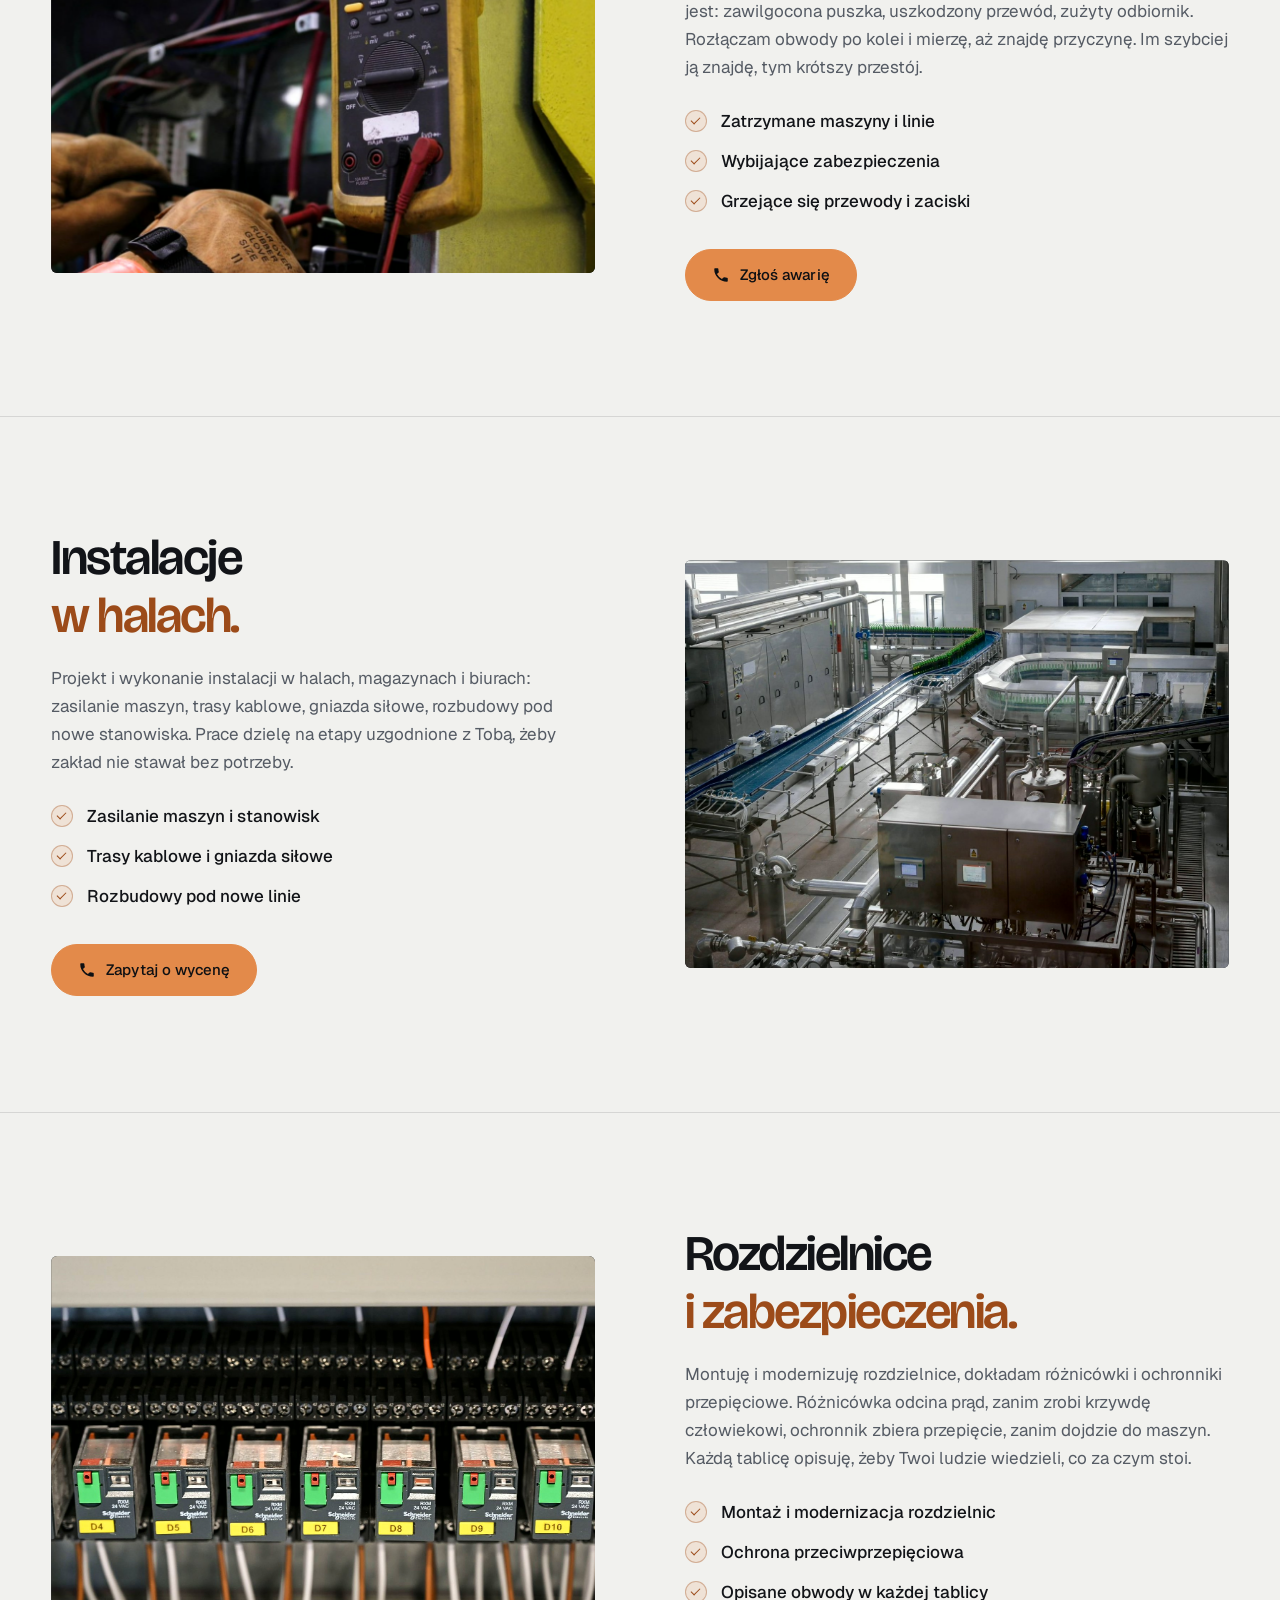
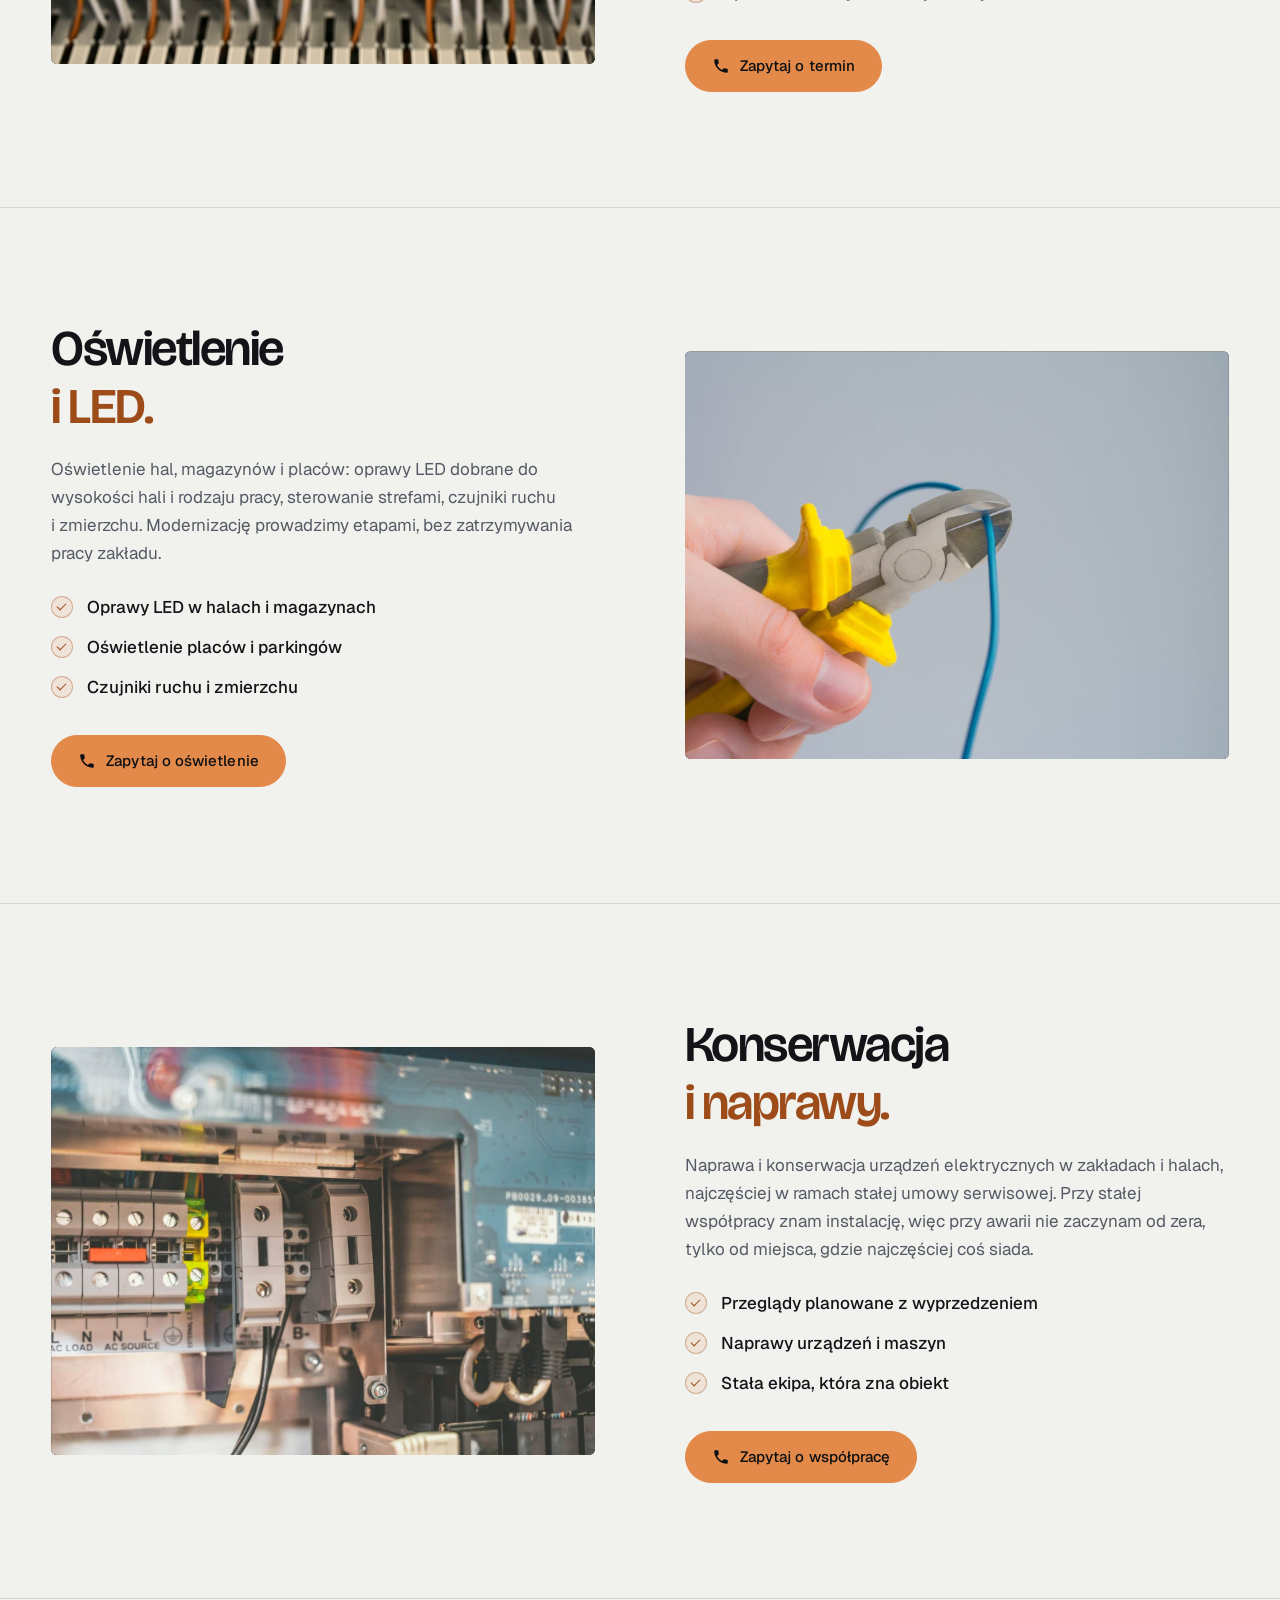
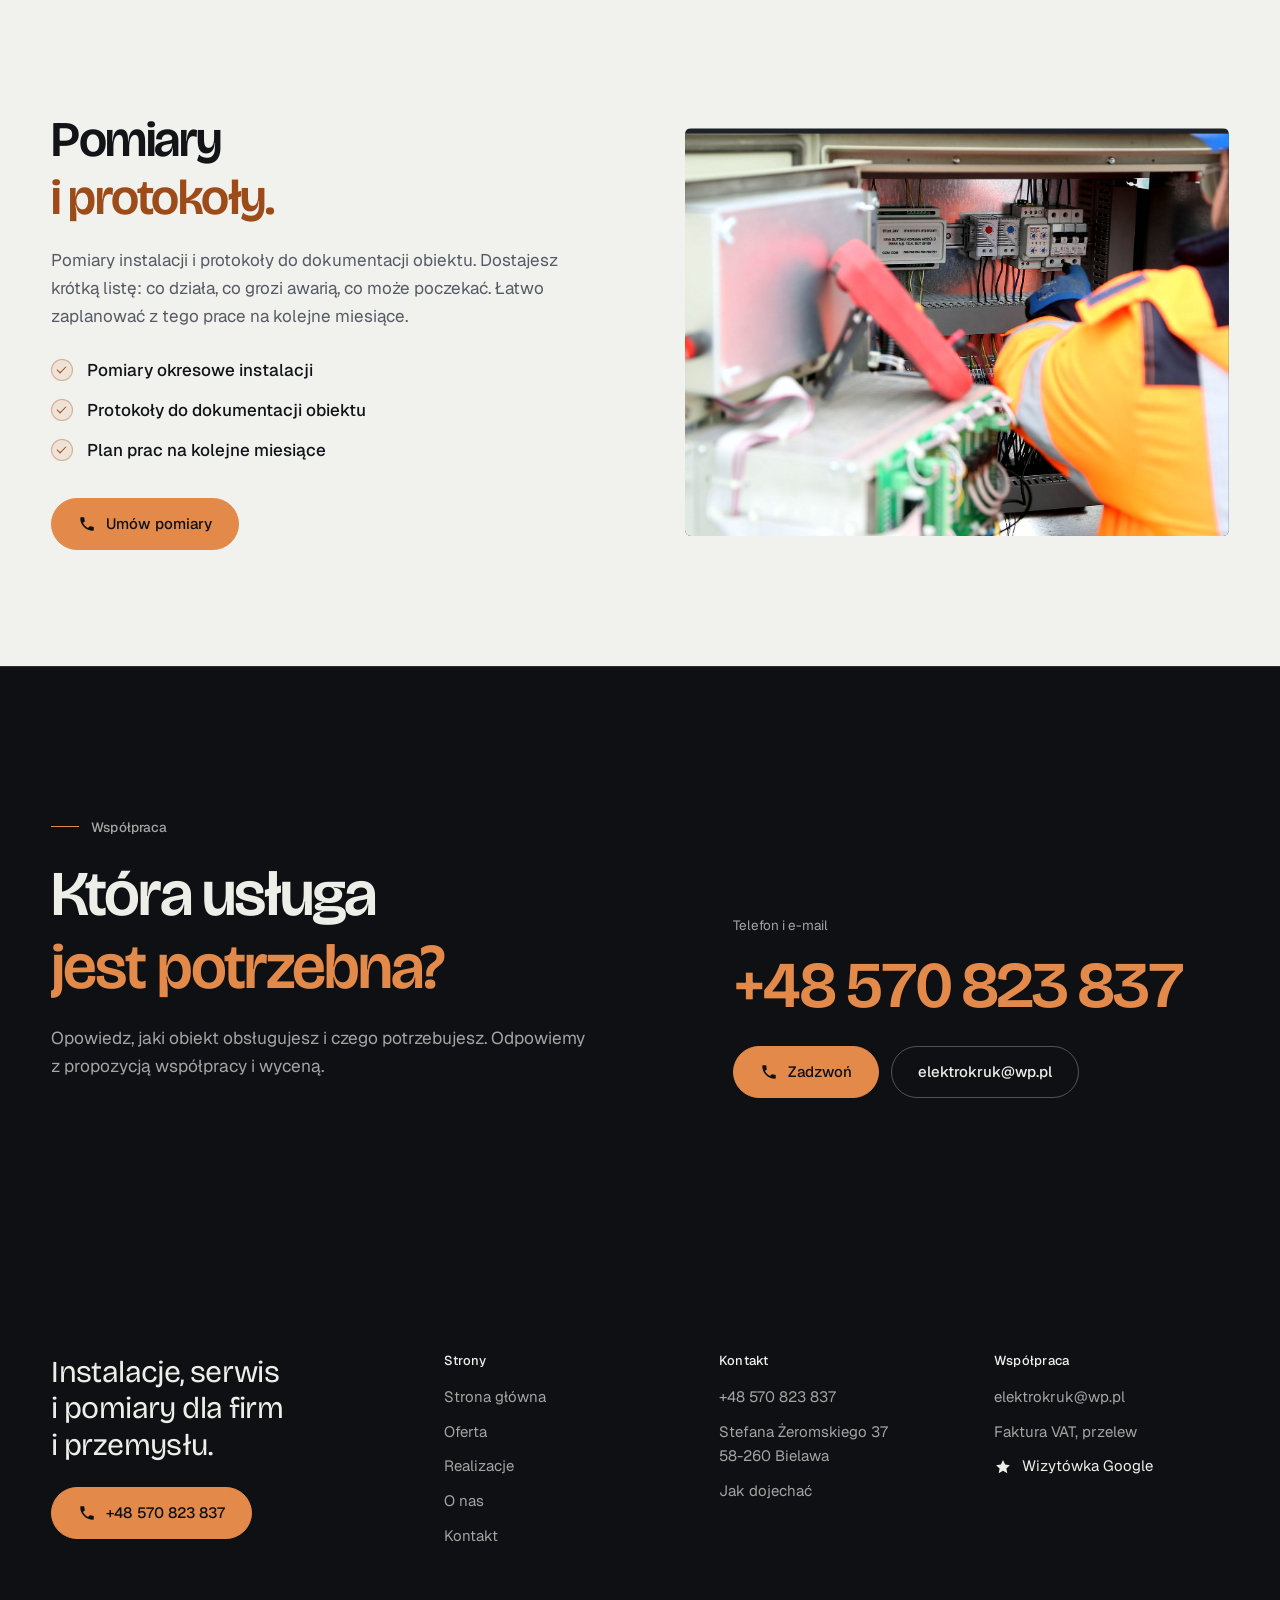
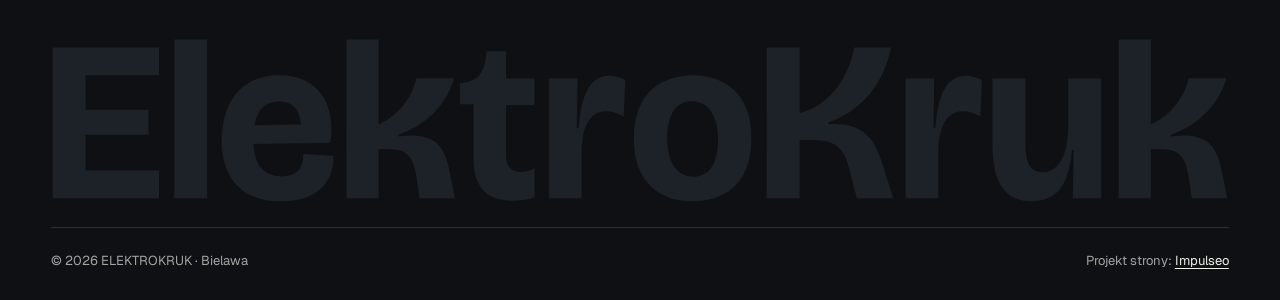
<file: oferta.html>
<!DOCTYPE html>
<html lang="pl">
<head>
<meta charset="UTF-8">
<meta name="viewport" content="width=device-width, initial-scale=1.0">
<title>Oferta - ELEKTROKRUK instalacje elektryczne dla przemysłu</title>
<meta name="description" content="Awarie, instalacje w halach i magazynach, rozdzielnice, oświetlenie LED, konserwacja i pomiary z protokołem. Dla firm z Bielawy i Dolnego Śląska.">
<link rel="canonical" href="https://impulseo-pl.github.io/elektrokruk/oferta.html">
<meta name="robots" content="noindex, nofollow">
<meta name="theme-color" content="#0E1013">
<meta property="og:type" content="website">
<meta property="og:locale" content="pl_PL">
<meta property="og:site_name" content="ELEKTROKRUK">
<meta property="og:title" content="Oferta - ELEKTROKRUK instalacje elektryczne dla przemysłu">
<meta property="og:description" content="Awarie, instalacje w halach i magazynach, rozdzielnice, oświetlenie LED, konserwacja i pomiary z protokołem. Dla firm z Bielawy i Dolnego Śląska.">
<meta property="og:url" content="https://impulseo-pl.github.io/elektrokruk/oferta.html">
<meta property="og:image" content="https://impulseo-pl.github.io/elektrokruk/img/og.jpg">
<meta property="og:image:width" content="1200">
<meta property="og:image:height" content="630">
<meta name="twitter:card" content="summary_large_image">
<script>(function(){var d=document.documentElement;d.classList.add('js');try{if(!window.matchMedia('(prefers-reduced-motion: reduce)').matches)d.classList.add('anim');}catch(e){}setTimeout(function(){if(!d.classList.contains('anim-ok'))d.classList.remove('anim');},3500);})();</script>

<link rel="preload" as="image" href="img/head-oferta.jpg" fetchpriority="high">
<link rel="preconnect" href="https://fonts.googleapis.com">
<link rel="preconnect" href="https://fonts.gstatic.com" crossorigin>
<link href="https://fonts.googleapis.com/css2?family=Bricolage+Grotesque:opsz,wght@12..96,400..700&family=Geist:wght@400..600&display=swap" rel="stylesheet">
<link rel="stylesheet" href="assets/styles.css?v=20261001c">
<script src="assets/lenis.min.js?v=1.1.20" defer></script>
<script src="assets/main.js?v=20261001c" defer></script>
</head>
<body>
<a class="skip" href="#tresc">Przejdź do treści</a>
<header class="site-head">
<div class="head-in">
  <a class="brand" href="index.html" aria-label="ELEKTROKRUK - strona główna">
    <span class="znak"><svg class="wm" viewBox="36 -702 5160 724" role="img" aria-label="ELEKTROKRUK"><path pathLength="1" style="--i:0" d="M43.0 0.0V-660.0H187.5V0.0ZM146.2 0.0V-121.3H509.2V0.0ZM146.2 -278.0V-387.7H463.0V-278.0ZM146.2 -538.7V-660.0H509.2V-538.7Z"/><path pathLength="1" style="--i:1" d="M575.7 0.0V-695.0H720.0V0.0Z"/><path pathLength="1" style="--i:2" d="M1044.0 13.8Q972.5 13.8 923.1 -7.1Q873.7 -28.0 842.7 -64.9Q811.7 -101.8 797.6 -150.0Q783.5 -198.2 783.5 -252.8Q783.5 -309.8 798.1 -361.4Q812.7 -413.0 843.0 -452.9Q873.3 -492.8 920.9 -515.9Q968.5 -539.0 1034.5 -539.0Q1099.2 -539.0 1146.1 -516.7Q1193.0 -494.3 1221.7 -454.1Q1250.5 -413.8 1260.0 -360.2Q1269.5 -306.5 1260.0 -243.2L873.3 -237.0V-318.5L1150.3 -323.7L1129.7 -276.5Q1134.7 -323.3 1125.7 -356.2Q1116.7 -389.0 1094.4 -406.5Q1072.2 -424.0 1034.5 -424.0Q994.5 -424.0 969.7 -403.6Q944.8 -383.2 933.9 -346.3Q923.0 -309.3 923.0 -259.7Q923.0 -175.5 953.6 -135.2Q984.2 -95.0 1045.5 -95.0Q1073.3 -95.0 1091.8 -102.6Q1110.3 -110.2 1121.6 -123.7Q1132.8 -137.3 1137.3 -155.3Q1141.7 -173.3 1140.5 -194.0L1273.0 -186.3Q1275.3 -151.0 1264.7 -115.7Q1254.0 -80.5 1227.4 -51.3Q1200.8 -22.2 1155.7 -4.2Q1110.5 13.8 1044.0 13.8Z"/><path pathLength="1" style="--i:3" d="M1330.7 0.0V-695.0H1471.7V-322.7Q1508.3 -339.5 1536.5 -363.0Q1564.7 -386.5 1585.2 -414.1Q1605.7 -441.7 1618.4 -470.2Q1631.2 -498.7 1637.7 -525.3H1802.5Q1792.2 -486.8 1771.2 -449.7Q1750.3 -412.5 1719.3 -379.7Q1688.3 -346.8 1647.9 -320.7Q1607.5 -294.7 1559.0 -278.3V-270.3Q1621.5 -279.2 1661.7 -270.8Q1701.8 -262.5 1725.4 -241.5Q1749.0 -220.5 1761.8 -189.7Q1774.7 -158.8 1782.0 -121.8L1806.0 0.0H1650.2L1638.2 -86.0Q1633.0 -121.3 1623.5 -150.4Q1614.0 -179.5 1590.2 -197.2Q1566.3 -214.8 1518.0 -215.0L1471.7 -215.2V0.0Z"/><path pathLength="1" style="--i:4" d="M2061.0 11.3Q1973.8 11.3 1930.5 -34.1Q1887.2 -79.5 1887.2 -173.5V-411.3H1827.5V-504.8H1836.3Q1891.3 -511.5 1914.6 -541.0Q1937.8 -570.5 1943.0 -630.0L1944.2 -643.5H2029.8V-525.0H2154.7V-408.0H2029.8V-186.0Q2029.8 -147.7 2048.2 -131.0Q2066.7 -114.3 2094.8 -114.3Q2109.7 -114.3 2125.6 -118.7Q2141.5 -123.0 2154.7 -131.0V-3.2Q2126.0 5.5 2102.9 8.4Q2079.8 11.3 2061.0 11.3Z"/><path pathLength="1" style="--i:5" d="M2217.7 0.0V-276.5L2217.3 -525.0H2343.5L2339.8 -307.5H2348.2Q2354.2 -392.3 2372.1 -442.6Q2390.0 -492.8 2417.7 -514.8Q2445.3 -536.8 2480.2 -536.8Q2497.3 -536.8 2515.9 -532.2Q2534.5 -527.7 2552.7 -517.7L2545.2 -358.5Q2524.7 -370.2 2505.0 -375.8Q2485.3 -381.3 2467.7 -381.3Q2433.7 -381.3 2409.9 -360.3Q2386.2 -339.3 2373.7 -298.7Q2361.2 -258.0 2361.2 -199.8V0.0Z"/><path pathLength="1" style="--i:6" d="M2846.7 13.8Q2772.0 13.8 2713.7 -16.6Q2655.3 -47.0 2622.4 -108.2Q2589.5 -169.5 2589.5 -261.8Q2589.5 -357.2 2623.6 -418.3Q2657.7 -479.5 2716.2 -509.2Q2774.7 -539.0 2848.2 -539.0Q2924.3 -539.0 2982.2 -508.4Q3040.0 -477.8 3072.5 -416.5Q3105.0 -355.2 3105.0 -262.0Q3105.0 -166.5 3071.1 -105.4Q3037.2 -44.3 2978.7 -15.3Q2920.2 13.8 2846.7 13.8ZM2849.8 -94.3Q2884.8 -94.3 2909.0 -113.0Q2933.2 -131.7 2946.0 -167.7Q2958.8 -203.8 2958.8 -254.2Q2958.8 -308.7 2945.1 -346.4Q2931.3 -384.2 2905.8 -404.6Q2880.2 -425.0 2844.2 -425.0Q2810.0 -425.0 2785.7 -406.0Q2761.5 -387.0 2748.6 -350.7Q2735.7 -314.3 2735.7 -263.5Q2735.7 -183.7 2765.9 -139.0Q2796.2 -94.3 2849.8 -94.3Z"/><path pathLength="1" style="--i:7" d="M3172.0 0.0V-660.0H3316.5V-371.8Q3369.0 -386.0 3409.9 -415.6Q3450.8 -445.2 3480.4 -484.5Q3510.0 -523.8 3528.8 -569.2Q3547.7 -614.5 3555.8 -660.0H3717.2Q3706.0 -603.0 3682.8 -551.8Q3659.7 -500.7 3624.5 -458.1Q3589.3 -415.5 3543.5 -383.2Q3497.7 -350.8 3440.8 -331.5V-323.7Q3502.3 -327.7 3543.2 -314.8Q3584.0 -302.0 3609.8 -277.8Q3635.7 -253.7 3650.9 -222.5Q3666.2 -191.3 3676.5 -158.5L3727.0 0.0H3567.0L3531.2 -138.3Q3521.0 -179.0 3502.4 -204.8Q3483.8 -230.7 3453.3 -242.7Q3422.8 -254.7 3374.2 -254.7H3316.5V0.0Z"/><path pathLength="1" style="--i:8" d="M3780.7 0.0V-276.5L3780.3 -525.0H3906.5L3902.8 -307.5H3911.2Q3917.2 -392.3 3935.1 -442.6Q3953.0 -492.8 3980.7 -514.8Q4008.3 -536.8 4043.2 -536.8Q4060.3 -536.8 4078.9 -532.2Q4097.5 -527.7 4115.7 -517.7L4108.2 -358.5Q4087.7 -370.2 4068.0 -375.8Q4048.3 -381.3 4030.7 -381.3Q3996.7 -381.3 3972.9 -360.3Q3949.2 -339.3 3936.7 -298.7Q3924.2 -258.0 3924.2 -199.8V0.0Z"/><path pathLength="1" style="--i:9" d="M4331.8 13.8Q4244.5 13.8 4202.9 -47.7Q4161.3 -109.2 4161.3 -236.8V-525.0H4305.8V-238.5Q4305.8 -170.0 4324.4 -141.7Q4343.0 -113.5 4380.5 -113.5Q4405.8 -113.5 4426.5 -126.2Q4447.2 -139.0 4462.3 -165.1Q4477.5 -191.2 4485.5 -232.1Q4493.5 -273.0 4493.5 -330.3V-525.0H4637.8V-244.5L4638.2 0.0H4513.5L4517.2 -209.7H4509.8Q4503.0 -131.5 4481.6 -82.3Q4460.2 -33.0 4423.1 -9.6Q4386.0 13.8 4331.8 13.8Z"/><path pathLength="1" style="--i:10" d="M4714.7 0.0V-695.0H4855.7V-322.7Q4892.3 -339.5 4920.5 -363.0Q4948.7 -386.5 4969.2 -414.1Q4989.7 -441.7 5002.4 -470.2Q5015.2 -498.7 5021.7 -525.3H5186.5Q5176.2 -486.8 5155.2 -449.7Q5134.3 -412.5 5103.3 -379.7Q5072.3 -346.8 5031.9 -320.7Q4991.5 -294.7 4943.0 -278.3V-270.3Q5005.5 -279.2 5045.7 -270.8Q5085.8 -262.5 5109.4 -241.5Q5133.0 -220.5 5145.8 -189.7Q5158.7 -158.8 5166.0 -121.8L5190.0 0.0H5034.2L5022.2 -86.0Q5017.0 -121.3 5007.5 -150.4Q4998.0 -179.5 4974.2 -197.2Q4950.3 -214.8 4902.0 -215.0L4855.7 -215.2V0.0Z"/></svg></span>
    <span class="brand-sub">Elektryka dla przemysłu<br>Bielawa · Dolny Śląsk</span>
  </a>
  <nav class="nav-links" aria-label="Menu główne">
    <a class="nl" href="oferta.html" aria-current="page">Oferta</a><a class="nl" href="realizacje.html">Realizacje</a><a class="nl" href="o-nas.html">O&nbsp;nas</a><a class="nl" href="kontakt.html">Kontakt</a>
    <a class="btn btn-copper nav-cta" href="tel:+48570823837">+48 570 823 837</a>
  </nav>
  <button class="burger" type="button" aria-label="Otwórz menu" aria-expanded="false" aria-controls="mnav"><span></span><span></span></button>
</div>
</header>

<div class="mnav" id="mnav">
  <div class="mnav-in">
    <a class="ml" href="index.html">Strona główna</a><a class="ml" href="oferta.html" aria-current="page">Oferta</a><a class="ml" href="realizacje.html">Realizacje</a><a class="ml" href="o-nas.html">O&nbsp;nas</a><a class="ml" href="kontakt.html">Kontakt</a>
    <div class="mnav-foot">
      <span>Stała obsługa elektryczna zakładów i&nbsp;obiektów firmowych</span>
      <a class="btn btn-copper" href="tel:+48570823837"><svg class="ico" width="16" height="16" viewBox="0 0 24 24" fill="none" aria-hidden="true"><path d="M6.6 10.8a15.5 15.5 0 0 0 6.6 6.6l2.2-2.2a1 1 0 0 1 1-.24 11.4 11.4 0 0 0 3.6.58 1 1 0 0 1 1 1V20a1 1 0 0 1-1 1A17 17 0 0 1 3 4a1 1 0 0 1 1-1h3.5a1 1 0 0 1 1 1c0 1.25.2 2.46.58 3.6a1 1 0 0 1-.25 1l-2.23 2.2Z" fill="currentColor"/></svg>+48 570 823 837</a>
    </div>
  </div>
</div>

<main id="tresc">
<section class="pagehead">
  <div class="pagehead-media"><img src="img/head-oferta.jpg" alt="Przełącznik i osprzęt na panelu maszyny" width="1880" height="1253" decoding="async" fetchpriority="high"></div>
  <div class="ph-in">
    <p class="crumb up" style="--d:0"><a href="index.html">Strona główna</a><span class="sl" aria-hidden="true"></span>Oferta</p>
    <h1><span class="ln"><span class="ln-i" style="--k:0">Instalacje, serwis</span></span><span class="ln"><span class="ln-i" style="--k:1"><em>i&nbsp;pomiary.</em></span></span></h1>
    <p class="ph-lead up" style="--d:300">Obsługa elektryczna zakładów produkcyjnych, hal i&nbsp;magazynów. Pracujemy wyłącznie dla firm, najchętniej w&nbsp;stałej, wieloletniej współpracy.</p>
    <nav class="chips up" style="--d:420" aria-label="Usługi na tej stronie"><a class="chip" href="#wspolpraca">Formy współpracy</a><a class="chip" href="#awarie">Awarie i&nbsp;usterki</a><a class="chip" href="#instalacje">Instalacje w&nbsp;halach</a><a class="chip" href="#rozdzielnice">Rozdzielnice i&nbsp;zabezpieczenia</a><a class="chip" href="#oswietlenie">Oświetlenie i&nbsp;LED</a><a class="chip" href="#konserwacja">Konserwacja i&nbsp;naprawy</a><a class="chip" href="#pomiary">Pomiary i&nbsp;protokoły</a></nav>
  </div>
</section>
<section class="sec dark" id="wspolpraca">
  <div class="wrap">
    <div class="sec-head">
      <div>
        <p class="eyebrow rv">Formy współpracy</p>
        <h2 class="h2 rv rv-h"><span class="ln"><span class="ln-i" style="--k:0">Dla firm</span></span><span class="ln"><span class="ln-i" style="--k:1"><em>i&nbsp;przemysłu. Na lata.</em></span></span></h2>
      </div>
      <div class="side rv" style="--d:120">
        <p class="lead">Zakłady produkcyjne, hale, magazyny i&nbsp;obiekty komercyjne. Nie przyjmujemy zleceń od klientów prywatnych: cały czas i&nbsp;zespół oddajemy obiektom firmowym.</p>
      </div>
    </div>
    <div class="vals" style="margin-top:0">
      <div class="val rv"><h3>Stała obsługa obiektu</h3><p>Umowa serwisowa na obsługę elektryczną zakładu: przeglądy według harmonogramu, konserwacja, naprawy i&nbsp;pierwszeństwo przy awarii.</p></div>
      <div class="val rv" style="--d:100"><h3>Inwestycje i&nbsp;rozbudowy</h3><p>Nowe linie, stanowiska i&nbsp;hale: projekt, wykonanie i&nbsp;odbiór instalacji, prace w&nbsp;etapach dopasowanych do produkcji.</p></div>
      <div class="val rv" style="--d:200"><h3>Pomiary i&nbsp;dokumentacja</h3><p>Pomiary okresowe z&nbsp;protokołami do dokumentacji obiektu, opisane rozdzielnice, rozliczenie fakturą VAT.</p></div>
    </div>
  </div>
</section>
<section class="svc-block" id="awarie">
  <div class="wrap svc-row">
    <figure class="fig svc-fig rv-img rv">
      <img src="img/g3.jpg" alt="Pomiar miernikiem przy szafie sterowniczej" width="1880" height="1253" decoding="async" data-plx="30" style="height:110%;margin-top:-5%">
    </figure>
    <div class="svc-txt">
      <h2 class="rv rv-h"><span class="ln"><span class="ln-i" style="--k:0">Awarie</span></span><span class="ln"><span class="ln-i" style="--k:1"><em>i&nbsp;usterki.</em></span></span></h2>
      <p class="rv" style="--d:100">Wybija zabezpieczenie, maszyna nie rusza, staje linia? Powód zawsze jest: zawilgocona puszka, uszkodzony przewód, zużyty odbiornik. Rozłączam obwody po kolei i&nbsp;mierzę, aż znajdę przyczynę. Im szybciej ją znajdę, tym krótszy przestój.</p>
      <ul class="ticks rv" style="--d:160"><li>Zatrzymane maszyny i&nbsp;linie</li><li>Wybijające zabezpieczenia</li><li>Grzejące się przewody i&nbsp;zaciski</li></ul>
      <a class="btn btn-copper rv" style="--d:220" href="tel:+48570823837"><svg class="ico" width="16" height="16" viewBox="0 0 24 24" fill="none" aria-hidden="true"><path d="M6.6 10.8a15.5 15.5 0 0 0 6.6 6.6l2.2-2.2a1 1 0 0 1 1-.24 11.4 11.4 0 0 0 3.6.58 1 1 0 0 1 1 1V20a1 1 0 0 1-1 1A17 17 0 0 1 3 4a1 1 0 0 1 1-1h3.5a1 1 0 0 1 1 1c0 1.25.2 2.46.58 3.6a1 1 0 0 1-.25 1l-2.23 2.2Z" fill="currentColor"/></svg>Zgłoś awarię</a>
    </div>
  </div>
</section>
<section class="svc-block flip" id="instalacje">
  <div class="wrap svc-row">
    <figure class="fig svc-fig rv-img rv">
      <img src="img/g10.jpg" alt="Linia produkcyjna w zakładzie przemysłowym" width="1688" height="1258" loading="lazy" decoding="async" data-plx="30" style="height:110%;margin-top:-5%">
    </figure>
    <div class="svc-txt">
      <h2 class="rv rv-h"><span class="ln"><span class="ln-i" style="--k:0">Instalacje</span></span><span class="ln"><span class="ln-i" style="--k:1"><em>w&nbsp;halach.</em></span></span></h2>
      <p class="rv" style="--d:100">Projekt i&nbsp;wykonanie instalacji w&nbsp;halach, magazynach i&nbsp;biurach: zasilanie maszyn, trasy kablowe, gniazda siłowe, rozbudowy pod nowe stanowiska. Prace dzielę na etapy uzgodnione z&nbsp;Tobą, żeby zakład nie stawał bez potrzeby.</p>
      <ul class="ticks rv" style="--d:160"><li>Zasilanie maszyn i&nbsp;stanowisk</li><li>Trasy kablowe i&nbsp;gniazda siłowe</li><li>Rozbudowy pod nowe linie</li></ul>
      <a class="btn btn-copper rv" style="--d:220" href="tel:+48570823837"><svg class="ico" width="16" height="16" viewBox="0 0 24 24" fill="none" aria-hidden="true"><path d="M6.6 10.8a15.5 15.5 0 0 0 6.6 6.6l2.2-2.2a1 1 0 0 1 1-.24 11.4 11.4 0 0 0 3.6.58 1 1 0 0 1 1 1V20a1 1 0 0 1-1 1A17 17 0 0 1 3 4a1 1 0 0 1 1-1h3.5a1 1 0 0 1 1 1c0 1.25.2 2.46.58 3.6a1 1 0 0 1-.25 1l-2.23 2.2Z" fill="currentColor"/></svg>Zapytaj o&nbsp;wycenę</a>
    </div>
  </div>
</section>
<section class="svc-block" id="rozdzielnice">
  <div class="wrap svc-row">
    <figure class="fig svc-fig rv-img rv">
      <img src="img/g2.jpg" alt="Zabezpieczenia i przekaźniki w rozdzielnicy" width="1880" height="1251" loading="lazy" decoding="async" data-plx="30" style="height:110%;margin-top:-5%">
    </figure>
    <div class="svc-txt">
      <h2 class="rv rv-h"><span class="ln"><span class="ln-i" style="--k:0">Rozdzielnice</span></span><span class="ln"><span class="ln-i" style="--k:1"><em>i&nbsp;zabezpieczenia.</em></span></span></h2>
      <p class="rv" style="--d:100">Montuję i&nbsp;modernizuję rozdzielnice, dokładam różnicówki i&nbsp;ochronniki przepięciowe. Różnicówka odcina prąd, zanim zrobi krzywdę człowiekowi, ochronnik zbiera przepięcie, zanim dojdzie do maszyn. Każdą tablicę opisuję, żeby Twoi ludzie wiedzieli, co za czym stoi.</p>
      <ul class="ticks rv" style="--d:160"><li>Montaż i&nbsp;modernizacja rozdzielnic</li><li>Ochrona przeciwprzepięciowa</li><li>Opisane obwody w&nbsp;każdej tablicy</li></ul>
      <a class="btn btn-copper rv" style="--d:220" href="tel:+48570823837"><svg class="ico" width="16" height="16" viewBox="0 0 24 24" fill="none" aria-hidden="true"><path d="M6.6 10.8a15.5 15.5 0 0 0 6.6 6.6l2.2-2.2a1 1 0 0 1 1-.24 11.4 11.4 0 0 0 3.6.58 1 1 0 0 1 1 1V20a1 1 0 0 1-1 1A17 17 0 0 1 3 4a1 1 0 0 1 1-1h3.5a1 1 0 0 1 1 1c0 1.25.2 2.46.58 3.6a1 1 0 0 1-.25 1l-2.23 2.2Z" fill="currentColor"/></svg>Zapytaj o&nbsp;termin</a>
    </div>
  </div>
</section>
<section class="svc-block flip" id="oswietlenie">
  <div class="wrap svc-row">
    <figure class="fig svc-fig rv-img rv">
      <img src="img/g15.jpg" alt="Oświetlenie liniowe LED w hali magazynowej" width="1880" height="1253" loading="lazy" decoding="async" data-plx="30" style="height:110%;margin-top:-5%">
    </figure>
    <div class="svc-txt">
      <h2 class="rv rv-h"><span class="ln"><span class="ln-i" style="--k:0">Oświetlenie</span></span><span class="ln"><span class="ln-i" style="--k:1"><em>i&nbsp;LED.</em></span></span></h2>
      <p class="rv" style="--d:100">Oświetlenie hal, magazynów i&nbsp;placów: oprawy LED dobrane do wysokości hali i&nbsp;rodzaju pracy, sterowanie strefami, czujniki ruchu i&nbsp;zmierzchu. Modernizację prowadzimy etapami, bez zatrzymywania pracy zakładu.</p>
      <ul class="ticks rv" style="--d:160"><li>Oprawy LED w&nbsp;halach i&nbsp;magazynach</li><li>Oświetlenie placów i&nbsp;parkingów</li><li>Czujniki ruchu i&nbsp;zmierzchu</li></ul>
      <a class="btn btn-copper rv" style="--d:220" href="tel:+48570823837"><svg class="ico" width="16" height="16" viewBox="0 0 24 24" fill="none" aria-hidden="true"><path d="M6.6 10.8a15.5 15.5 0 0 0 6.6 6.6l2.2-2.2a1 1 0 0 1 1-.24 11.4 11.4 0 0 0 3.6.58 1 1 0 0 1 1 1V20a1 1 0 0 1-1 1A17 17 0 0 1 3 4a1 1 0 0 1 1-1h3.5a1 1 0 0 1 1 1c0 1.25.2 2.46.58 3.6a1 1 0 0 1-.25 1l-2.23 2.2Z" fill="currentColor"/></svg>Zapytaj o&nbsp;oświetlenie</a>
    </div>
  </div>
</section>
<section class="svc-block" id="konserwacja">
  <div class="wrap svc-row">
    <figure class="fig svc-fig rv-img rv">
      <img src="img/g8.jpg" alt="Zaciski i okablowanie w szafie maszyny" width="1796" height="1152" loading="lazy" decoding="async" data-plx="30" style="height:110%;margin-top:-5%">
    </figure>
    <div class="svc-txt">
      <h2 class="rv rv-h"><span class="ln"><span class="ln-i" style="--k:0">Konserwacja</span></span><span class="ln"><span class="ln-i" style="--k:1"><em>i&nbsp;naprawy.</em></span></span></h2>
      <p class="rv" style="--d:100">Naprawa i&nbsp;konserwacja urządzeń elektrycznych w&nbsp;zakładach i&nbsp;halach, najczęściej w&nbsp;ramach stałej umowy serwisowej. Przy stałej współpracy znam instalację, więc przy awarii nie zaczynam od zera, tylko od miejsca, gdzie najczęściej coś siada.</p>
      <ul class="ticks rv" style="--d:160"><li>Przeglądy planowane z&nbsp;wyprzedzeniem</li><li>Naprawy urządzeń i&nbsp;maszyn</li><li>Stała ekipa, która zna obiekt</li></ul>
      <a class="btn btn-copper rv" style="--d:220" href="tel:+48570823837"><svg class="ico" width="16" height="16" viewBox="0 0 24 24" fill="none" aria-hidden="true"><path d="M6.6 10.8a15.5 15.5 0 0 0 6.6 6.6l2.2-2.2a1 1 0 0 1 1-.24 11.4 11.4 0 0 0 3.6.58 1 1 0 0 1 1 1V20a1 1 0 0 1-1 1A17 17 0 0 1 3 4a1 1 0 0 1 1-1h3.5a1 1 0 0 1 1 1c0 1.25.2 2.46.58 3.6a1 1 0 0 1-.25 1l-2.23 2.2Z" fill="currentColor"/></svg>Zapytaj o&nbsp;współpracę</a>
    </div>
  </div>
</section>
<section class="svc-block flip" id="pomiary">
  <div class="wrap svc-row">
    <figure class="fig svc-fig rv-img rv">
      <img src="img/about.jpg" alt="Elektryk przy pomiarach w rozdzielnicy" width="1880" height="1253" loading="lazy" decoding="async" data-plx="30" style="height:110%;margin-top:-5%">
    </figure>
    <div class="svc-txt">
      <h2 class="rv rv-h"><span class="ln"><span class="ln-i" style="--k:0">Pomiary</span></span><span class="ln"><span class="ln-i" style="--k:1"><em>i&nbsp;protokoły.</em></span></span></h2>
      <p class="rv" style="--d:100">Pomiary instalacji i&nbsp;protokoły do dokumentacji obiektu. Dostajesz krótką listę: co działa, co grozi awarią, co może poczekać. Łatwo zaplanować z&nbsp;tego prace na kolejne miesiące.</p>
      <ul class="ticks rv" style="--d:160"><li>Pomiary okresowe instalacji</li><li>Protokoły do dokumentacji obiektu</li><li>Plan prac na kolejne miesiące</li></ul>
      <a class="btn btn-copper rv" style="--d:220" href="tel:+48570823837"><svg class="ico" width="16" height="16" viewBox="0 0 24 24" fill="none" aria-hidden="true"><path d="M6.6 10.8a15.5 15.5 0 0 0 6.6 6.6l2.2-2.2a1 1 0 0 1 1-.24 11.4 11.4 0 0 0 3.6.58 1 1 0 0 1 1 1V20a1 1 0 0 1-1 1A17 17 0 0 1 3 4a1 1 0 0 1 1-1h3.5a1 1 0 0 1 1 1c0 1.25.2 2.46.58 3.6a1 1 0 0 1-.25 1l-2.23 2.2Z" fill="currentColor"/></svg>Umów pomiary</a>
    </div>
  </div>
</section>
<section class="cta-band dark">
  <div class="wrap cta-grid">
    <div>
      <p class="eyebrow rv">Współpraca</p>
      <h2 class="h2 rv rv-h"><span class="ln"><span class="ln-i" style="--k:0">Która usługa</span></span><span class="ln"><span class="ln-i" style="--k:1"><em>jest potrzebna?</em></span></span></h2>
      <p class="lead rv" style="--d:120">Opowiedz, jaki obiekt obsługujesz i&nbsp;czego potrzebujesz. Odpowiemy z&nbsp;propozycją współpracy i&nbsp;wyceną.</p>
    </div>
    <div class="cta-side rv" style="--d:180">
      <span class="lbl">Telefon i&nbsp;e-mail</span>
      <a class="cta-phone" href="tel:+48570823837">+48 570 823 837</a>
      <div class="cta-row">
        <a class="btn btn-copper" href="tel:+48570823837"><svg class="ico" width="16" height="16" viewBox="0 0 24 24" fill="none" aria-hidden="true"><path d="M6.6 10.8a15.5 15.5 0 0 0 6.6 6.6l2.2-2.2a1 1 0 0 1 1-.24 11.4 11.4 0 0 0 3.6.58 1 1 0 0 1 1 1V20a1 1 0 0 1-1 1A17 17 0 0 1 3 4a1 1 0 0 1 1-1h3.5a1 1 0 0 1 1 1c0 1.25.2 2.46.58 3.6a1 1 0 0 1-.25 1l-2.23 2.2Z" fill="currentColor"/></svg>Zadzwoń</a>
        <a class="btn btn-ghost" href="mailto:elektrokruk@wp.pl">elektrokruk@wp.pl</a>
      </div>
    </div>
  </div>
</section>
</main>

<footer class="site-foot">
  <div class="wrap">
    <div class="foot-top">
      <div>
        <p class="foot-claim">Instalacje, serwis i&nbsp;pomiary dla firm i&nbsp;przemysłu.</p>
        <a class="btn btn-copper" href="tel:+48570823837"><svg class="ico" width="16" height="16" viewBox="0 0 24 24" fill="none" aria-hidden="true"><path d="M6.6 10.8a15.5 15.5 0 0 0 6.6 6.6l2.2-2.2a1 1 0 0 1 1-.24 11.4 11.4 0 0 0 3.6.58 1 1 0 0 1 1 1V20a1 1 0 0 1-1 1A17 17 0 0 1 3 4a1 1 0 0 1 1-1h3.5a1 1 0 0 1 1 1c0 1.25.2 2.46.58 3.6a1 1 0 0 1-.25 1l-2.23 2.2Z" fill="currentColor"/></svg>+48 570 823 837</a>
      </div>
      <div>
        <h4>Strony</h4>
        <ul><li><a href="index.html">Strona główna</a></li><li><a href="oferta.html">Oferta</a></li><li><a href="realizacje.html">Realizacje</a></li><li><a href="o-nas.html">O&nbsp;nas</a></li><li><a href="kontakt.html">Kontakt</a></li></ul>
      </div>
      <div>
        <h4>Kontakt</h4>
        <ul>
          <li><a href="tel:+48570823837">+48 570 823 837</a></li>
          <li>Stefana Żeromskiego 37<br>58-260 Bielawa</li>
          <li><a href="https://maps.google.com/?cid=15804506699159019590" target="_blank" rel="noopener">Jak dojechać</a></li>
        </ul>
      </div>
      <div>
        <h4>Współpraca</h4>
        <ul>
          <li><a href="mailto:elektrokruk@wp.pl">elektrokruk@wp.pl</a></li>
          <li>Faktura VAT, przelew</li>
          <li><a class="soc" href="https://maps.google.com/?cid=15804506699159019590" target="_blank" rel="noopener" aria-label="Wizytówka ELEKTROKRUK w Google"><svg viewBox="0 0 24 24" aria-hidden="true"><path fill="currentColor" d="M12 2.8l2.8 5.9 6.4.8-4.7 4.4 1.2 6.3L12 17.1l-5.7 3.1 1.2-6.3L2.8 9.5l6.4-.8z"/></svg>Wizytówka Google</a></li>
        </ul>
      </div>
    </div>
    <div class="foot-mark" aria-hidden="true"><svg class="wm-foot" viewBox="36 -702 5160 724" aria-hidden="true" focusable="false"><path style="--i:0" d="M43.0 0.0V-660.0H187.5V0.0ZM146.2 0.0V-121.3H509.2V0.0ZM146.2 -278.0V-387.7H463.0V-278.0ZM146.2 -538.7V-660.0H509.2V-538.7Z"/><path style="--i:1" d="M575.7 0.0V-695.0H720.0V0.0Z"/><path style="--i:2" d="M1044.0 13.8Q972.5 13.8 923.1 -7.1Q873.7 -28.0 842.7 -64.9Q811.7 -101.8 797.6 -150.0Q783.5 -198.2 783.5 -252.8Q783.5 -309.8 798.1 -361.4Q812.7 -413.0 843.0 -452.9Q873.3 -492.8 920.9 -515.9Q968.5 -539.0 1034.5 -539.0Q1099.2 -539.0 1146.1 -516.7Q1193.0 -494.3 1221.7 -454.1Q1250.5 -413.8 1260.0 -360.2Q1269.5 -306.5 1260.0 -243.2L873.3 -237.0V-318.5L1150.3 -323.7L1129.7 -276.5Q1134.7 -323.3 1125.7 -356.2Q1116.7 -389.0 1094.4 -406.5Q1072.2 -424.0 1034.5 -424.0Q994.5 -424.0 969.7 -403.6Q944.8 -383.2 933.9 -346.3Q923.0 -309.3 923.0 -259.7Q923.0 -175.5 953.6 -135.2Q984.2 -95.0 1045.5 -95.0Q1073.3 -95.0 1091.8 -102.6Q1110.3 -110.2 1121.6 -123.7Q1132.8 -137.3 1137.3 -155.3Q1141.7 -173.3 1140.5 -194.0L1273.0 -186.3Q1275.3 -151.0 1264.7 -115.7Q1254.0 -80.5 1227.4 -51.3Q1200.8 -22.2 1155.7 -4.2Q1110.5 13.8 1044.0 13.8Z"/><path style="--i:3" d="M1330.7 0.0V-695.0H1471.7V-322.7Q1508.3 -339.5 1536.5 -363.0Q1564.7 -386.5 1585.2 -414.1Q1605.7 -441.7 1618.4 -470.2Q1631.2 -498.7 1637.7 -525.3H1802.5Q1792.2 -486.8 1771.2 -449.7Q1750.3 -412.5 1719.3 -379.7Q1688.3 -346.8 1647.9 -320.7Q1607.5 -294.7 1559.0 -278.3V-270.3Q1621.5 -279.2 1661.7 -270.8Q1701.8 -262.5 1725.4 -241.5Q1749.0 -220.5 1761.8 -189.7Q1774.7 -158.8 1782.0 -121.8L1806.0 0.0H1650.2L1638.2 -86.0Q1633.0 -121.3 1623.5 -150.4Q1614.0 -179.5 1590.2 -197.2Q1566.3 -214.8 1518.0 -215.0L1471.7 -215.2V0.0Z"/><path style="--i:4" d="M2061.0 11.3Q1973.8 11.3 1930.5 -34.1Q1887.2 -79.5 1887.2 -173.5V-411.3H1827.5V-504.8H1836.3Q1891.3 -511.5 1914.6 -541.0Q1937.8 -570.5 1943.0 -630.0L1944.2 -643.5H2029.8V-525.0H2154.7V-408.0H2029.8V-186.0Q2029.8 -147.7 2048.2 -131.0Q2066.7 -114.3 2094.8 -114.3Q2109.7 -114.3 2125.6 -118.7Q2141.5 -123.0 2154.7 -131.0V-3.2Q2126.0 5.5 2102.9 8.4Q2079.8 11.3 2061.0 11.3Z"/><path style="--i:5" d="M2217.7 0.0V-276.5L2217.3 -525.0H2343.5L2339.8 -307.5H2348.2Q2354.2 -392.3 2372.1 -442.6Q2390.0 -492.8 2417.7 -514.8Q2445.3 -536.8 2480.2 -536.8Q2497.3 -536.8 2515.9 -532.2Q2534.5 -527.7 2552.7 -517.7L2545.2 -358.5Q2524.7 -370.2 2505.0 -375.8Q2485.3 -381.3 2467.7 -381.3Q2433.7 -381.3 2409.9 -360.3Q2386.2 -339.3 2373.7 -298.7Q2361.2 -258.0 2361.2 -199.8V0.0Z"/><path style="--i:6" d="M2846.7 13.8Q2772.0 13.8 2713.7 -16.6Q2655.3 -47.0 2622.4 -108.2Q2589.5 -169.5 2589.5 -261.8Q2589.5 -357.2 2623.6 -418.3Q2657.7 -479.5 2716.2 -509.2Q2774.7 -539.0 2848.2 -539.0Q2924.3 -539.0 2982.2 -508.4Q3040.0 -477.8 3072.5 -416.5Q3105.0 -355.2 3105.0 -262.0Q3105.0 -166.5 3071.1 -105.4Q3037.2 -44.3 2978.7 -15.3Q2920.2 13.8 2846.7 13.8ZM2849.8 -94.3Q2884.8 -94.3 2909.0 -113.0Q2933.2 -131.7 2946.0 -167.7Q2958.8 -203.8 2958.8 -254.2Q2958.8 -308.7 2945.1 -346.4Q2931.3 -384.2 2905.8 -404.6Q2880.2 -425.0 2844.2 -425.0Q2810.0 -425.0 2785.7 -406.0Q2761.5 -387.0 2748.6 -350.7Q2735.7 -314.3 2735.7 -263.5Q2735.7 -183.7 2765.9 -139.0Q2796.2 -94.3 2849.8 -94.3Z"/><path style="--i:7" d="M3172.0 0.0V-660.0H3316.5V-371.8Q3369.0 -386.0 3409.9 -415.6Q3450.8 -445.2 3480.4 -484.5Q3510.0 -523.8 3528.8 -569.2Q3547.7 -614.5 3555.8 -660.0H3717.2Q3706.0 -603.0 3682.8 -551.8Q3659.7 -500.7 3624.5 -458.1Q3589.3 -415.5 3543.5 -383.2Q3497.7 -350.8 3440.8 -331.5V-323.7Q3502.3 -327.7 3543.2 -314.8Q3584.0 -302.0 3609.8 -277.8Q3635.7 -253.7 3650.9 -222.5Q3666.2 -191.3 3676.5 -158.5L3727.0 0.0H3567.0L3531.2 -138.3Q3521.0 -179.0 3502.4 -204.8Q3483.8 -230.7 3453.3 -242.7Q3422.8 -254.7 3374.2 -254.7H3316.5V0.0Z"/><path style="--i:8" d="M3780.7 0.0V-276.5L3780.3 -525.0H3906.5L3902.8 -307.5H3911.2Q3917.2 -392.3 3935.1 -442.6Q3953.0 -492.8 3980.7 -514.8Q4008.3 -536.8 4043.2 -536.8Q4060.3 -536.8 4078.9 -532.2Q4097.5 -527.7 4115.7 -517.7L4108.2 -358.5Q4087.7 -370.2 4068.0 -375.8Q4048.3 -381.3 4030.7 -381.3Q3996.7 -381.3 3972.9 -360.3Q3949.2 -339.3 3936.7 -298.7Q3924.2 -258.0 3924.2 -199.8V0.0Z"/><path style="--i:9" d="M4331.8 13.8Q4244.5 13.8 4202.9 -47.7Q4161.3 -109.2 4161.3 -236.8V-525.0H4305.8V-238.5Q4305.8 -170.0 4324.4 -141.7Q4343.0 -113.5 4380.5 -113.5Q4405.8 -113.5 4426.5 -126.2Q4447.2 -139.0 4462.3 -165.1Q4477.5 -191.2 4485.5 -232.1Q4493.5 -273.0 4493.5 -330.3V-525.0H4637.8V-244.5L4638.2 0.0H4513.5L4517.2 -209.7H4509.8Q4503.0 -131.5 4481.6 -82.3Q4460.2 -33.0 4423.1 -9.6Q4386.0 13.8 4331.8 13.8Z"/><path style="--i:10" d="M4714.7 0.0V-695.0H4855.7V-322.7Q4892.3 -339.5 4920.5 -363.0Q4948.7 -386.5 4969.2 -414.1Q4989.7 -441.7 5002.4 -470.2Q5015.2 -498.7 5021.7 -525.3H5186.5Q5176.2 -486.8 5155.2 -449.7Q5134.3 -412.5 5103.3 -379.7Q5072.3 -346.8 5031.9 -320.7Q4991.5 -294.7 4943.0 -278.3V-270.3Q5005.5 -279.2 5045.7 -270.8Q5085.8 -262.5 5109.4 -241.5Q5133.0 -220.5 5145.8 -189.7Q5158.7 -158.8 5166.0 -121.8L5190.0 0.0H5034.2L5022.2 -86.0Q5017.0 -121.3 5007.5 -150.4Q4998.0 -179.5 4974.2 -197.2Q4950.3 -214.8 4902.0 -215.0L4855.7 -215.2V0.0Z"/></svg></div>
    <div class="foot-bottom">
      <span>© 2026 ELEKTROKRUK · Bielawa</span>
      <span>Projekt strony: <a class="foot-credit" href="https://impulseo.pl" target="_blank" rel="noopener">Impulseo</a></span>
    </div>
  </div>
</footer>
<div class="sticky-call">
  <a class="btn btn-copper" href="tel:+48570823837"><svg class="ico" width="16" height="16" viewBox="0 0 24 24" fill="none" aria-hidden="true"><path d="M6.6 10.8a15.5 15.5 0 0 0 6.6 6.6l2.2-2.2a1 1 0 0 1 1-.24 11.4 11.4 0 0 0 3.6.58 1 1 0 0 1 1 1V20a1 1 0 0 1-1 1A17 17 0 0 1 3 4a1 1 0 0 1 1-1h3.5a1 1 0 0 1 1 1c0 1.25.2 2.46.58 3.6a1 1 0 0 1-.25 1l-2.23 2.2Z" fill="currentColor"/></svg>Zadzwoń</a>
  <a class="btn btn-ghost" href="kontakt.html">Kontakt i&nbsp;dojazd</a>
</div>
</body>
</html>
</file>
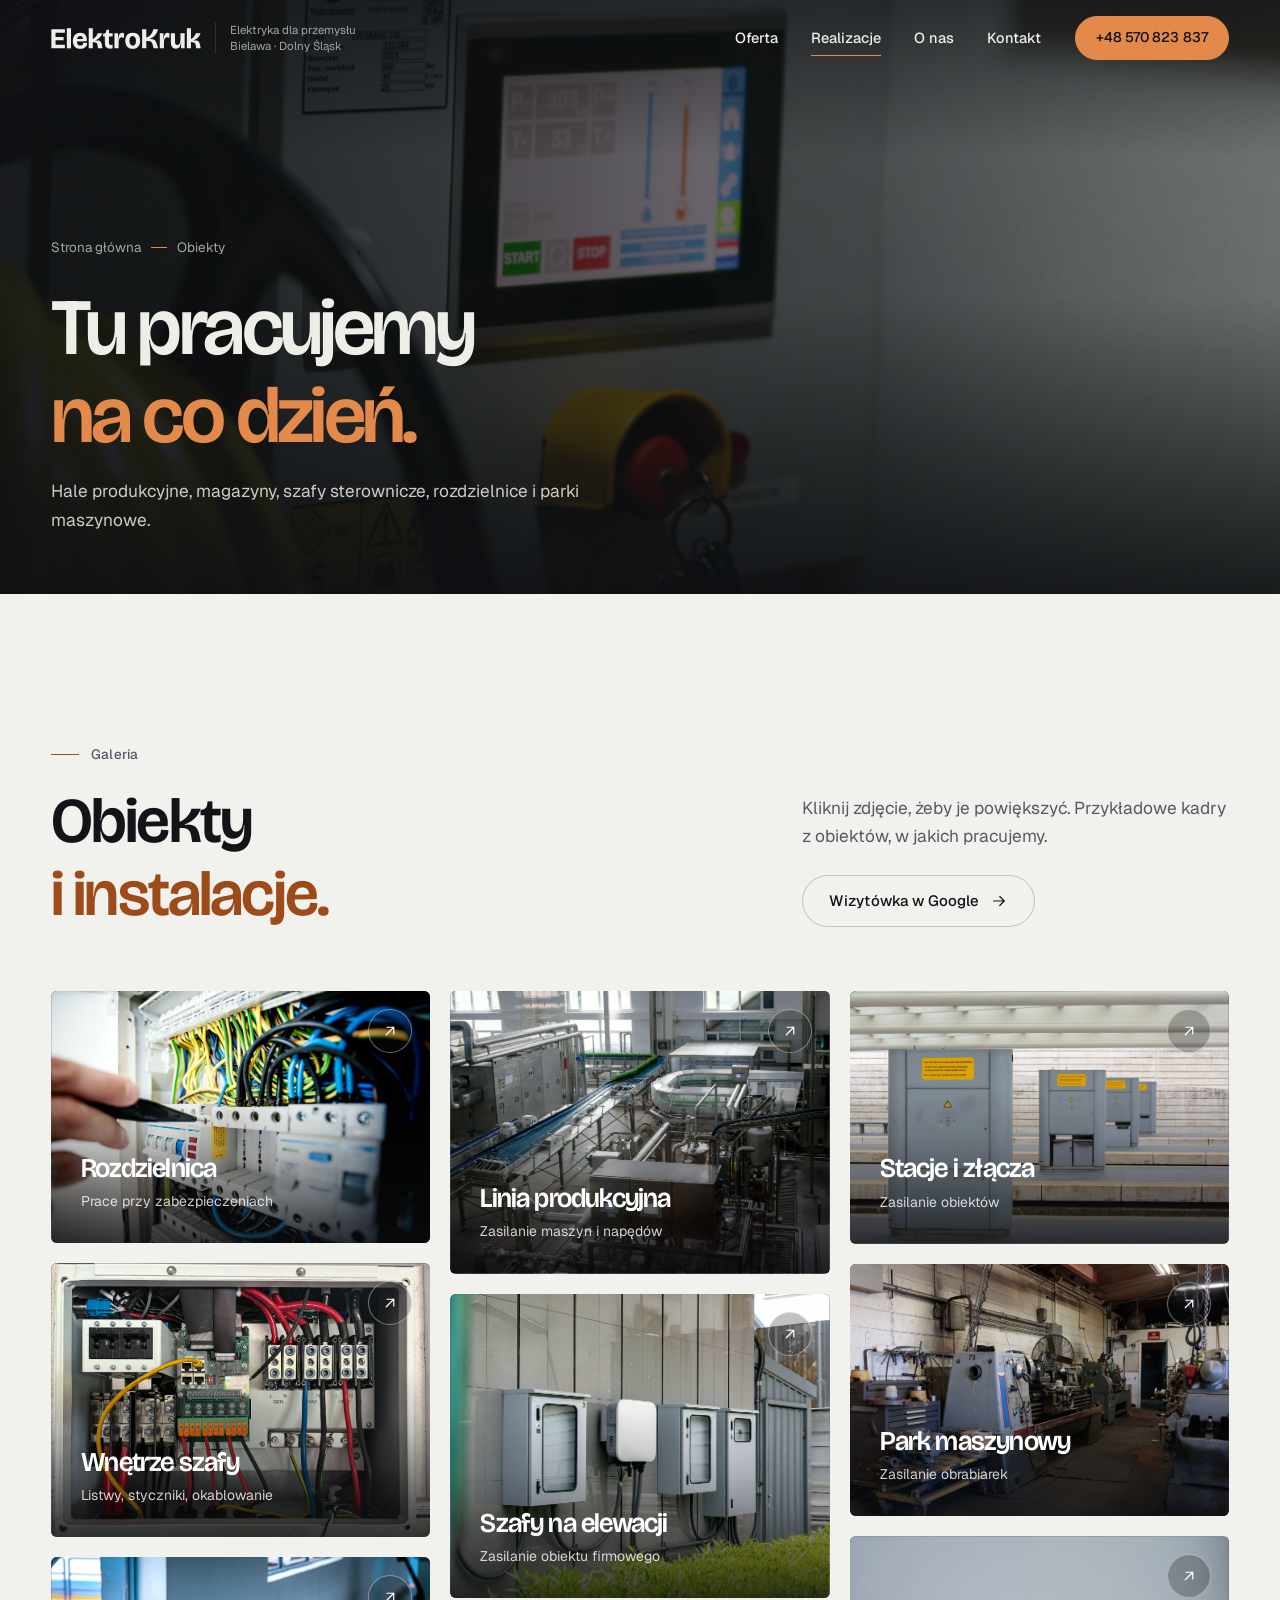
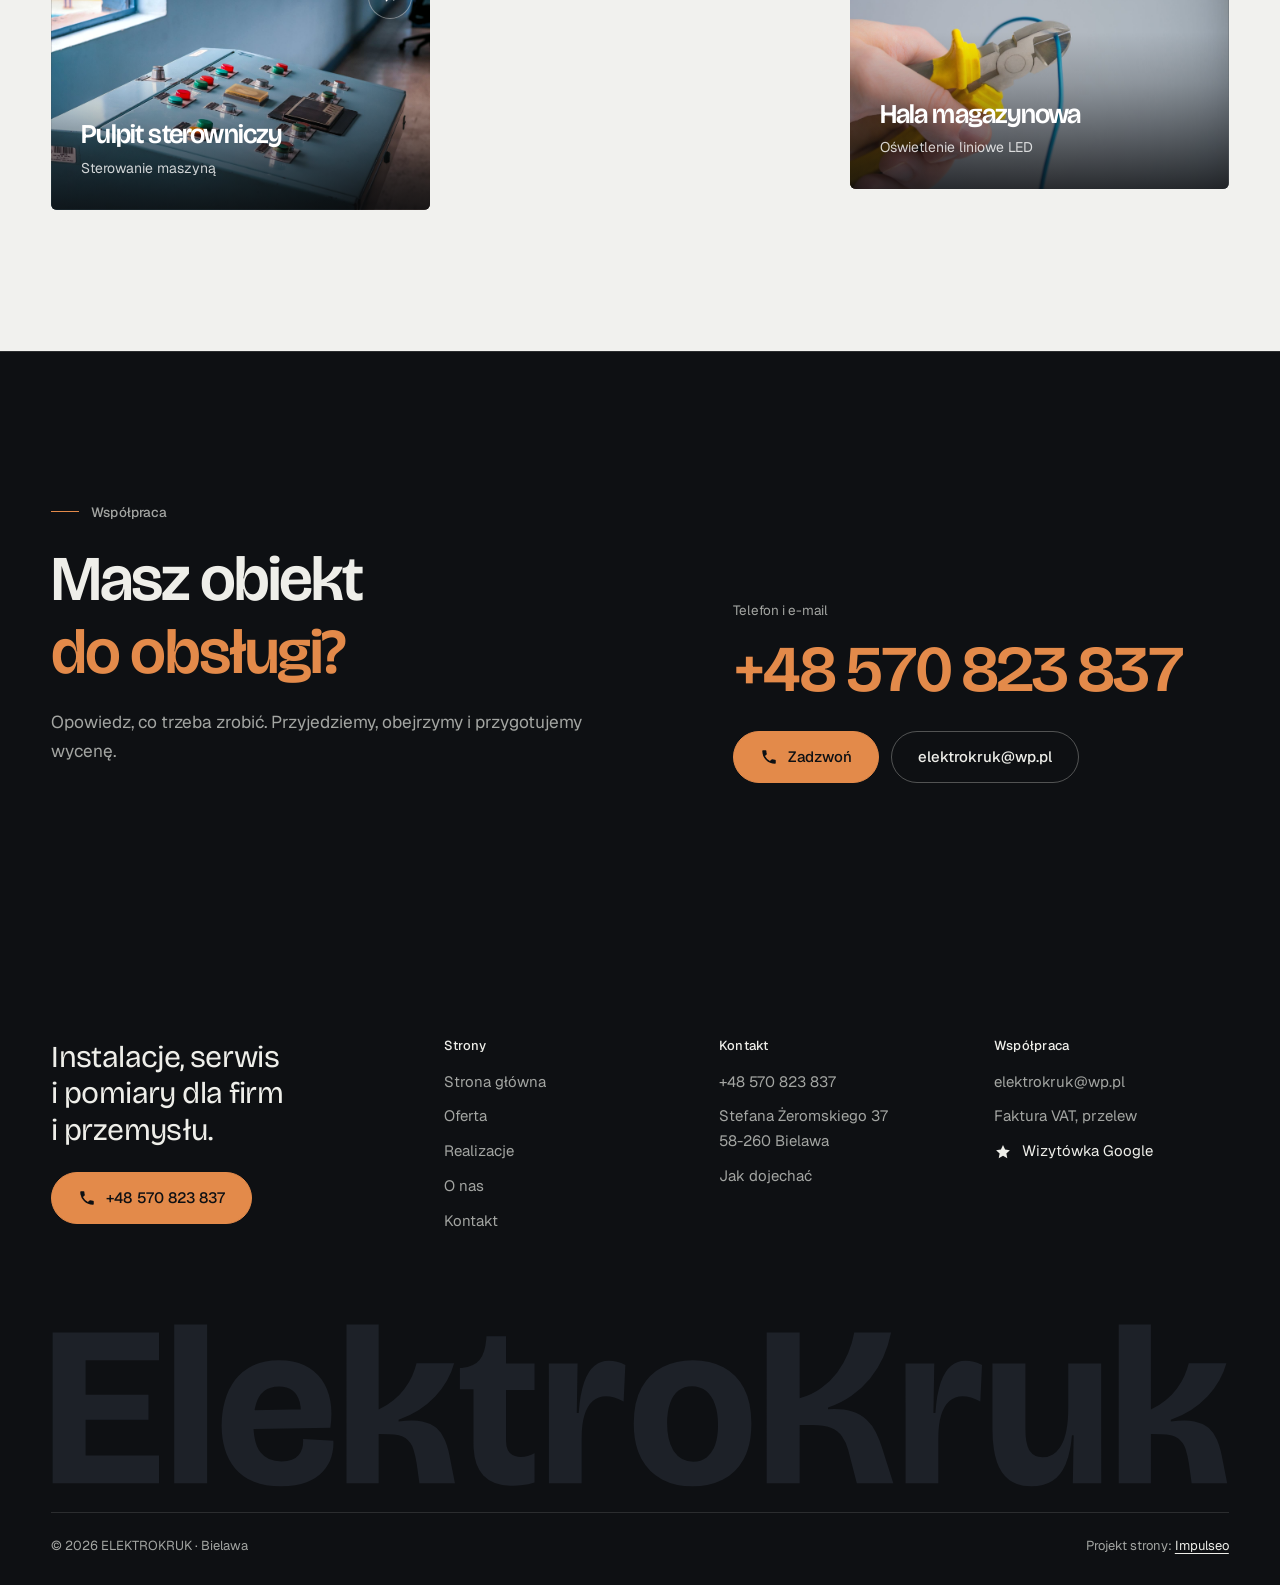
<file: realizacje.html>
<!DOCTYPE html>
<html lang="pl">
<head>
<meta charset="UTF-8">
<meta name="viewport" content="width=device-width, initial-scale=1.0">
<title>Obiekty i zakres prac - ELEKTROKRUK Bielawa</title>
<meta name="description" content="Hale produkcyjne, rozdzielnice, szafy sterownicze i zasilanie maszyn. Zakres prac elektrycznych ELEKTROKRUK dla firm.">
<link rel="canonical" href="https://impulseo-pl.github.io/elektrokruk/realizacje.html">
<meta name="robots" content="noindex, nofollow">
<meta name="theme-color" content="#0E1013">
<meta property="og:type" content="website">
<meta property="og:locale" content="pl_PL">
<meta property="og:site_name" content="ELEKTROKRUK">
<meta property="og:title" content="Obiekty i zakres prac - ELEKTROKRUK Bielawa">
<meta property="og:description" content="Hale produkcyjne, rozdzielnice, szafy sterownicze i zasilanie maszyn. Zakres prac elektrycznych ELEKTROKRUK dla firm.">
<meta property="og:url" content="https://impulseo-pl.github.io/elektrokruk/realizacje.html">
<meta property="og:image" content="https://impulseo-pl.github.io/elektrokruk/img/og.jpg">
<meta property="og:image:width" content="1200">
<meta property="og:image:height" content="630">
<meta name="twitter:card" content="summary_large_image">
<script>(function(){var d=document.documentElement;d.classList.add('js');try{if(!window.matchMedia('(prefers-reduced-motion: reduce)').matches)d.classList.add('anim');}catch(e){}setTimeout(function(){if(!d.classList.contains('anim-ok'))d.classList.remove('anim');},3500);})();</script>

<link rel="preload" as="image" href="img/head-realizacje.jpg" fetchpriority="high">
<link rel="preconnect" href="https://fonts.googleapis.com">
<link rel="preconnect" href="https://fonts.gstatic.com" crossorigin>
<link href="https://fonts.googleapis.com/css2?family=Bricolage+Grotesque:opsz,wght@12..96,400..700&family=Geist:wght@400..600&display=swap" rel="stylesheet">
<link rel="stylesheet" href="assets/styles.css?v=20261001c">
<script src="assets/lenis.min.js?v=1.1.20" defer></script>
<script src="assets/main.js?v=20261001c" defer></script>
</head>
<body>
<a class="skip" href="#tresc">Przejdź do treści</a>
<header class="site-head">
<div class="head-in">
  <a class="brand" href="index.html" aria-label="ELEKTROKRUK - strona główna">
    <span class="znak"><svg class="wm" viewBox="36 -702 5160 724" role="img" aria-label="ELEKTROKRUK"><path pathLength="1" style="--i:0" d="M43.0 0.0V-660.0H187.5V0.0ZM146.2 0.0V-121.3H509.2V0.0ZM146.2 -278.0V-387.7H463.0V-278.0ZM146.2 -538.7V-660.0H509.2V-538.7Z"/><path pathLength="1" style="--i:1" d="M575.7 0.0V-695.0H720.0V0.0Z"/><path pathLength="1" style="--i:2" d="M1044.0 13.8Q972.5 13.8 923.1 -7.1Q873.7 -28.0 842.7 -64.9Q811.7 -101.8 797.6 -150.0Q783.5 -198.2 783.5 -252.8Q783.5 -309.8 798.1 -361.4Q812.7 -413.0 843.0 -452.9Q873.3 -492.8 920.9 -515.9Q968.5 -539.0 1034.5 -539.0Q1099.2 -539.0 1146.1 -516.7Q1193.0 -494.3 1221.7 -454.1Q1250.5 -413.8 1260.0 -360.2Q1269.5 -306.5 1260.0 -243.2L873.3 -237.0V-318.5L1150.3 -323.7L1129.7 -276.5Q1134.7 -323.3 1125.7 -356.2Q1116.7 -389.0 1094.4 -406.5Q1072.2 -424.0 1034.5 -424.0Q994.5 -424.0 969.7 -403.6Q944.8 -383.2 933.9 -346.3Q923.0 -309.3 923.0 -259.7Q923.0 -175.5 953.6 -135.2Q984.2 -95.0 1045.5 -95.0Q1073.3 -95.0 1091.8 -102.6Q1110.3 -110.2 1121.6 -123.7Q1132.8 -137.3 1137.3 -155.3Q1141.7 -173.3 1140.5 -194.0L1273.0 -186.3Q1275.3 -151.0 1264.7 -115.7Q1254.0 -80.5 1227.4 -51.3Q1200.8 -22.2 1155.7 -4.2Q1110.5 13.8 1044.0 13.8Z"/><path pathLength="1" style="--i:3" d="M1330.7 0.0V-695.0H1471.7V-322.7Q1508.3 -339.5 1536.5 -363.0Q1564.7 -386.5 1585.2 -414.1Q1605.7 -441.7 1618.4 -470.2Q1631.2 -498.7 1637.7 -525.3H1802.5Q1792.2 -486.8 1771.2 -449.7Q1750.3 -412.5 1719.3 -379.7Q1688.3 -346.8 1647.9 -320.7Q1607.5 -294.7 1559.0 -278.3V-270.3Q1621.5 -279.2 1661.7 -270.8Q1701.8 -262.5 1725.4 -241.5Q1749.0 -220.5 1761.8 -189.7Q1774.7 -158.8 1782.0 -121.8L1806.0 0.0H1650.2L1638.2 -86.0Q1633.0 -121.3 1623.5 -150.4Q1614.0 -179.5 1590.2 -197.2Q1566.3 -214.8 1518.0 -215.0L1471.7 -215.2V0.0Z"/><path pathLength="1" style="--i:4" d="M2061.0 11.3Q1973.8 11.3 1930.5 -34.1Q1887.2 -79.5 1887.2 -173.5V-411.3H1827.5V-504.8H1836.3Q1891.3 -511.5 1914.6 -541.0Q1937.8 -570.5 1943.0 -630.0L1944.2 -643.5H2029.8V-525.0H2154.7V-408.0H2029.8V-186.0Q2029.8 -147.7 2048.2 -131.0Q2066.7 -114.3 2094.8 -114.3Q2109.7 -114.3 2125.6 -118.7Q2141.5 -123.0 2154.7 -131.0V-3.2Q2126.0 5.5 2102.9 8.4Q2079.8 11.3 2061.0 11.3Z"/><path pathLength="1" style="--i:5" d="M2217.7 0.0V-276.5L2217.3 -525.0H2343.5L2339.8 -307.5H2348.2Q2354.2 -392.3 2372.1 -442.6Q2390.0 -492.8 2417.7 -514.8Q2445.3 -536.8 2480.2 -536.8Q2497.3 -536.8 2515.9 -532.2Q2534.5 -527.7 2552.7 -517.7L2545.2 -358.5Q2524.7 -370.2 2505.0 -375.8Q2485.3 -381.3 2467.7 -381.3Q2433.7 -381.3 2409.9 -360.3Q2386.2 -339.3 2373.7 -298.7Q2361.2 -258.0 2361.2 -199.8V0.0Z"/><path pathLength="1" style="--i:6" d="M2846.7 13.8Q2772.0 13.8 2713.7 -16.6Q2655.3 -47.0 2622.4 -108.2Q2589.5 -169.5 2589.5 -261.8Q2589.5 -357.2 2623.6 -418.3Q2657.7 -479.5 2716.2 -509.2Q2774.7 -539.0 2848.2 -539.0Q2924.3 -539.0 2982.2 -508.4Q3040.0 -477.8 3072.5 -416.5Q3105.0 -355.2 3105.0 -262.0Q3105.0 -166.5 3071.1 -105.4Q3037.2 -44.3 2978.7 -15.3Q2920.2 13.8 2846.7 13.8ZM2849.8 -94.3Q2884.8 -94.3 2909.0 -113.0Q2933.2 -131.7 2946.0 -167.7Q2958.8 -203.8 2958.8 -254.2Q2958.8 -308.7 2945.1 -346.4Q2931.3 -384.2 2905.8 -404.6Q2880.2 -425.0 2844.2 -425.0Q2810.0 -425.0 2785.7 -406.0Q2761.5 -387.0 2748.6 -350.7Q2735.7 -314.3 2735.7 -263.5Q2735.7 -183.7 2765.9 -139.0Q2796.2 -94.3 2849.8 -94.3Z"/><path pathLength="1" style="--i:7" d="M3172.0 0.0V-660.0H3316.5V-371.8Q3369.0 -386.0 3409.9 -415.6Q3450.8 -445.2 3480.4 -484.5Q3510.0 -523.8 3528.8 -569.2Q3547.7 -614.5 3555.8 -660.0H3717.2Q3706.0 -603.0 3682.8 -551.8Q3659.7 -500.7 3624.5 -458.1Q3589.3 -415.5 3543.5 -383.2Q3497.7 -350.8 3440.8 -331.5V-323.7Q3502.3 -327.7 3543.2 -314.8Q3584.0 -302.0 3609.8 -277.8Q3635.7 -253.7 3650.9 -222.5Q3666.2 -191.3 3676.5 -158.5L3727.0 0.0H3567.0L3531.2 -138.3Q3521.0 -179.0 3502.4 -204.8Q3483.8 -230.7 3453.3 -242.7Q3422.8 -254.7 3374.2 -254.7H3316.5V0.0Z"/><path pathLength="1" style="--i:8" d="M3780.7 0.0V-276.5L3780.3 -525.0H3906.5L3902.8 -307.5H3911.2Q3917.2 -392.3 3935.1 -442.6Q3953.0 -492.8 3980.7 -514.8Q4008.3 -536.8 4043.2 -536.8Q4060.3 -536.8 4078.9 -532.2Q4097.5 -527.7 4115.7 -517.7L4108.2 -358.5Q4087.7 -370.2 4068.0 -375.8Q4048.3 -381.3 4030.7 -381.3Q3996.7 -381.3 3972.9 -360.3Q3949.2 -339.3 3936.7 -298.7Q3924.2 -258.0 3924.2 -199.8V0.0Z"/><path pathLength="1" style="--i:9" d="M4331.8 13.8Q4244.5 13.8 4202.9 -47.7Q4161.3 -109.2 4161.3 -236.8V-525.0H4305.8V-238.5Q4305.8 -170.0 4324.4 -141.7Q4343.0 -113.5 4380.5 -113.5Q4405.8 -113.5 4426.5 -126.2Q4447.2 -139.0 4462.3 -165.1Q4477.5 -191.2 4485.5 -232.1Q4493.5 -273.0 4493.5 -330.3V-525.0H4637.8V-244.5L4638.2 0.0H4513.5L4517.2 -209.7H4509.8Q4503.0 -131.5 4481.6 -82.3Q4460.2 -33.0 4423.1 -9.6Q4386.0 13.8 4331.8 13.8Z"/><path pathLength="1" style="--i:10" d="M4714.7 0.0V-695.0H4855.7V-322.7Q4892.3 -339.5 4920.5 -363.0Q4948.7 -386.5 4969.2 -414.1Q4989.7 -441.7 5002.4 -470.2Q5015.2 -498.7 5021.7 -525.3H5186.5Q5176.2 -486.8 5155.2 -449.7Q5134.3 -412.5 5103.3 -379.7Q5072.3 -346.8 5031.9 -320.7Q4991.5 -294.7 4943.0 -278.3V-270.3Q5005.5 -279.2 5045.7 -270.8Q5085.8 -262.5 5109.4 -241.5Q5133.0 -220.5 5145.8 -189.7Q5158.7 -158.8 5166.0 -121.8L5190.0 0.0H5034.2L5022.2 -86.0Q5017.0 -121.3 5007.5 -150.4Q4998.0 -179.5 4974.2 -197.2Q4950.3 -214.8 4902.0 -215.0L4855.7 -215.2V0.0Z"/></svg></span>
    <span class="brand-sub">Elektryka dla przemysłu<br>Bielawa · Dolny Śląsk</span>
  </a>
  <nav class="nav-links" aria-label="Menu główne">
    <a class="nl" href="oferta.html">Oferta</a><a class="nl" href="realizacje.html" aria-current="page">Realizacje</a><a class="nl" href="o-nas.html">O&nbsp;nas</a><a class="nl" href="kontakt.html">Kontakt</a>
    <a class="btn btn-copper nav-cta" href="tel:+48570823837">+48 570 823 837</a>
  </nav>
  <button class="burger" type="button" aria-label="Otwórz menu" aria-expanded="false" aria-controls="mnav"><span></span><span></span></button>
</div>
</header>

<div class="mnav" id="mnav">
  <div class="mnav-in">
    <a class="ml" href="index.html">Strona główna</a><a class="ml" href="oferta.html">Oferta</a><a class="ml" href="realizacje.html" aria-current="page">Realizacje</a><a class="ml" href="o-nas.html">O&nbsp;nas</a><a class="ml" href="kontakt.html">Kontakt</a>
    <div class="mnav-foot">
      <span>Stała obsługa elektryczna zakładów i&nbsp;obiektów firmowych</span>
      <a class="btn btn-copper" href="tel:+48570823837"><svg class="ico" width="16" height="16" viewBox="0 0 24 24" fill="none" aria-hidden="true"><path d="M6.6 10.8a15.5 15.5 0 0 0 6.6 6.6l2.2-2.2a1 1 0 0 1 1-.24 11.4 11.4 0 0 0 3.6.58 1 1 0 0 1 1 1V20a1 1 0 0 1-1 1A17 17 0 0 1 3 4a1 1 0 0 1 1-1h3.5a1 1 0 0 1 1 1c0 1.25.2 2.46.58 3.6a1 1 0 0 1-.25 1l-2.23 2.2Z" fill="currentColor"/></svg>+48 570 823 837</a>
    </div>
  </div>
</div>

<main id="tresc">
<section class="pagehead">
  <div class="pagehead-media"><img src="img/head-realizacje.jpg" alt="Pulpit sterowniczy maszyny z dotykowym panelem" width="1880" height="1253" decoding="async" fetchpriority="high"></div>
  <div class="ph-in">
    <p class="crumb up" style="--d:0"><a href="index.html">Strona główna</a><span class="sl" aria-hidden="true"></span>Obiekty</p>
    <h1><span class="ln"><span class="ln-i" style="--k:0">Tu pracujemy</span></span><span class="ln"><span class="ln-i" style="--k:1"><em>na co dzień.</em></span></span></h1>
    <p class="ph-lead up" style="--d:300">Hale produkcyjne, magazyny, szafy sterownicze, rozdzielnice i&nbsp;parki maszynowe.</p>
  </div>
</section>
<section class="sec">
  <div class="wrap">
    <div class="sec-head">
      <div>
        <p class="eyebrow rv">Galeria</p>
        <h2 class="h2 rv rv-h"><span class="ln"><span class="ln-i" style="--k:0">Obiekty</span></span><span class="ln"><span class="ln-i" style="--k:1"><em>i&nbsp;instalacje.</em></span></span></h2>
      </div>
      <div class="side rv" style="--d:120">
        <p class="lead">Kliknij zdjęcie, żeby je powiększyć. Przykładowe kadry z&nbsp;obiektów, w&nbsp;jakich pracujemy.</p>
        <a class="btn btn-ghost" target="_blank" rel="noopener" href="https://maps.google.com/?cid=15804506699159019590">Wizytówka w&nbsp;Google<svg class="ico arr" width="18" height="18" viewBox="0 0 24 24" fill="none" stroke="currentColor" stroke-width="1.6" stroke-linecap="round" stroke-linejoin="round" aria-hidden="true"><path d="M5 12h14M13 6l6 6-6 6"/></svg></a>
      </div>
    </div>
    <div class="masonry">
      <a class="tile rv-img rv" style="--d:0" href="img/g1.jpg" data-lb="Rozdzielnica - Prace przy zabezpieczeniach">
        <img src="img/g1.jpg" alt="Rozdzielnica" width="1880" height="1251" decoding="async">
        <span class="go" aria-hidden="true"><svg class="ico" width="18" height="18" viewBox="0 0 24 24" fill="none" stroke="currentColor" stroke-width="1.6" stroke-linecap="round" stroke-linejoin="round" aria-hidden="true"><path d="M7 17 17 7M8 7h9v9"/></svg></span>
        <span class="tile-cap"><h3>Rozdzielnica</h3><span>Prace przy zabezpieczeniach</span></span>
      </a><a class="tile rv-img rv" style="--d:110" href="img/g6.jpg" data-lb="Wnętrze szafy - Listwy, styczniki, okablowanie">
        <img src="img/g6.jpg" alt="Wnętrze szafy" width="1880" height="1357" decoding="async">
        <span class="go" aria-hidden="true"><svg class="ico" width="18" height="18" viewBox="0 0 24 24" fill="none" stroke="currentColor" stroke-width="1.6" stroke-linecap="round" stroke-linejoin="round" aria-hidden="true"><path d="M7 17 17 7M8 7h9v9"/></svg></span>
        <span class="tile-cap"><h3>Wnętrze szafy</h3><span>Listwy, styczniki, okablowanie</span></span>
      </a><a class="tile rv-img rv" style="--d:220" href="img/g9.jpg" data-lb="Pulpit sterowniczy - Sterowanie maszyną">
        <img src="img/g9.jpg" alt="Pulpit sterowniczy" width="1880" height="1253" decoding="async">
        <span class="go" aria-hidden="true"><svg class="ico" width="18" height="18" viewBox="0 0 24 24" fill="none" stroke="currentColor" stroke-width="1.6" stroke-linecap="round" stroke-linejoin="round" aria-hidden="true"><path d="M7 17 17 7M8 7h9v9"/></svg></span>
        <span class="tile-cap"><h3>Pulpit sterowniczy</h3><span>Sterowanie maszyną</span></span>
      </a><a class="tile rv-img rv" style="--d:0" href="img/g10.jpg" data-lb="Linia produkcyjna - Zasilanie maszyn i napędów">
        <img src="img/g10.jpg" alt="Linia produkcyjna" width="1688" height="1258" loading="lazy" decoding="async">
        <span class="go" aria-hidden="true"><svg class="ico" width="18" height="18" viewBox="0 0 24 24" fill="none" stroke="currentColor" stroke-width="1.6" stroke-linecap="round" stroke-linejoin="round" aria-hidden="true"><path d="M7 17 17 7M8 7h9v9"/></svg></span>
        <span class="tile-cap"><h3>Linia produkcyjna</h3><span>Zasilanie maszyn i&nbsp;napędów</span></span>
      </a><a class="tile rv-img rv" style="--d:110" href="img/g7.jpg" data-lb="Szafy na elewacji - Zasilanie obiektu firmowego">
        <img src="img/g7.jpg" alt="Szafy na elewacji" width="1561" height="1254" loading="lazy" decoding="async">
        <span class="go" aria-hidden="true"><svg class="ico" width="18" height="18" viewBox="0 0 24 24" fill="none" stroke="currentColor" stroke-width="1.6" stroke-linecap="round" stroke-linejoin="round" aria-hidden="true"><path d="M7 17 17 7M8 7h9v9"/></svg></span>
        <span class="tile-cap"><h3>Szafy na elewacji</h3><span>Zasilanie obiektu firmowego</span></span>
      </a><a class="tile rv-img rv" style="--d:110" href="img/g13.jpg" data-lb="Stacje i złącza - Zasilanie obiektów">
        <img src="img/g13.jpg" alt="Stacje i złącza" width="1880" height="1253" loading="lazy" decoding="async">
        <span class="go" aria-hidden="true"><svg class="ico" width="18" height="18" viewBox="0 0 24 24" fill="none" stroke="currentColor" stroke-width="1.6" stroke-linecap="round" stroke-linejoin="round" aria-hidden="true"><path d="M7 17 17 7M8 7h9v9"/></svg></span>
        <span class="tile-cap"><h3>Stacje i&nbsp;złącza</h3><span>Zasilanie obiektów</span></span>
      </a><a class="tile rv-img rv" style="--d:220" href="img/g14.jpg" data-lb="Park maszynowy - Zasilanie obrabiarek">
        <img src="img/g14.jpg" alt="Park maszynowy" width="1880" height="1253" loading="lazy" decoding="async">
        <span class="go" aria-hidden="true"><svg class="ico" width="18" height="18" viewBox="0 0 24 24" fill="none" stroke="currentColor" stroke-width="1.6" stroke-linecap="round" stroke-linejoin="round" aria-hidden="true"><path d="M7 17 17 7M8 7h9v9"/></svg></span>
        <span class="tile-cap"><h3>Park maszynowy</h3><span>Zasilanie obrabiarek</span></span>
      </a><a class="tile rv-img rv" style="--d:0" href="img/g15.jpg" data-lb="Hala magazynowa - Oświetlenie liniowe LED">
        <img src="img/g15.jpg" alt="Hala magazynowa" width="1880" height="1253" loading="lazy" decoding="async">
        <span class="go" aria-hidden="true"><svg class="ico" width="18" height="18" viewBox="0 0 24 24" fill="none" stroke="currentColor" stroke-width="1.6" stroke-linecap="round" stroke-linejoin="round" aria-hidden="true"><path d="M7 17 17 7M8 7h9v9"/></svg></span>
        <span class="tile-cap"><h3>Hala magazynowa</h3><span>Oświetlenie liniowe LED</span></span>
      </a>
    </div>
  </div>
</section>
<section class="cta-band dark">
  <div class="wrap cta-grid">
    <div>
      <p class="eyebrow rv">Współpraca</p>
      <h2 class="h2 rv rv-h"><span class="ln"><span class="ln-i" style="--k:0">Masz obiekt</span></span><span class="ln"><span class="ln-i" style="--k:1"><em>do obsługi?</em></span></span></h2>
      <p class="lead rv" style="--d:120">Opowiedz, co trzeba zrobić. Przyjedziemy, obejrzymy i&nbsp;przygotujemy wycenę.</p>
    </div>
    <div class="cta-side rv" style="--d:180">
      <span class="lbl">Telefon i&nbsp;e-mail</span>
      <a class="cta-phone" href="tel:+48570823837">+48 570 823 837</a>
      <div class="cta-row">
        <a class="btn btn-copper" href="tel:+48570823837"><svg class="ico" width="16" height="16" viewBox="0 0 24 24" fill="none" aria-hidden="true"><path d="M6.6 10.8a15.5 15.5 0 0 0 6.6 6.6l2.2-2.2a1 1 0 0 1 1-.24 11.4 11.4 0 0 0 3.6.58 1 1 0 0 1 1 1V20a1 1 0 0 1-1 1A17 17 0 0 1 3 4a1 1 0 0 1 1-1h3.5a1 1 0 0 1 1 1c0 1.25.2 2.46.58 3.6a1 1 0 0 1-.25 1l-2.23 2.2Z" fill="currentColor"/></svg>Zadzwoń</a>
        <a class="btn btn-ghost" href="mailto:elektrokruk@wp.pl">elektrokruk@wp.pl</a>
      </div>
    </div>
  </div>
</section>
</main>

<footer class="site-foot">
  <div class="wrap">
    <div class="foot-top">
      <div>
        <p class="foot-claim">Instalacje, serwis i&nbsp;pomiary dla firm i&nbsp;przemysłu.</p>
        <a class="btn btn-copper" href="tel:+48570823837"><svg class="ico" width="16" height="16" viewBox="0 0 24 24" fill="none" aria-hidden="true"><path d="M6.6 10.8a15.5 15.5 0 0 0 6.6 6.6l2.2-2.2a1 1 0 0 1 1-.24 11.4 11.4 0 0 0 3.6.58 1 1 0 0 1 1 1V20a1 1 0 0 1-1 1A17 17 0 0 1 3 4a1 1 0 0 1 1-1h3.5a1 1 0 0 1 1 1c0 1.25.2 2.46.58 3.6a1 1 0 0 1-.25 1l-2.23 2.2Z" fill="currentColor"/></svg>+48 570 823 837</a>
      </div>
      <div>
        <h4>Strony</h4>
        <ul><li><a href="index.html">Strona główna</a></li><li><a href="oferta.html">Oferta</a></li><li><a href="realizacje.html">Realizacje</a></li><li><a href="o-nas.html">O&nbsp;nas</a></li><li><a href="kontakt.html">Kontakt</a></li></ul>
      </div>
      <div>
        <h4>Kontakt</h4>
        <ul>
          <li><a href="tel:+48570823837">+48 570 823 837</a></li>
          <li>Stefana Żeromskiego 37<br>58-260 Bielawa</li>
          <li><a href="https://maps.google.com/?cid=15804506699159019590" target="_blank" rel="noopener">Jak dojechać</a></li>
        </ul>
      </div>
      <div>
        <h4>Współpraca</h4>
        <ul>
          <li><a href="mailto:elektrokruk@wp.pl">elektrokruk@wp.pl</a></li>
          <li>Faktura VAT, przelew</li>
          <li><a class="soc" href="https://maps.google.com/?cid=15804506699159019590" target="_blank" rel="noopener" aria-label="Wizytówka ELEKTROKRUK w Google"><svg viewBox="0 0 24 24" aria-hidden="true"><path fill="currentColor" d="M12 2.8l2.8 5.9 6.4.8-4.7 4.4 1.2 6.3L12 17.1l-5.7 3.1 1.2-6.3L2.8 9.5l6.4-.8z"/></svg>Wizytówka Google</a></li>
        </ul>
      </div>
    </div>
    <div class="foot-mark" aria-hidden="true"><svg class="wm-foot" viewBox="36 -702 5160 724" aria-hidden="true" focusable="false"><path style="--i:0" d="M43.0 0.0V-660.0H187.5V0.0ZM146.2 0.0V-121.3H509.2V0.0ZM146.2 -278.0V-387.7H463.0V-278.0ZM146.2 -538.7V-660.0H509.2V-538.7Z"/><path style="--i:1" d="M575.7 0.0V-695.0H720.0V0.0Z"/><path style="--i:2" d="M1044.0 13.8Q972.5 13.8 923.1 -7.1Q873.7 -28.0 842.7 -64.9Q811.7 -101.8 797.6 -150.0Q783.5 -198.2 783.5 -252.8Q783.5 -309.8 798.1 -361.4Q812.7 -413.0 843.0 -452.9Q873.3 -492.8 920.9 -515.9Q968.5 -539.0 1034.5 -539.0Q1099.2 -539.0 1146.1 -516.7Q1193.0 -494.3 1221.7 -454.1Q1250.5 -413.8 1260.0 -360.2Q1269.5 -306.5 1260.0 -243.2L873.3 -237.0V-318.5L1150.3 -323.7L1129.7 -276.5Q1134.7 -323.3 1125.7 -356.2Q1116.7 -389.0 1094.4 -406.5Q1072.2 -424.0 1034.5 -424.0Q994.5 -424.0 969.7 -403.6Q944.8 -383.2 933.9 -346.3Q923.0 -309.3 923.0 -259.7Q923.0 -175.5 953.6 -135.2Q984.2 -95.0 1045.5 -95.0Q1073.3 -95.0 1091.8 -102.6Q1110.3 -110.2 1121.6 -123.7Q1132.8 -137.3 1137.3 -155.3Q1141.7 -173.3 1140.5 -194.0L1273.0 -186.3Q1275.3 -151.0 1264.7 -115.7Q1254.0 -80.5 1227.4 -51.3Q1200.8 -22.2 1155.7 -4.2Q1110.5 13.8 1044.0 13.8Z"/><path style="--i:3" d="M1330.7 0.0V-695.0H1471.7V-322.7Q1508.3 -339.5 1536.5 -363.0Q1564.7 -386.5 1585.2 -414.1Q1605.7 -441.7 1618.4 -470.2Q1631.2 -498.7 1637.7 -525.3H1802.5Q1792.2 -486.8 1771.2 -449.7Q1750.3 -412.5 1719.3 -379.7Q1688.3 -346.8 1647.9 -320.7Q1607.5 -294.7 1559.0 -278.3V-270.3Q1621.5 -279.2 1661.7 -270.8Q1701.8 -262.5 1725.4 -241.5Q1749.0 -220.5 1761.8 -189.7Q1774.7 -158.8 1782.0 -121.8L1806.0 0.0H1650.2L1638.2 -86.0Q1633.0 -121.3 1623.5 -150.4Q1614.0 -179.5 1590.2 -197.2Q1566.3 -214.8 1518.0 -215.0L1471.7 -215.2V0.0Z"/><path style="--i:4" d="M2061.0 11.3Q1973.8 11.3 1930.5 -34.1Q1887.2 -79.5 1887.2 -173.5V-411.3H1827.5V-504.8H1836.3Q1891.3 -511.5 1914.6 -541.0Q1937.8 -570.5 1943.0 -630.0L1944.2 -643.5H2029.8V-525.0H2154.7V-408.0H2029.8V-186.0Q2029.8 -147.7 2048.2 -131.0Q2066.7 -114.3 2094.8 -114.3Q2109.7 -114.3 2125.6 -118.7Q2141.5 -123.0 2154.7 -131.0V-3.2Q2126.0 5.5 2102.9 8.4Q2079.8 11.3 2061.0 11.3Z"/><path style="--i:5" d="M2217.7 0.0V-276.5L2217.3 -525.0H2343.5L2339.8 -307.5H2348.2Q2354.2 -392.3 2372.1 -442.6Q2390.0 -492.8 2417.7 -514.8Q2445.3 -536.8 2480.2 -536.8Q2497.3 -536.8 2515.9 -532.2Q2534.5 -527.7 2552.7 -517.7L2545.2 -358.5Q2524.7 -370.2 2505.0 -375.8Q2485.3 -381.3 2467.7 -381.3Q2433.7 -381.3 2409.9 -360.3Q2386.2 -339.3 2373.7 -298.7Q2361.2 -258.0 2361.2 -199.8V0.0Z"/><path style="--i:6" d="M2846.7 13.8Q2772.0 13.8 2713.7 -16.6Q2655.3 -47.0 2622.4 -108.2Q2589.5 -169.5 2589.5 -261.8Q2589.5 -357.2 2623.6 -418.3Q2657.7 -479.5 2716.2 -509.2Q2774.7 -539.0 2848.2 -539.0Q2924.3 -539.0 2982.2 -508.4Q3040.0 -477.8 3072.5 -416.5Q3105.0 -355.2 3105.0 -262.0Q3105.0 -166.5 3071.1 -105.4Q3037.2 -44.3 2978.7 -15.3Q2920.2 13.8 2846.7 13.8ZM2849.8 -94.3Q2884.8 -94.3 2909.0 -113.0Q2933.2 -131.7 2946.0 -167.7Q2958.8 -203.8 2958.8 -254.2Q2958.8 -308.7 2945.1 -346.4Q2931.3 -384.2 2905.8 -404.6Q2880.2 -425.0 2844.2 -425.0Q2810.0 -425.0 2785.7 -406.0Q2761.5 -387.0 2748.6 -350.7Q2735.7 -314.3 2735.7 -263.5Q2735.7 -183.7 2765.9 -139.0Q2796.2 -94.3 2849.8 -94.3Z"/><path style="--i:7" d="M3172.0 0.0V-660.0H3316.5V-371.8Q3369.0 -386.0 3409.9 -415.6Q3450.8 -445.2 3480.4 -484.5Q3510.0 -523.8 3528.8 -569.2Q3547.7 -614.5 3555.8 -660.0H3717.2Q3706.0 -603.0 3682.8 -551.8Q3659.7 -500.7 3624.5 -458.1Q3589.3 -415.5 3543.5 -383.2Q3497.7 -350.8 3440.8 -331.5V-323.7Q3502.3 -327.7 3543.2 -314.8Q3584.0 -302.0 3609.8 -277.8Q3635.7 -253.7 3650.9 -222.5Q3666.2 -191.3 3676.5 -158.5L3727.0 0.0H3567.0L3531.2 -138.3Q3521.0 -179.0 3502.4 -204.8Q3483.8 -230.7 3453.3 -242.7Q3422.8 -254.7 3374.2 -254.7H3316.5V0.0Z"/><path style="--i:8" d="M3780.7 0.0V-276.5L3780.3 -525.0H3906.5L3902.8 -307.5H3911.2Q3917.2 -392.3 3935.1 -442.6Q3953.0 -492.8 3980.7 -514.8Q4008.3 -536.8 4043.2 -536.8Q4060.3 -536.8 4078.9 -532.2Q4097.5 -527.7 4115.7 -517.7L4108.2 -358.5Q4087.7 -370.2 4068.0 -375.8Q4048.3 -381.3 4030.7 -381.3Q3996.7 -381.3 3972.9 -360.3Q3949.2 -339.3 3936.7 -298.7Q3924.2 -258.0 3924.2 -199.8V0.0Z"/><path style="--i:9" d="M4331.8 13.8Q4244.5 13.8 4202.9 -47.7Q4161.3 -109.2 4161.3 -236.8V-525.0H4305.8V-238.5Q4305.8 -170.0 4324.4 -141.7Q4343.0 -113.5 4380.5 -113.5Q4405.8 -113.5 4426.5 -126.2Q4447.2 -139.0 4462.3 -165.1Q4477.5 -191.2 4485.5 -232.1Q4493.5 -273.0 4493.5 -330.3V-525.0H4637.8V-244.5L4638.2 0.0H4513.5L4517.2 -209.7H4509.8Q4503.0 -131.5 4481.6 -82.3Q4460.2 -33.0 4423.1 -9.6Q4386.0 13.8 4331.8 13.8Z"/><path style="--i:10" d="M4714.7 0.0V-695.0H4855.7V-322.7Q4892.3 -339.5 4920.5 -363.0Q4948.7 -386.5 4969.2 -414.1Q4989.7 -441.7 5002.4 -470.2Q5015.2 -498.7 5021.7 -525.3H5186.5Q5176.2 -486.8 5155.2 -449.7Q5134.3 -412.5 5103.3 -379.7Q5072.3 -346.8 5031.9 -320.7Q4991.5 -294.7 4943.0 -278.3V-270.3Q5005.5 -279.2 5045.7 -270.8Q5085.8 -262.5 5109.4 -241.5Q5133.0 -220.5 5145.8 -189.7Q5158.7 -158.8 5166.0 -121.8L5190.0 0.0H5034.2L5022.2 -86.0Q5017.0 -121.3 5007.5 -150.4Q4998.0 -179.5 4974.2 -197.2Q4950.3 -214.8 4902.0 -215.0L4855.7 -215.2V0.0Z"/></svg></div>
    <div class="foot-bottom">
      <span>© 2026 ELEKTROKRUK · Bielawa</span>
      <span>Projekt strony: <a class="foot-credit" href="https://impulseo.pl" target="_blank" rel="noopener">Impulseo</a></span>
    </div>
  </div>
</footer>
<div class="sticky-call">
  <a class="btn btn-copper" href="tel:+48570823837"><svg class="ico" width="16" height="16" viewBox="0 0 24 24" fill="none" aria-hidden="true"><path d="M6.6 10.8a15.5 15.5 0 0 0 6.6 6.6l2.2-2.2a1 1 0 0 1 1-.24 11.4 11.4 0 0 0 3.6.58 1 1 0 0 1 1 1V20a1 1 0 0 1-1 1A17 17 0 0 1 3 4a1 1 0 0 1 1-1h3.5a1 1 0 0 1 1 1c0 1.25.2 2.46.58 3.6a1 1 0 0 1-.25 1l-2.23 2.2Z" fill="currentColor"/></svg>Zadzwoń</a>
  <a class="btn btn-ghost" href="kontakt.html">Kontakt i&nbsp;dojazd</a>
</div>
</body>
</html>
</file>
<file: assets/styles.css>
/* ELEKTROKRUK - usługi elektryczne. Projekt strony: Impulseo, 10.2026.
   Paleta: grafit + miedź (kolor przewodu). Krój: Bricolage Grotesque + Geist. */
:root{
  --ink:#0E1013;--ink-2:#15181D;--ink-3:#1D2128;--ink-line:rgba(238,238,233,.13);
  --paper:#F1F1EE;--paper-2:#E7E8E4;--line:rgba(18,20,24,.12);
  --text:#121418;--muted:#555B64;
  --on-dark:#EEEEE9;--on-dark-2:#A3A5A2;
  --accent:#E38A4A;--accent-d:#9C4B19;--accent-soft:rgba(227,138,74,.14);
  --paper-3:#FFFFFF;
  --f-display:"Bricolage Grotesque","Geist",system-ui,sans-serif;
  --f-body:"Geist",system-ui,-apple-system,"Segoe UI",sans-serif;
  --expo:cubic-bezier(.16,1,.3,1);--ease:cubic-bezier(.16,.84,.44,1);--in:cubic-bezier(.7,0,.84,0);
  --wrap:min(1320px, 100% - clamp(40px, 8vw, 128px));
  --nav-h:76px;
  --img-zoom:1.05;--img-dur:1.4s;--img-rest:brightness(1);--img-hot:brightness(1.08);
}
*,*::before,*::after{box-sizing:border-box}
html{-webkit-text-size-adjust:100%;background:var(--ink)}
html.lenis,html.lenis body{height:auto}
.lenis.lenis-smooth [data-lenis-prevent]{overscroll-behavior:contain}
.lenis.lenis-stopped{overflow:clip}
.lenis.lenis-smooth iframe{pointer-events:none}
body{margin:0;font-family:var(--f-body);font-size:17px;line-height:1.65;color:var(--text);background:var(--paper);-webkit-font-smoothing:antialiased;-moz-osx-font-smoothing:grayscale;overflow-x:clip}
img{display:block;max-width:100%;height:auto}
a{color:inherit;text-decoration:none}
p{margin:0 0 1em;max-width:62ch}
ul,ol{margin:0}
h1,h2,h3{font-family:var(--f-display);font-weight:600;letter-spacing:-.03em;margin:0;font-variation-settings:"opsz" 96;text-wrap:balance}
h2 em,h1 em{font-style:normal;color:var(--accent-d)}
.dark h1 em,.dark h2 em,.hero h1 em,.pagehead h1 em,.stopklatka h2 em{color:var(--accent)}
::selection{background:var(--accent);color:var(--ink)}
:focus-visible{outline:2px solid var(--accent);outline-offset:3px}
.skip{position:absolute;left:12px;top:-60px;z-index:300;background:var(--accent);color:var(--ink);padding:10px 16px;border-radius:8px;font-weight:500}
.skip:focus{top:12px}
.wrap{width:var(--wrap);margin-inline:auto}
.sec{padding:clamp(88px, 11vw, 168px) 0}
.dark{background:var(--ink);color:var(--on-dark)}
.dark-2{background:var(--ink-2);color:var(--on-dark)}
.paper-2{background:var(--paper-2)}
.nw{white-space:nowrap}
.ico{width:18px;height:18px;flex:none}

/* ---------- nagłówki sekcji ---------- */
.eyebrow{display:inline-flex;align-items:center;gap:12px;font-size:13.5px;font-weight:500;letter-spacing:.01em;color:var(--muted);margin:0 0 24px}
.eyebrow::before{content:"";width:28px;height:1px;background:var(--accent-d)}
.dark .eyebrow,.dark-2 .eyebrow,.stopklatka .eyebrow{color:var(--on-dark-2)}
.dark .eyebrow::before,.dark-2 .eyebrow::before,.stopklatka .eyebrow::before{background:var(--accent)}
.h2{font-size:clamp(2.3rem, 1.1rem + 3.6vw, 4.4rem);line-height:1.02}
.ln{display:block;overflow:hidden;padding:.12em 0 .14em;margin:-.12em 0 -.14em}
.ln-i{display:block}
.lead{font-size:1.08rem;color:var(--muted);max-width:52ch}
.dark .lead,.dark-2 .lead{color:var(--on-dark-2)}
.sec-head{display:grid;grid-template-columns:minmax(0,1.25fr) minmax(0,.75fr);gap:40px;align-items:end;margin-bottom:clamp(44px, 5vw, 72px)}
.sec-head .lead{margin:0}
.sec-head .side{display:flex;flex-direction:column;gap:24px;align-items:flex-start}

/* ---------- przyciski (klocki: jedna reakcja na kursor dla wszystkich) ---------- */
.btn{position:relative;isolation:isolate;overflow:hidden;display:inline-flex;align-items:center;justify-content:center;gap:10px;min-height:52px;padding:0 26px;border-radius:999px;border:1px solid transparent;font:500 15px/1.1 var(--f-body);letter-spacing:.005em;cursor:pointer;white-space:nowrap;transition:background-color .72s var(--ease),color .72s var(--ease),border-color .72s var(--ease),box-shadow .72s var(--ease)}
.btn::after,.card::after,.faq-item::after,.op-google::after{content:"";position:absolute;inset:0;z-index:-1;pointer-events:none;background:linear-gradient(105deg,transparent 30%,rgba(255,255,255,.26) 50%,transparent 70%);transform:translateX(-120%);transition:transform .72s var(--ease)}
.btn-copper{background:var(--accent);color:var(--ink);border-color:var(--accent)}
.btn-ghost{background:transparent;color:var(--text);border-color:rgba(18,20,24,.22)}
.dark .btn-ghost,.dark-2 .btn-ghost,.hero .btn-ghost,.stopklatka .btn-ghost,.pagehead .btn-ghost,.site-foot .btn-ghost{color:var(--on-dark);border-color:rgba(238,238,233,.3)}
.btn .arr{transition:transform .72s var(--ease)}
@media (hover:hover){
  .btn:hover,.card:hover,.faq-item:hover,.op-google:hover{background-color:var(--accent-d);color:#fff;border-color:var(--accent-d);box-shadow:0 0 0 4px rgba(227,138,74,.2)}
  .btn:hover::after,.card:hover::after,.faq-item:hover::after,.op-google:hover::after{transform:translateX(120%)}
}

/* ---------- pasek nawigacji ---------- */
.site-head{position:fixed;left:0;right:0;top:0;z-index:100;height:var(--nav-h);color:var(--on-dark);transition:transform .6s var(--expo)}
.site-head::before{content:"";position:absolute;inset:0;z-index:-1;background-color:rgba(14,16,19,0);border-bottom:1px solid transparent;transition:background-color .5s var(--ease),border-color .5s var(--ease)}
.site-head.is-scrolled::before{background-color:rgba(14,16,19,.86);border-bottom-color:var(--ink-line);-webkit-backdrop-filter:blur(14px) saturate(140%);backdrop-filter:blur(14px) saturate(140%)}
.site-head.is-hidden{transform:translateY(-100%)}
.head-in{width:var(--wrap);height:100%;margin-inline:auto;display:flex;align-items:center;justify-content:space-between;gap:24px}
.brand{display:flex;align-items:center;gap:14px;flex:none}
.znak{display:block;width:150px;height:21px}
.wm{display:block;width:100%;height:100%;overflow:visible}
.wm path{fill:currentColor}
.brand-sub{font-size:11.5px;line-height:1.35;color:var(--on-dark-2);padding-left:14px;border-left:1px solid var(--ink-line)}
.nav-links{display:flex;align-items:center;gap:clamp(20px, 2.6vw, 38px)}
.nl{position:relative;font-size:14.5px;font-weight:500;padding:8px 0;color:var(--on-dark)}
.nl::after{content:"";position:absolute;left:0;right:0;bottom:2px;height:1px;background:var(--accent);transform:scaleX(0);transform-origin:right;transition:transform .55s var(--ease)}
.nl:hover::after,.nl[aria-current="page"]::after{transform:scaleX(1);transform-origin:left}
.nav-cta{min-height:44px;padding:0 20px;font-size:14px}
.live{width:8px;height:8px;border-radius:50%;background:var(--accent);flex:none;animation:live 2.4s var(--ease) infinite}
.btn-copper .live{background:var(--ink)}
@keyframes live{0%{box-shadow:0 0 0 0 rgba(227,138,74,.55)}70%{box-shadow:0 0 0 10px rgba(227,138,74,0)}100%{box-shadow:0 0 0 0 rgba(227,138,74,0)}}
.burger{display:none;width:48px;height:48px;border-radius:50%;border:1px solid var(--ink-line);background:transparent;color:var(--on-dark);cursor:pointer;position:relative}
.burger span{position:absolute;left:15px;right:15px;height:1.5px;background:currentColor;transition:transform .5s var(--expo),top .5s var(--expo)}
.burger span:nth-child(1){top:19px}
.burger span:nth-child(2){top:27px}
.menu-open .burger span:nth-child(1){top:23px;transform:rotate(45deg)}
.menu-open .burger span:nth-child(2){top:23px;transform:rotate(-45deg)}
.mnav{position:fixed;inset:0;z-index:99;background:var(--ink);color:var(--on-dark);padding:calc(var(--nav-h) + 32px) 0 32px;display:flex;flex-direction:column;visibility:hidden;clip-path:inset(0 0 100% 0);transition:clip-path .7s var(--expo),visibility 0s .7s}
.menu-open .mnav{visibility:visible;clip-path:inset(0 0 0 0);transition:clip-path .7s var(--expo)}
.mnav-in{width:var(--wrap);margin-inline:auto;display:flex;flex-direction:column;height:100%}
.mnav a.ml{display:block;font-family:var(--f-display);font-size:clamp(2.2rem, 1.2rem + 5vw, 3.2rem);font-weight:600;letter-spacing:-.03em;line-height:1.2;padding:6px 0;border-bottom:1px solid var(--ink-line);transform:translateY(24px);opacity:0;transition:transform .7s var(--expo),opacity .7s var(--expo)}
.menu-open .mnav a.ml{transform:none;opacity:1}
.menu-open .mnav a.ml:nth-child(2){transition-delay:.05s}
.menu-open .mnav a.ml:nth-child(3){transition-delay:.1s}
.menu-open .mnav a.ml:nth-child(4){transition-delay:.15s}
.menu-open .mnav a.ml:nth-child(5){transition-delay:.2s}
.mnav a.ml[aria-current="page"]{color:var(--accent)}
.mnav-foot{margin-top:auto;padding-top:28px;display:flex;flex-direction:column;gap:14px;color:var(--on-dark-2);font-size:14px}
.mnav-foot .btn{align-self:flex-start}

/* ---------- ekran wejścia: nazwa ELEKTROKRUK rysowana prądem ---------- */
.intro{display:none}
.intro-on body{overflow:hidden}
.intro-on .intro{display:block;position:fixed;inset:0;z-index:1;background:var(--ink);transform:translateY(0);transition:transform .74s cubic-bezier(.66,0,.24,1)}
.intro-on .intro::before{content:"";position:absolute;inset:0;background:radial-gradient(60% 50% at 50% 50%,rgba(227,138,74,.08),transparent 70%);opacity:0;transition:opacity .9s var(--ease)}
.intro-on.intro-gra .intro::before{opacity:1}
.intro-on .intro::after{content:"";position:absolute;left:0;right:0;bottom:-1px;height:2px;background:linear-gradient(90deg,transparent,var(--accent) 20%,#F7C59B 50%,var(--accent) 80%,transparent);box-shadow:0 0 22px 2px rgba(227,138,74,.55)}
.intro-on.intro-out .intro{transform:translateY(-101%)}
.intro-line{position:absolute;left:50%;top:50%;width:var(--i-w,320px);height:1px;margin-top:calc(var(--i-h,90px) * .5 + 26px);transform:translateX(-50%);overflow:hidden}
.intro-line i{position:absolute;inset:0;background:linear-gradient(90deg,rgba(227,138,74,0),var(--accent) 30%,#F7C59B 70%,rgba(227,138,74,0));transform:scaleX(0);transform-origin:left}
.intro-on.intro-gra .intro-line i{transform:scaleX(1);transition:transform .62s var(--expo) .42s}
.intro-meta{position:absolute;left:50%;top:50%;margin-top:calc(var(--i-h,90px) * .5 + 44px);transform:translateX(-50%);font-size:12px;letter-spacing:.14em;color:var(--on-dark-2);white-space:nowrap;opacity:0}
.intro-on.intro-gra .intro-meta{opacity:1;transition:opacity .5s var(--ease) .7s}
.intro-on .znak{width:var(--i-baza-w,150px);height:var(--i-baza-h,21px)}
.intro-on .znak .wm{position:fixed;left:50%;top:50%;z-index:3;width:var(--i-w);height:var(--i-h);max-width:none;transform:translate(-50%,-50%) scale(1.04);transition:transform .9s var(--expo)}
.intro-on.intro-gra .znak .wm{transform:translate(-50%,-50%) scale(1)}
.intro-on.intro-out .znak .wm{transform:translate(calc(-50% + var(--i-px)),calc(-50% + var(--i-py))) scale(var(--i-zmniejsz));transition:transform .8s cubic-bezier(.16,.84,.44,1)}
.intro-on .znak .wm path{fill:var(--on-dark);fill-opacity:0;stroke:var(--accent);stroke-width:1.4px;vector-effect:non-scaling-stroke;stroke-dasharray:1;stroke-dashoffset:1;stroke-linejoin:round}
.intro-on.intro-gra .znak .wm path{animation:wm-rysuj .7s cubic-bezier(.65,0,.35,1) forwards,wm-zapal .62s linear forwards;animation-delay:calc(var(--i) * 70ms),calc(.42s + var(--i) * 45ms)}
.intro-on .znak.mierze .wm{position:static;width:100%;height:100%;transform:none;transition:none}
@keyframes wm-rysuj{to{stroke-dashoffset:0}}
@keyframes wm-zapal{0%{fill-opacity:0}18%{fill-opacity:.9}26%{fill-opacity:.15}40%{fill-opacity:1}52%{fill-opacity:.55}64%{fill-opacity:1;stroke-opacity:1}100%{fill-opacity:1;stroke-opacity:0}}

/* ---------- odsłanianie przy przewijaniu ---------- */
.anim .rv{opacity:0;transform:translateY(32px)}
.anim .rv:not(.rv-done){transition:opacity 1s var(--expo),transform 1.1s var(--expo);transition-delay:calc(var(--d, 0) * 1ms)}
.anim .rv.is-in{opacity:1;transform:none}
.anim .rv-h{opacity:1;transform:none}
.anim .rv-h .ln-i{transform:translateY(108%);transition:transform 1.15s var(--expo);transition-delay:calc(var(--k, 0) * 95ms + var(--d, 0) * 1ms)}
.anim .rv-h.is-in .ln-i{transform:none}
.anim .rv-img{opacity:1;transform:none;clip-path:inset(0 0 100% 0)}
.anim .rv-img:not(.rv-done){transition:clip-path 1.3s var(--expo);transition-delay:calc(var(--d, 0) * 1ms)}
.anim .rv-img img{scale:1.14;transition:transform var(--img-dur) var(--ease),filter var(--img-dur) var(--ease),scale 1.7s var(--expo)}
.anim .rv-img.is-in{clip-path:inset(0 0 0 0)}
.anim .rv-img.is-in img{scale:1}

/* ---------- hero ---------- */
.hero{position:relative;display:flex;align-items:flex-end;min-height:100vh;min-height:100svh;color:var(--on-dark);background:var(--ink);overflow:hidden}
.hero-media{position:absolute;inset:0}
.hero-media img{width:100%;height:100%;object-fit:cover;object-position:60% 50%}
.hero-media::after{content:"";position:absolute;inset:0;background:linear-gradient(90deg,rgba(14,16,19,.94) 0%,rgba(14,16,19,.82) 32%,rgba(14,16,19,.34) 64%,rgba(14,16,19,.12) 100%),linear-gradient(0deg,rgba(14,16,19,.9) 0%,rgba(14,16,19,0) 42%),linear-gradient(180deg,rgba(14,16,19,.6) 0%,rgba(14,16,19,0) 24%)}
.hero-in{position:relative;width:var(--wrap);margin-inline:auto;padding:calc(var(--nav-h) + 36px) 0 clamp(24px, 4svh, 44px)}
.hero-tag{display:inline-flex;align-items:center;gap:12px;font-size:13.5px;color:var(--on-dark);padding:8px 16px 8px 14px;border:1px solid var(--ink-line);border-radius:999px;background:rgba(14,16,19,.35);margin-bottom:clamp(20px, 3.4svh, 34px)}
.hero-tag .sep{width:1px;height:12px;background:var(--ink-line)}
.hero-tag .muted{color:var(--on-dark-2)}
.hero h1{font-size:clamp(2.8rem, min(1.1rem + 5.6vw, 10.8svh), 6.7rem);line-height:.95;letter-spacing:-.045em;font-weight:600;max-width:13ch}
.hero-lead{font-size:clamp(1rem, .9rem + .4vw, 1.16rem);color:rgba(238,238,233,.84);max-width:50ch;margin:clamp(18px, 3svh, 30px) 0 clamp(22px, 3.6svh, 36px)}
.hero-ctas{display:flex;flex-wrap:wrap;gap:12px}
.hero-foot{display:flex;align-items:center;justify-content:space-between;gap:24px;margin-top:clamp(24px, 5svh, 56px);padding-top:20px;border-top:1px solid var(--ink-line);font-size:13.5px;color:var(--on-dark-2)}
.hero-foot .rate{display:flex;align-items:center;gap:12px}
.hero-foot .rate b{color:var(--on-dark);font-weight:600}
.g-logo{width:18px;height:18px;flex:none}
.stars{display:inline-flex;gap:2px;color:var(--accent)}
.stars svg{width:14px;height:14px}
.cue{display:flex;align-items:center;gap:14px;color:var(--on-dark-2)}
.cue-line{position:relative;width:1px;height:38px;background:var(--ink-line);overflow:hidden}
.cue-line i{position:absolute;inset:0;background:var(--accent);transform-origin:top;animation:cue 2.2s var(--ease) infinite}
@keyframes cue{0%{transform:scaleY(0);transform-origin:top}45%{transform:scaleY(1);transform-origin:top}55%{transform:scaleY(1);transform-origin:bottom}100%{transform:scaleY(0);transform-origin:bottom}}
.anim .hero .ln-i,.anim .pagehead .ln-i{transform:translateY(108%);transition:transform 1.2s var(--expo);transition-delay:calc(var(--k, 0) * 110ms)}
.anim .hero .up,.anim .pagehead .up{opacity:0;transform:translateY(22px);transition:opacity 1s var(--expo),transform 1.1s var(--expo);transition-delay:calc(var(--d, 0) * 1ms)}
.anim.hero-go .hero .ln-i,.anim.hero-go .pagehead .ln-i{transform:none}
.anim.hero-go .hero .up,.anim.hero-go .pagehead .up{opacity:1;transform:none}

/* ---------- pasek haseł ---------- */
.strip{background:var(--ink-2);color:var(--on-dark);border-top:1px solid var(--ink-line)}
.strip-in{width:min(96%, 1440px);margin-inline:auto;display:grid;grid-template-columns:repeat(5, minmax(0, 1fr))}
.strip-it{position:relative;text-align:center;padding:30px 14px}
.strip-it+.strip-it::before{content:"";position:absolute;left:0;top:30%;bottom:30%;width:1px;background:var(--accent);opacity:.75}
.strip .k{font-family:var(--f-display);font-size:1.2rem;font-weight:600;letter-spacing:-.015em;line-height:1.25}
.strip .v{font-size:13px;color:var(--on-dark-2);margin-top:4px}

/* ---------- kafle ze zdjęciem ---------- */
.tile{position:relative;display:block;overflow:hidden;border-radius:6px;background:var(--ink-3);color:#fff}
.tile img{width:100%;height:100%;object-fit:cover;filter:var(--img-rest);transition:transform var(--img-dur) var(--ease),filter var(--img-dur) var(--ease),scale 1.7s var(--expo)}
.tile::after{content:"";position:absolute;inset:0;background:linear-gradient(0deg,rgba(10,11,13,.82) 0%,rgba(10,11,13,.2) 42%,rgba(10,11,13,0) 62%);pointer-events:none}
.tile-cap{position:absolute;left:0;right:0;bottom:0;z-index:2;padding:clamp(20px, 2.4vw, 30px)}
.tile-cap h3{font-size:clamp(1.3rem, 1rem + .9vw, 1.7rem);color:#fff;line-height:1.15}
.tile-cap span{display:block;margin-top:6px;font-size:14px;color:rgba(255,255,255,.8)}
.tile .go{position:absolute;top:18px;right:18px;z-index:2;width:44px;height:44px;border-radius:50%;border:1px solid rgba(255,255,255,.4);display:grid;place-items:center;color:#fff;background:rgba(14,16,19,.25);transition:background-color .72s var(--ease),border-color .72s var(--ease),color .72s var(--ease)}
@media (hover:hover){
  .tile:hover img{transform:scale(var(--img-zoom));filter:var(--img-hot)}
  .tile:hover .go{background:var(--accent);border-color:var(--accent);color:var(--ink)}
}
.tiles-3{display:grid;grid-template-columns:repeat(3, minmax(0, 1fr));gap:20px;align-items:start}
.tiles-3 .tile{aspect-ratio:3/4}
.tiles-3 .tile:nth-child(2){margin-top:72px}

/* ---------- o mnie (strona główna) ---------- */
.about{display:grid;grid-template-columns:minmax(0, 1fr) minmax(0, 1fr);gap:clamp(40px, 7vw, 120px);align-items:center}
.fig{position:relative;margin:0;overflow:hidden;border-radius:6px;background:var(--ink-3)}
.fig img{width:100%;height:100%;object-fit:cover}
.about .fig{aspect-ratio:4/5}
.about .fig img{object-position:35% 40%}
.fig-tag{position:absolute;left:16px;bottom:16px;z-index:2;background:rgba(14,16,19,.74);color:#fff;font-size:12.5px;padding:8px 14px;border-radius:999px}
.stats{display:grid;grid-template-columns:repeat(3, minmax(0, 1fr));gap:24px;margin:36px 0 40px;padding-top:30px;border-top:1px solid var(--line)}
.stat b{display:block;font-family:var(--f-display);font-size:clamp(2.4rem, 1.6rem + 2.2vw, 3.6rem);font-weight:600;letter-spacing:-.045em;line-height:1;font-variant-numeric:tabular-nums}
.stat b small{font-size:.5em;letter-spacing:-.02em;margin-left:4px;color:var(--accent-d)}
.stat > span{display:block;margin-top:10px;font-size:13.5px;line-height:1.45;color:var(--muted)}

/* ---------- proces: przewód, który się zapala ---------- */
.proces{background:var(--ink);color:var(--on-dark)}
.proc-grid{display:grid;grid-template-columns:minmax(0, .9fr) minmax(0, 1.1fr);gap:clamp(40px, 7vw, 120px)}
.proc-side{position:sticky;top:calc(var(--nav-h) + 56px);align-self:start}
.proc-count{display:flex;align-items:baseline;gap:12px;margin-top:clamp(36px, 5vw, 64px);font-family:var(--f-display)}
.proc-count b{font-size:clamp(4rem, 2.6rem + 4vw, 6.6rem);font-weight:500;line-height:.9;letter-spacing:-.06em;color:var(--accent);font-variant-numeric:tabular-nums}
.proc-count span{font-size:1.1rem;color:var(--on-dark-2)}
.proc-now{margin-top:16px;padding-top:16px;border-top:1px solid var(--ink-line);max-width:260px;font-size:15px;color:var(--on-dark)}
.proc-steps{position:relative;padding-left:64px}
.proc-ol{list-style:none;padding:0;margin:0}
.wire{position:absolute;left:11px;top:16px;bottom:56px;width:2px;background:var(--ink-line);border-radius:2px}
.wire i{position:absolute;inset:0;border-radius:2px;background:linear-gradient(180deg,var(--accent),#F5BE93);transform-origin:top;transform:scaleY(var(--p, 0));box-shadow:0 0 16px rgba(227,138,74,.55)}
.step{position:relative;padding:6px 0 clamp(56px, 7vw, 96px)}
.step:last-child{padding-bottom:12px}
.step::before{content:"";position:absolute;left:-60px;top:12px;width:18px;height:18px;border-radius:50%;background:var(--ink);border:2px solid rgba(238,238,233,.22);transition:background-color .6s var(--ease),border-color .6s var(--ease),box-shadow .6s var(--ease)}
.step.is-live::before{background:var(--accent);border-color:var(--accent);box-shadow:0 0 0 7px rgba(227,138,74,.16)}
.step .no{font-size:13px;color:var(--on-dark-2);font-variant-numeric:tabular-nums}
.step h3{font-size:clamp(1.7rem, 1.2rem + 1.4vw, 2.4rem);margin:8px 0 14px;color:rgba(238,238,233,.55);transition:color .6s var(--ease)}
.step.is-live h3{color:var(--on-dark)}
.step p{color:var(--on-dark-2);margin:0}

/* ---------- galeria na stronie głównej ---------- */
.gal-3{display:grid;grid-template-columns:minmax(0, 1.3fr) minmax(0, 1fr);gap:20px}
.gal-3 .tile:nth-child(1),.gal-3 .tile:nth-child(3){aspect-ratio:16/10}
.gal-3 .tile:nth-child(2){grid-column:2;grid-row:1 / span 2}

/* ---------- lista usług ---------- */
.svc-list{display:grid;gap:12px}
.card{position:relative;isolation:isolate;overflow:hidden;display:grid;grid-template-columns:56px minmax(0, 1fr) minmax(0, 1.25fr) 44px;gap:28px;align-items:center;padding:26px 28px;border:1px solid var(--ink-line);border-radius:14px;color:var(--on-dark);background-color:rgba(255,255,255,0);transition:background-color .72s var(--ease),color .72s var(--ease),border-color .72s var(--ease),box-shadow .72s var(--ease)}
.card .ic{width:56px;height:56px;border-radius:50%;border:1px solid var(--ink-line);display:grid;place-items:center;color:var(--accent);transition:color .72s var(--ease),border-color .72s var(--ease)}
.card .ic svg{width:24px;height:24px}
.card h3{font-size:clamp(1.25rem, 1rem + .7vw, 1.55rem);line-height:1.2}
.card p{margin:0;color:var(--on-dark-2);font-size:15.5px;line-height:1.55;transition:color .72s var(--ease)}
.card .go{width:44px;height:44px;border-radius:50%;display:grid;place-items:center;border:1px solid var(--ink-line);transition:border-color .72s var(--ease)}
@media (hover:hover){
  .card:hover .ic{color:#fff;border-color:rgba(255,255,255,.4)}
  .card:hover p{color:rgba(255,255,255,.88)}
  .card:hover .go{border-color:rgba(255,255,255,.4)}
}

/* ---------- opinie ---------- */
.op-meta{display:flex;align-items:center;gap:18px}
.op-meta .big{font-family:var(--f-display);font-size:clamp(3.4rem, 2.4rem + 2.6vw, 4.6rem);font-weight:600;letter-spacing:-.05em;line-height:1}
.op-meta .stars svg{width:18px;height:18px}
.op-meta small{display:block;font-size:13.5px;color:var(--muted);margin-top:6px}
.op-google{position:relative;isolation:isolate;overflow:hidden;display:inline-flex;align-items:center;gap:10px;min-height:52px;padding:0 24px;border-radius:999px;border:1px solid rgba(18,20,24,.22);background-color:var(--paper-3);color:var(--text);font-size:15px;font-weight:500;transition:background-color .72s var(--ease),color .72s var(--ease),border-color .72s var(--ease),box-shadow .72s var(--ease)}
.opinie-grid{display:grid;grid-template-columns:minmax(0, 1.25fr) minmax(0, 1fr);gap:20px}
.op-card{margin:0;display:flex;flex-direction:column;justify-content:space-between;gap:28px;padding:clamp(28px, 3vw, 44px);background:var(--paper-3);border:1px solid var(--line);border-radius:14px}
.op-card blockquote{margin:0}
.op-card blockquote p{margin:0;max-width:none}
.op-card.feat{grid-row:span 2;background:var(--ink);border-color:var(--ink);color:var(--on-dark)}
.op-card.feat blockquote p{font-family:var(--f-display);font-size:clamp(1.5rem, 1.1rem + 1.2vw, 2.2rem);line-height:1.22;letter-spacing:-.02em;font-weight:500}
.op-card .q{font-family:var(--f-display);font-size:3.4rem;line-height:.6;color:var(--accent);height:24px}
.op-card figcaption{display:flex;align-items:center;gap:12px;font-size:14px;color:var(--muted)}
.op-card.feat figcaption{color:var(--on-dark-2)}
.op-card figcaption b{display:block;color:var(--text);font-weight:600;font-size:15px}
.op-card.feat figcaption b{color:var(--on-dark)}
.av{width:42px;height:42px;border-radius:50%;display:grid;place-items:center;background:var(--accent-soft);color:var(--accent-d);font-weight:600;flex:none}
.op-card.feat .av{color:var(--accent)}
.badges{display:flex;align-items:center;gap:clamp(20px, 3vw, 44px);margin-top:20px;padding:24px clamp(24px, 3vw, 40px);background:var(--ink);color:var(--on-dark);border-radius:14px}
.odz-list{list-style:none;padding:0;display:flex;align-items:center;gap:24px;flex:none}
.odz img{height:84px;width:auto}
.badges p{margin:0;color:var(--on-dark-2);font-size:15px}
.badges p b{display:block;color:var(--on-dark);font-family:var(--f-display);font-size:1.3rem;font-weight:600;letter-spacing:-.02em;margin-bottom:4px}

/* ---------- obszar działania ---------- */
.area{display:grid;grid-template-columns:minmax(0, 1fr) minmax(0, 1.15fr);gap:clamp(40px, 6vw, 100px);align-items:center}
.cities{list-style:none;padding:0;margin:32px 0 0;display:flex;flex-wrap:wrap;gap:10px}
.cities li{display:flex;align-items:center;gap:10px;padding:10px 18px;border:1px solid var(--line);border-radius:999px;font-size:15px;background:var(--paper-3)}
.cities li::before{content:"";width:7px;height:7px;border-radius:50%;background:var(--accent-d)}
.cities li.base{background:var(--ink);border-color:var(--ink);color:var(--on-dark)}
.cities li.base::before{background:var(--accent)}
.cities li.more{background:transparent;border-style:dashed;color:var(--muted)}
.map{position:relative;overflow:hidden;border-radius:14px;border:1px solid var(--line);background:var(--paper-2);aspect-ratio:4/3}
.map iframe{position:absolute;inset:0;width:100%;height:100%;border:0;filter:grayscale(1) contrast(1.06)}

/* ---------- pytania ---------- */
.faq-wrap{display:grid;grid-template-columns:minmax(0, .8fr) minmax(0, 1.2fr);gap:clamp(40px, 6vw, 100px);align-items:start}
.faq-side{position:sticky;top:calc(var(--nav-h) + 40px)}
.faq-item{position:relative;isolation:isolate;overflow:hidden;border:1px solid var(--line);border-radius:14px;background-color:var(--paper-3);color:var(--text);margin-bottom:12px;transition:background-color .72s var(--ease),color .72s var(--ease),border-color .72s var(--ease),box-shadow .72s var(--ease)}
.faq-item summary{list-style:none;cursor:pointer;position:relative;padding:24px 72px 24px 28px;font-family:var(--f-display);font-size:clamp(1.08rem, 1rem + .3vw, 1.24rem);font-weight:600;letter-spacing:-.015em;line-height:1.35}
.faq-item summary::-webkit-details-marker{display:none}
.faq-item summary::after{content:"";position:absolute;right:24px;top:50%;width:32px;height:32px;margin-top:-16px;border-radius:50%;border:1px solid currentColor;opacity:.4}
.faq-item summary i{position:absolute;right:35px;top:50%;width:10px;height:1.5px;background:currentColor;transition:transform .5s var(--expo)}
.faq-item summary i:last-child{transform:rotate(90deg)}
.faq-item[open] summary i:last-child{transform:rotate(0)}
.faq-a{padding:0 28px 26px;color:var(--muted);transition:color .72s var(--ease)}
.faq-a p{margin:0}
@media (hover:hover){.faq-item:hover .faq-a{color:rgba(255,255,255,.88)}}

/* ---------- stopklatka: okno na nieruchome zdjęcie ---------- */
.stopklatka{position:relative;clip-path:inset(0 0 0 0);min-height:620px;display:flex;align-items:center;color:var(--on-dark);background:var(--ink)}
.stk-bg{position:fixed;inset:0;z-index:0;background-size:cover;background-position:center 60%}
.stk-bg::after{content:"";position:absolute;inset:0;background:linear-gradient(90deg,rgba(14,16,19,.92) 0%,rgba(14,16,19,.74) 45%,rgba(14,16,19,.42) 100%)}
.stk-in{position:relative;z-index:1;width:var(--wrap);margin-inline:auto;padding:clamp(110px, 12vw, 180px) 0}
.stk-in .lead{color:rgba(238,238,233,.82)}
.cta-phone{position:relative;display:inline-block;margin:clamp(24px, 3vw, 36px) 0;font-family:var(--f-display);font-size:clamp(2.5rem, 1rem + 5.4vw, 6.4rem);font-weight:600;letter-spacing:-.045em;line-height:1;color:var(--accent);font-variant-numeric:tabular-nums}
.cta-phone::after{content:"";position:absolute;left:0;right:0;bottom:-8px;height:2px;background:var(--accent);transform:scaleX(0);transform-origin:right;transition:transform .7s var(--ease)}
.cta-phone:hover::after{transform:scaleX(1);transform-origin:left}
.cta-row{display:flex;flex-wrap:wrap;gap:12px}

/* ---------- pas kontaktu na końcu podstron ---------- */
.cta-band{padding:clamp(96px, 11vw, 168px) 0;border-top:1px solid var(--ink-line)}
.cta-grid{display:grid;grid-template-columns:minmax(0, 1.1fr) minmax(0, .9fr);gap:clamp(40px, 6vw, 96px);align-items:end}
.cta-band .lead{margin-top:24px}
.cta-side .lbl,.k-card .lbl{display:flex;align-items:center;gap:10px;font-size:13.5px;color:var(--on-dark-2)}
.cta-side .cta-phone{font-size:clamp(2.4rem, 1.2rem + 3.6vw, 4.6rem);margin:16px 0 28px}

/* ---------- stopka ---------- */
.site-foot{position:relative;overflow:hidden;background:var(--ink);color:var(--on-dark-2);padding:clamp(80px, 9vw, 120px) 0 28px;font-size:15px}
.foot-top{display:grid;grid-template-columns:minmax(0, 1.5fr) repeat(3, minmax(0, 1fr));gap:40px}
.foot-top h4{margin:0 0 18px;font:500 13px/1 var(--f-body);letter-spacing:.02em;color:var(--on-dark)}
.foot-top ul{list-style:none;padding:0;display:grid;gap:10px}
.foot-top a:not(.btn){transition:color .4s var(--ease)}
.foot-top a:not(.btn):hover{color:var(--accent)}
.foot-claim{font-family:var(--f-display);font-size:clamp(1.5rem, 1.1rem + 1vw, 2rem);line-height:1.2;letter-spacing:-.02em;color:var(--on-dark);max-width:18ch;margin:0 0 24px}
.soc{display:inline-flex;align-items:center;gap:10px;color:var(--on-dark)}
.soc svg{width:18px;height:18px}
.foot-mark{margin-top:clamp(56px, 7vw, 96px);color:var(--ink-3)}
.foot-mark svg{display:block;width:100%;height:auto}
.foot-mark path{fill:currentColor}
.foot-bottom{display:flex;justify-content:space-between;flex-wrap:wrap;gap:12px 24px;margin-top:24px;padding-top:22px;border-top:1px solid var(--ink-line);font-size:13px}
.foot-credit{color:var(--on-dark);text-decoration:underline;text-underline-offset:3px}

/* ---------- przyklejony pasek kontaktu (telefon) ---------- */
.sticky-call{display:none}

/* ---------- nagłówek podstrony ---------- */
.pagehead{position:relative;display:flex;align-items:flex-end;min-height:66vh;min-height:66svh;color:var(--on-dark);background:var(--ink);overflow:hidden}
.pagehead-media{position:absolute;inset:0}
.pagehead-media img{width:100%;height:100%;object-fit:cover}
.pagehead-media::after{content:"";position:absolute;inset:0;background:linear-gradient(90deg,rgba(14,16,19,.92) 0%,rgba(14,16,19,.7) 45%,rgba(14,16,19,.3) 100%),linear-gradient(0deg,rgba(14,16,19,.85) 0%,rgba(14,16,19,0) 50%),linear-gradient(180deg,rgba(14,16,19,.6) 0%,rgba(14,16,19,0) 26%)}
.ph-in{position:relative;width:var(--wrap);margin-inline:auto;padding:calc(var(--nav-h) + 56px) 0 clamp(36px, 5vw, 60px)}
.crumb{display:flex;align-items:center;gap:10px;font-size:13.5px;color:var(--on-dark-2);margin-bottom:22px}
.crumb a{display:inline-block;padding:8px 0}
.crumb a:hover{color:var(--accent)}
.crumb .sl{width:16px;height:1px;background:var(--accent)}
.pagehead h1{font-size:clamp(2.6rem, 1rem + 5vw, 5.8rem);line-height:.98;letter-spacing:-.045em;max-width:15ch}
.ph-lead{max-width:52ch;margin:22px 0 0;font-size:1.08rem;color:rgba(238,238,233,.84)}
.chips{display:flex;flex-wrap:wrap;gap:8px;margin-top:30px}
.chip{font-size:13.5px;padding:9px 16px;border:1px solid rgba(238,238,233,.24);border-radius:999px;color:var(--on-dark);transition:border-color .5s var(--ease),color .5s var(--ease),background-color .5s var(--ease)}
.chip:hover{border-color:var(--accent);color:var(--accent);background-color:rgba(14,16,19,.4)}

/* ---------- oferta: usługi naprzemiennie ---------- */
.svc-block{padding:clamp(72px, 9vw, 136px) 0;scroll-margin-top:calc(var(--nav-h) - 1px)}
.svc-block+.svc-block{border-top:1px solid var(--line)}
.svc-row{display:grid;grid-template-columns:minmax(0, 1fr) minmax(0, 1fr);gap:clamp(40px, 7vw, 120px);align-items:center}
.svc-block.flip .svc-fig{order:2}
.svc-fig{aspect-ratio:4/3}
.svc-fig.pion{aspect-ratio:4/5}
.svc-txt h2{font-size:clamp(2rem, 1.2rem + 2.4vw, 3.4rem);line-height:1.04;margin-bottom:22px}
.svc-txt p{color:var(--muted)}
.ticks{list-style:none;padding:0;margin:26px 0 34px;display:grid;gap:12px}
.ticks li{display:flex;align-items:center;gap:14px;font-weight:500}
.ticks li::before{content:"";flex:none;width:22px;height:22px;border-radius:50%;background:var(--accent-soft);box-shadow:inset 0 0 0 1px rgba(156,75,25,.35)}
.ticks li{position:relative}
.ticks li::after{content:"";position:absolute;left:8px;top:50%;width:5px;height:9px;margin-top:-6px;border-right:1.6px solid var(--accent-d);border-bottom:1.6px solid var(--accent-d);transform:rotate(45deg)}
.extra-grid{display:grid;grid-template-columns:repeat(4, minmax(0, 1fr));gap:1px;background:var(--ink-line);border:1px solid var(--ink-line);border-radius:14px;overflow:hidden}
.extra{background:var(--ink-2);padding:32px 28px}
.extra .ic{color:var(--accent);margin-bottom:22px}
.extra .ic svg{width:28px;height:28px}
.extra h3{font-size:1.3rem;margin-bottom:8px}
.extra p{margin:0;color:var(--on-dark-2);font-size:15px}

/* ---------- realizacje: murowana galeria + podgląd ---------- */
.masonry{columns:3 300px;column-gap:20px}
.masonry .tile{break-inside:avoid;margin-bottom:20px;cursor:zoom-in}
.masonry .tile img{height:auto}
.lb{position:fixed;inset:0;z-index:300;display:grid;place-items:center;padding:64px 24px;background:rgba(10,11,13,.94);opacity:0;visibility:hidden;transition:opacity .5s var(--expo),visibility 0s .5s}
.lb.is-open{opacity:1;visibility:visible;transition:opacity .5s var(--expo)}
.lb figure{margin:0;display:flex;flex-direction:column;align-items:center;transform:scale(.96);transition:transform .7s var(--expo)}
.lb.is-open figure{transform:none}
.lb img{max-height:78vh;max-height:78svh;width:auto;max-width:min(92vw, 1400px);border-radius:4px}
.lb figcaption{margin-top:16px;color:var(--on-dark-2);font-size:14px;text-align:center}
.lb-btn{position:absolute;width:52px;height:52px;border-radius:50%;border:1px solid rgba(238,238,233,.3);background:rgba(14,16,19,.6);color:var(--on-dark);display:grid;place-items:center;cursor:pointer;transition:border-color .4s var(--ease),color .4s var(--ease)}
.lb-btn:hover{border-color:var(--accent);color:var(--accent)}
.lb-x{top:18px;right:18px}
.lb-prev{left:18px;top:50%;margin-top:-26px}
.lb-next{right:18px;top:50%;margin-top:-26px}

/* ---------- o nas ---------- */
.story{display:grid;grid-template-columns:minmax(0, .95fr) minmax(0, 1.05fr);gap:clamp(40px, 7vw, 120px);align-items:start}
.story .fig{aspect-ratio:3/2;position:sticky;top:calc(var(--nav-h) + 40px)}
.story-txt p{color:var(--muted)}
.story-txt p:first-of-type{font-size:1.2rem;color:var(--text)}
.numbers{display:grid;grid-template-columns:repeat(4, minmax(0, 1fr));gap:1px;background:var(--ink-line);border:1px solid var(--ink-line);border-radius:14px;overflow:hidden}
.numbers .stat{background:var(--ink);padding:32px 28px}
.numbers .stat > span{color:var(--on-dark-2)}
.vals{display:grid;grid-template-columns:repeat(3, minmax(0, 1fr));gap:clamp(24px, 3vw, 48px);margin-top:clamp(56px, 7vw, 96px)}
.val{padding-top:24px;border-top:1px solid var(--ink-line)}
.val h3{font-size:1.45rem;margin-bottom:10px}
.val p{margin:0;color:var(--on-dark-2)}

/* ---------- kontakt ---------- */
.k-grid{display:grid;grid-template-columns:minmax(0, 1.1fr) minmax(0, .9fr);gap:20px}
.k-card{border-radius:14px;padding:clamp(28px, 3.6vw, 52px);background:var(--paper-3);border:1px solid var(--line)}
.k-card.dark{background:var(--ink);border-color:var(--ink)}
.k-card .lbl{display:flex;align-items:center;gap:10px;font-size:13.5px;color:var(--on-dark-2);margin-bottom:18px}
.k-phone{display:inline-block;font-family:var(--f-display);font-size:clamp(2.2rem, 1.2rem + 3vw, 3.8rem);font-weight:600;letter-spacing:-.045em;line-height:1;color:var(--accent);margin-bottom:24px;font-variant-numeric:tabular-nums}
.k-card.dark p{color:var(--on-dark-2)}
.k-list{list-style:none;padding:0;display:grid;gap:22px}
.k-list li{display:grid;grid-template-columns:24px 1fr;gap:14px}
.k-list svg{width:22px;height:22px;color:var(--accent-d);margin-top:2px}
.k-list b{display:block;font-weight:600}
.k-list span,.k-list a{color:var(--muted)}
.k-list a.u{color:var(--accent-d);text-decoration:underline;text-underline-offset:3px}
.hours{list-style:none;padding:0;margin-top:8px}
.hours li{display:flex;justify-content:space-between;gap:20px;padding:11px 0;border-bottom:1px solid var(--line);font-size:15px}
.hours li span:last-child{color:var(--muted)}
.map-lg{aspect-ratio:21/9;margin-top:20px}

/* ---------- przejście między podstronami ---------- */
@view-transition{navigation:auto}
::view-transition-old(root){animation:vt-wyjdz .42s cubic-bezier(.7,0,.84,0) both}
::view-transition-new(root){animation:vt-wejdz .8s cubic-bezier(.16,1,.3,1) both}
@keyframes vt-wyjdz{to{opacity:0;transform:translateY(-16px)}}
@keyframes vt-wejdz{from{opacity:0;transform:translateY(26px)}}
html:not(.intro-on) .site-head{view-transition-name:naglowek}
::view-transition-group(naglowek){animation-duration:0s}
.pt-leave main,.pt-leave .site-foot{opacity:0;transform:translateY(-14px);transition:opacity .32s var(--in),transform .32s var(--in)}

/* ---------- responsywność ---------- */
@media (max-width:1100px){
  .card{grid-template-columns:56px minmax(0, 1fr) 44px}
  .card p{grid-column:2 / 3}
  .card .go{grid-row:1;grid-column:3}
  .foot-top{grid-template-columns:repeat(2, minmax(0, 1fr))}
  .extra-grid{grid-template-columns:repeat(2, minmax(0, 1fr))}
  .numbers{grid-template-columns:repeat(2, minmax(0, 1fr))}
}
@media (max-width:960px){
  :root{--nav-h:68px}
  .nav-links,.brand-sub{display:none}
  .burger{display:block}
  .sec-head,.about,.proc-grid,.area,.faq-wrap,.story,.svc-row,.k-grid,.cta-grid{grid-template-columns:minmax(0, 1fr)}
  .proc-side,.faq-side,.story .fig{position:static}
  .svc-block.flip .svc-fig{order:0}
  .opinie-grid{grid-template-columns:minmax(0, 1fr)}
  .op-card.feat{grid-row:auto}
  .tiles-3{grid-template-columns:repeat(3, minmax(0, 1fr));gap:12px}
  .tiles-3 .tile:nth-child(2){margin-top:40px}
  .vals{grid-template-columns:minmax(0, 1fr)}
  .map-lg{aspect-ratio:4/3}
}
@media (max-width:760px){
  body{font-size:16px}
  .strip-in{display:flex;overflow-x:auto;scroll-snap-type:x mandatory;-webkit-overflow-scrolling:touch;scrollbar-width:none;width:100%}
  .strip-in::-webkit-scrollbar{display:none}
  .strip-it{flex:0 0 auto;min-width:46%;scroll-snap-align:start;padding:24px 18px}
  .tiles-3{display:flex;overflow-x:auto;scroll-snap-type:x mandatory;gap:12px;margin-right:calc((100vw - 100%) / -2);padding-right:20px;scrollbar-width:none}
  .tiles-3::-webkit-scrollbar{display:none}
  .tiles-3 .tile{flex:0 0 78%;scroll-snap-align:start}
  .tiles-3 .tile:nth-child(2){margin-top:0}
  .gal-3{grid-template-columns:minmax(0, 1fr)}
  .gal-3 .tile:nth-child(2){grid-column:auto;grid-row:auto;aspect-ratio:4/5}
  .stats{grid-template-columns:repeat(3, minmax(0, 1fr));gap:14px}
  .card{grid-template-columns:48px minmax(0, 1fr);gap:16px 18px;padding:22px 20px}
  .card .ic{width:48px;height:48px}
  .card p{grid-column:1 / -1}
  .card .go{display:none}
  .hero-foot{flex-wrap:wrap}
  .hero-foot .cue{display:none}
  .badges{flex-direction:column;align-items:flex-start}
  .odz img{height:70px}
  .foot-top{grid-template-columns:minmax(0, 1fr)}
  .extra-grid,.numbers{grid-template-columns:minmax(0, 1fr)}
  .hero-tag .muted,.hero-tag .sep{display:none}
  .chips{display:none}
  .pagehead{min-height:auto}
  .sticky-call{position:fixed;left:12px;right:12px;bottom:12px;z-index:90;display:grid;grid-template-columns:minmax(0, 1fr) minmax(0, 1fr);gap:8px;padding:8px;border-radius:999px;background:rgba(14,16,19,.94);border:1px solid var(--ink-line);transform:translateY(150%);transition:transform .6s var(--expo)}
  .sticky-call.is-on{transform:none}
  .sticky-call .btn{min-height:48px;padding:0 14px;font-size:14px}
  .site-foot{padding-bottom:96px}
  .lb-prev,.lb-next{top:auto;bottom:18px;margin-top:0}
}
@media (max-width:420px){
  .stats{grid-template-columns:minmax(0, 1fr)}
}
@media (prefers-reduced-motion:reduce){
  @view-transition{navigation:none}
  *,*::before,*::after{animation-duration:.01ms !important;animation-iteration-count:1 !important;transition-duration:.01ms !important}
}
.hero-ctas{flex-wrap:wrap}
</file>
